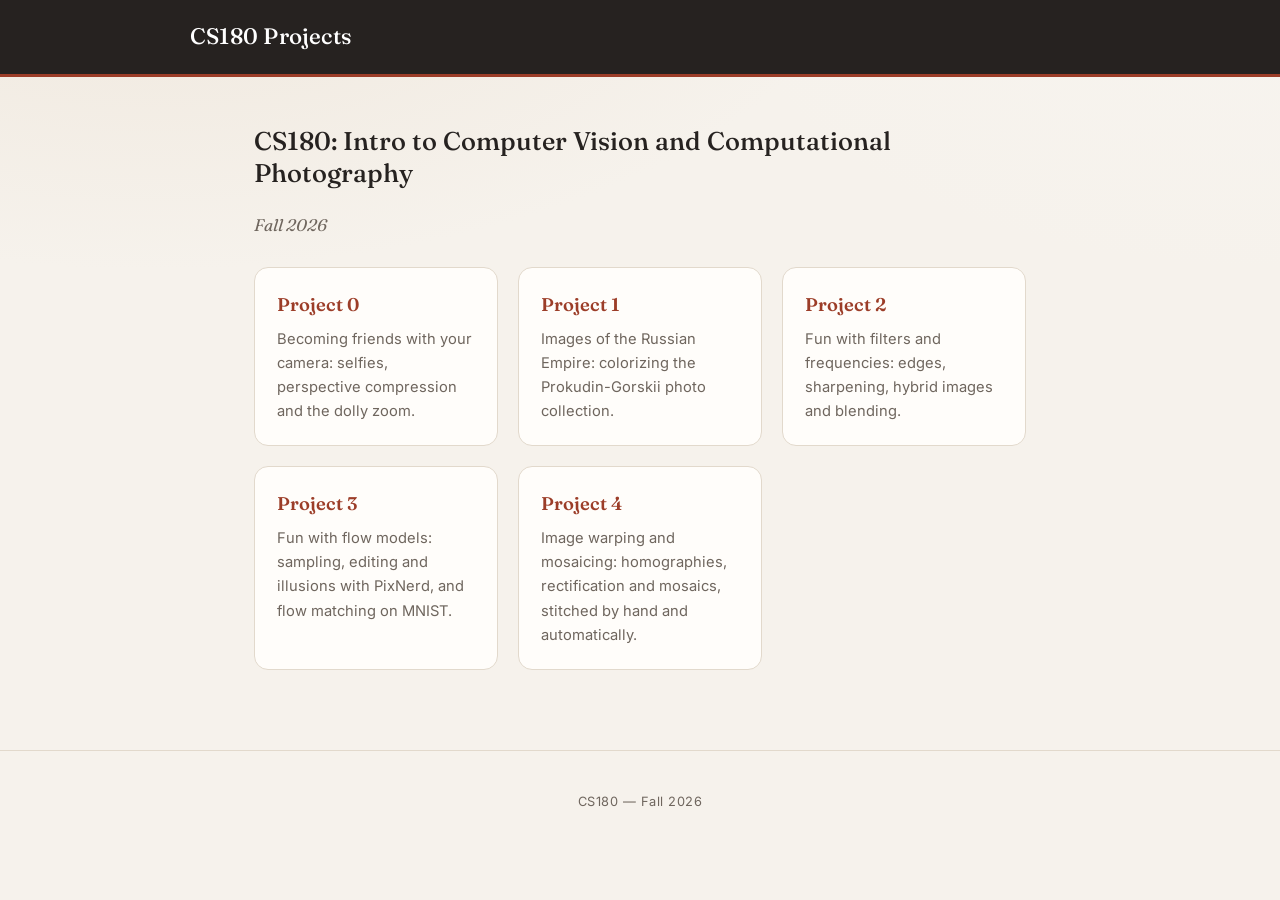
<file: index.html>
<!DOCTYPE html>
<html lang="en">

<head>
    <meta charset="UTF-8">
    <meta name="viewport" content="width=device-width, initial-scale=1.0">
    <title>Holly -- CS180 Projects</title>
    <link rel="stylesheet" href="cs180/style.css">
</head>

<body>

    <header class="site-header">
        <div class="header-inner">
            <h1 class="site-title"><a href="index.html">CS180 Projects</a></h1>
        </div>
    </header>

    <main>
        <h2 style="margin-top: 0; border: none;">CS180: Intro to Computer Vision and Computational Photography</h2>
        <p class="subtitle">Fall 2026</p>

        <div class="part-grid">
            <a class="part-card" href="cs180/project0/index.html">
                <h3>Project 0</h3>
                <p>Becoming friends with your camera: selfies, perspective compression and the dolly zoom.</p>
            </a>
            <a class="part-card" href="cs180/project1/index.html">
                <h3>Project 1</h3>
                <p>Images of the Russian Empire: colorizing the Prokudin-Gorskii photo collection.</p>
            </a>
            <a class="part-card" href="cs180/project2/index.html">
                <h3>Project 2</h3>
                <p>Fun with filters and frequencies: edges, sharpening, hybrid images and blending.</p>
            </a>
            <a class="part-card" href="cs180/project3/index.html">
                <h3>Project 3</h3>
                <p>Fun with flow models: sampling, editing and illusions with PixNerd, and flow matching on MNIST.</p>
            </a>
            <a class="part-card" href="cs180/project4/index.html">
                <h3>Project 4</h3>
                <p>Image warping and mosaicing: homographies, rectification and mosaics, stitched by hand and automatically.</p>
            </a>
        </div>
    </main>

    <footer class="site-footer">
        CS180 &mdash; Fall 2026
    </footer>

</body>

</html>
</file>
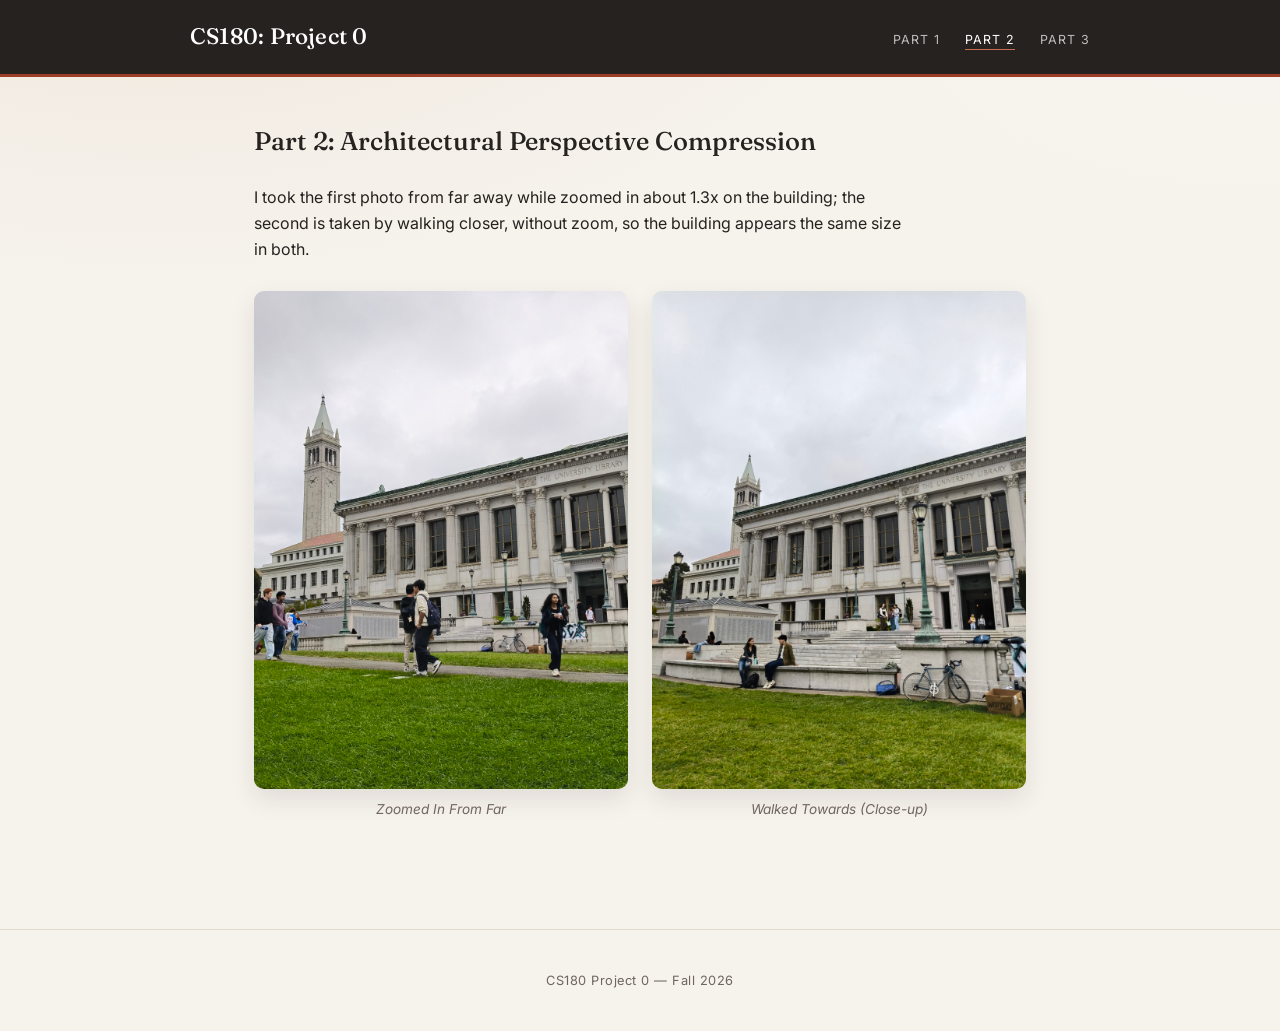
<file: part_2/index.html>
<!DOCTYPE html>
<html lang="en">

<head>
    <meta charset="UTF-8">
    <meta name="viewport" content="width=device-width, initial-scale=1.0">
    <title>Part 2 -- Architectural Perspective Compression</title>
    <link rel="stylesheet" href="../style.css">
</head>

<body>

    <header class="site-header">
        <div class="header-inner">
            <h1 class="site-title"><a href="../index.html">CS180: Project 0</a></h1>
            <nav class="site-nav">
                <a href="../index.html">Part 1</a>
                <a href="../part_2/index.html" class="active">Part 2</a>
                <a href="../part_3/index.html">Part 3</a>
            </nav>
        </div>
    </header>

    <main>
        <h2 style="margin-top: 0; border: none;">Part 2: Architectural Perspective Compression</h2>

        <p>
            I took the first photo from far away while zoomed in about 1.3x on the building; the
            second is taken by walking closer, without zoom, so the building appears the
            same size in both.
        </p>

        <div class="media-grid">
            <figure>
                <img src="media/part two zoomed in.jpg">
                <figcaption>Zoomed In From Far</figcaption>
            </figure>
            <figure>
                <img src="media/part two walked towards.jpg">
                <figcaption>Walked Towards (Close-up)</figcaption>
            </figure>
        </div>
    </main>

    <footer class="site-footer">
        CS180 Project 0 &mdash; Fall 2026
    </footer>

</body>

</html>
</file>
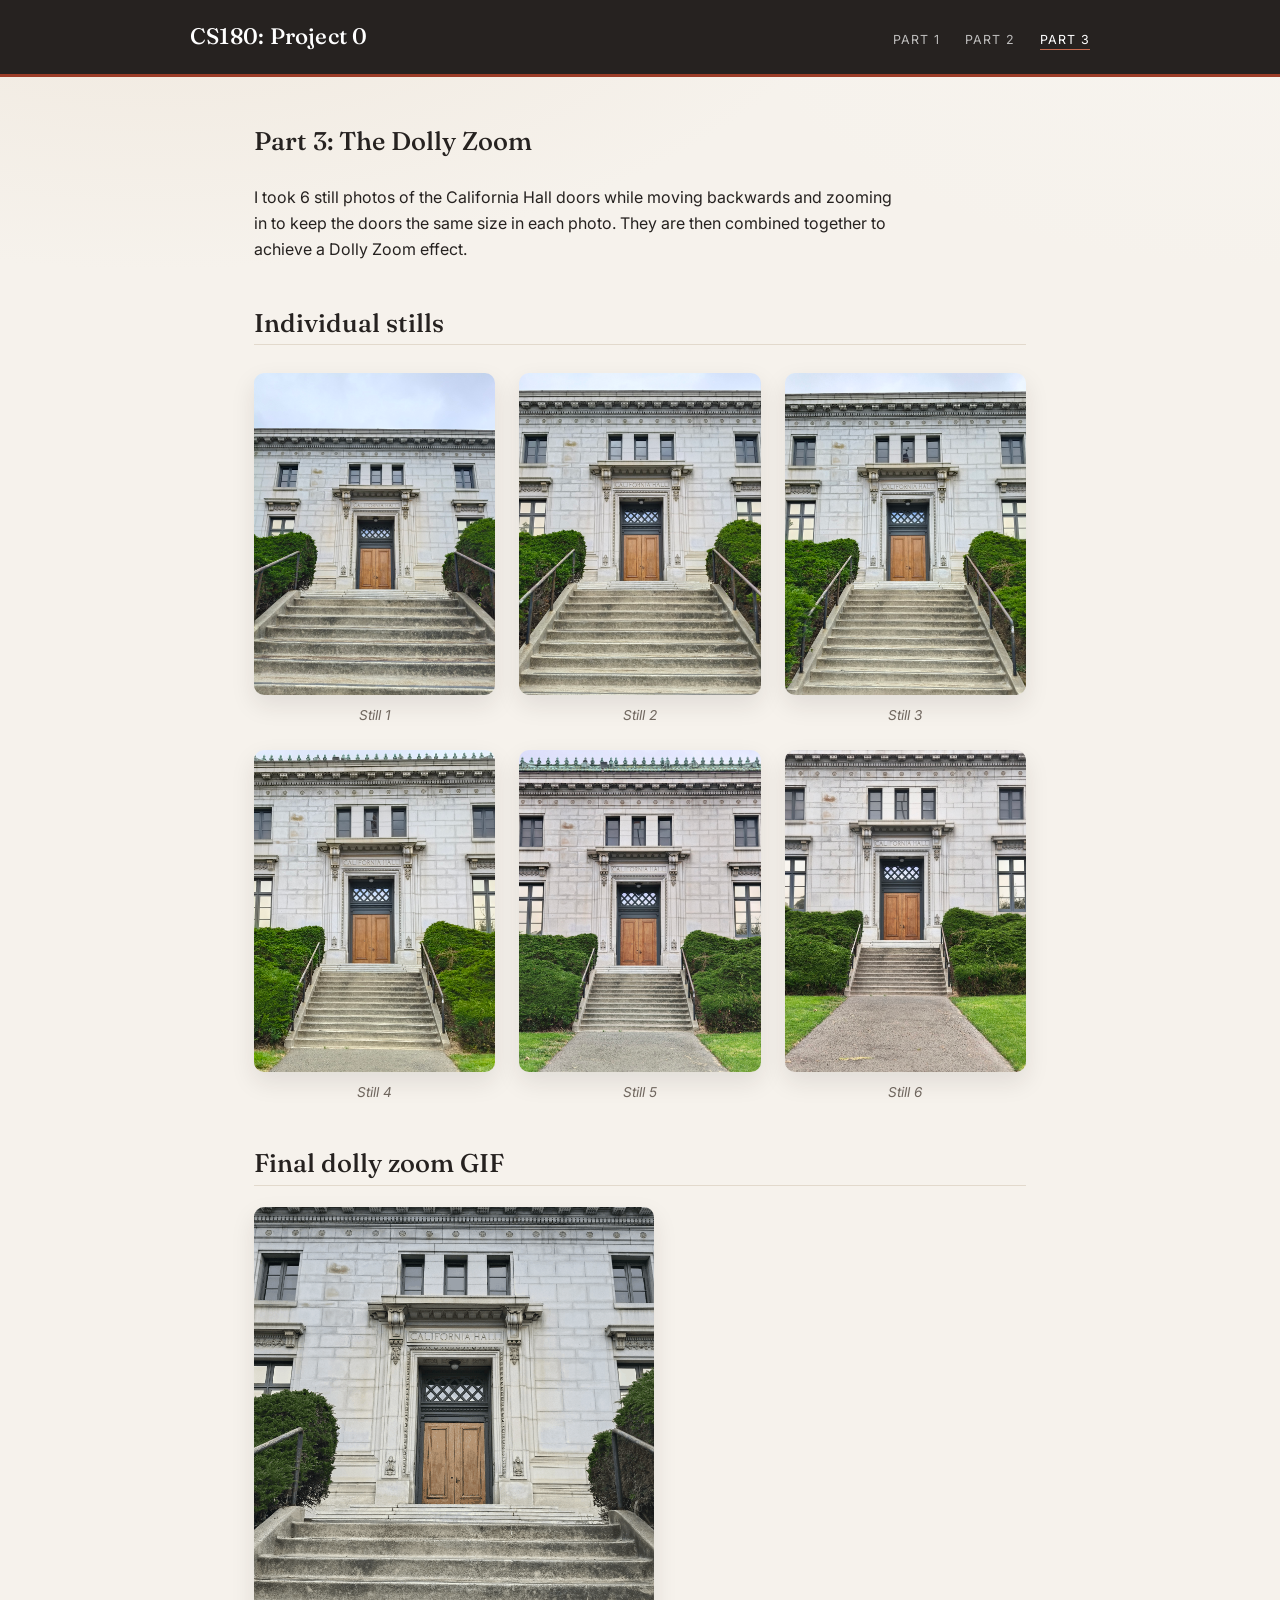
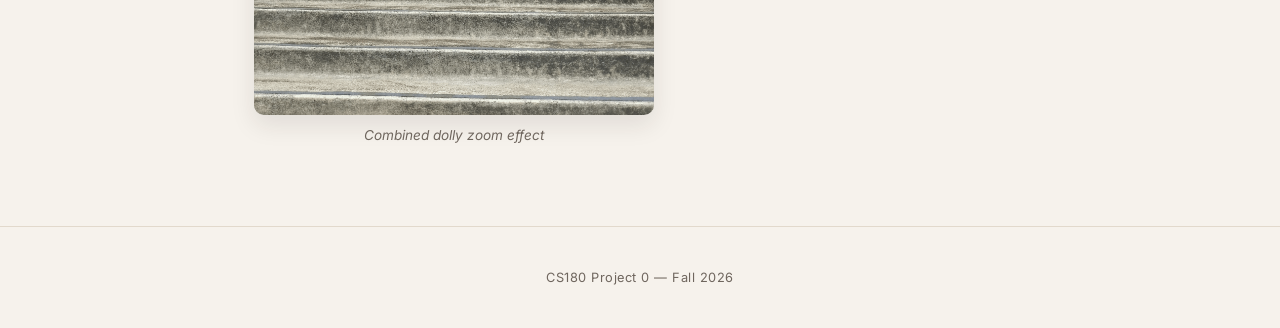
<file: part_3/index.html>
<!DOCTYPE html>
<html lang="en">

<head>
    <meta charset="UTF-8">
    <meta name="viewport" content="width=device-width, initial-scale=1.0">
    <title>Part 3 -- The Dolly Zoom</title>
    <link rel="stylesheet" href="../style.css">
</head>

<body>

    <header class="site-header">
        <div class="header-inner">
            <h1 class="site-title"><a href="../index.html">CS180: Project 0</a></h1>
            <nav class="site-nav">
                <a href="../index.html">Part 1</a>
                <a href="../part_2/index.html">Part 2</a>
                <a href="../part_3/index.html" class="active">Part 3</a>
            </nav>
        </div>
    </header>

    <main>
        <h2 style="margin-top: 0; border: none;">Part 3: The Dolly Zoom</h2>

        <p>
            I took 6 still photos of the California Hall doors while moving backwards and
            zooming in to keep the doors the same size in each photo. They are then combined 
            together to achieve a Dolly Zoom effect. 
        </p>

        <h2>Individual stills</h2>
        <div class="media-grid">
            <figure>
                <img src="media/part three 1.jpg">
                <figcaption>Still 1</figcaption>
            </figure>
            <figure>
                <img src="media/part three 2.jpg">
                <figcaption>Still 2</figcaption>
            </figure>
            <figure>
                <img src="media/part three 3.jpg">
                <figcaption>Still 3</figcaption>
            </figure>
            <figure>
                <img src="media/part three 4.jpg">
                <figcaption>Still 4</figcaption>
            </figure>
            <figure>
                <img src="media/part three 5.jpg">
                <figcaption>Still 5</figcaption>
            </figure>
            <figure>
                <img src="media/part three 6.jpg">
                <figcaption>Still 6</figcaption>
            </figure>
        </div>

        <h2>Final dolly zoom GIF</h2>
        <figure style="max-width: 400px;">
            <img src="media/part three final gif.gif">
            <figcaption>Combined dolly zoom effect</figcaption>
        </figure>
    </main>

    <footer class="site-footer">
        CS180 Project 0 &mdash; Fall 2026
    </footer>

</body>

</html>
</file>
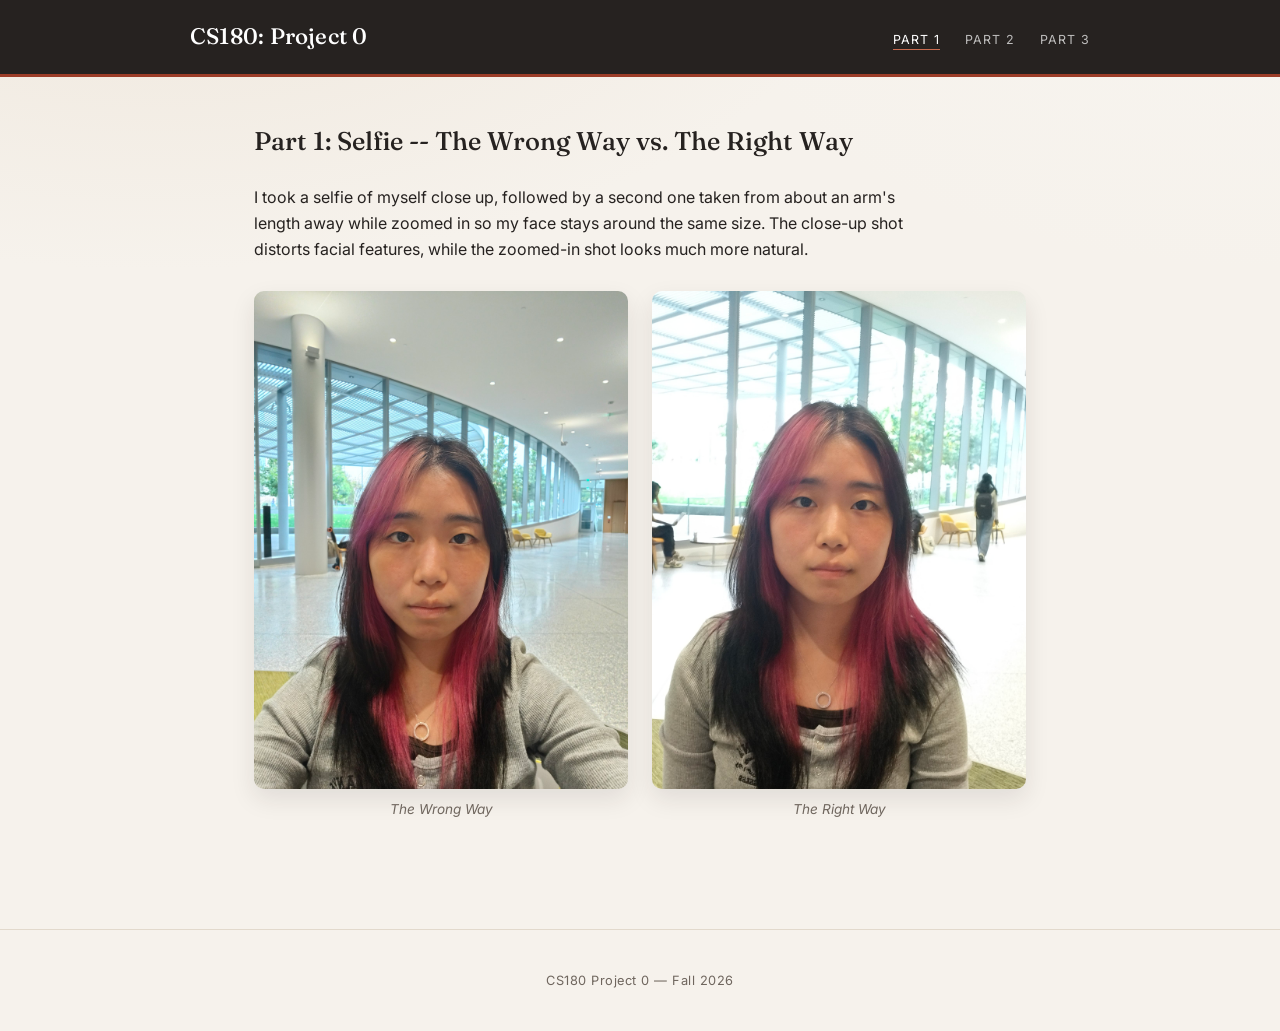
<file: cs180/project0/index.html>
<!DOCTYPE html>
<html lang="en">

<head>
    <meta charset="UTF-8">
    <meta name="viewport" content="width=device-width, initial-scale=1.0">
    <title>CS180 Project 0 -- Part 1: Selfie</title>
    <link rel="stylesheet" href="../style.css">
</head>

<body>

    <header class="site-header">
        <div class="header-inner">
            <h1 class="site-title"><a href="index.html">CS180: Project 0</a></h1>
            <nav class="site-nav">
                <a href="index.html" class="active">Part 1</a>
                <a href="part_2/index.html">Part 2</a>
                <a href="part_3/index.html">Part 3</a>
            </nav>
        </div>
    </header>

    <main>
        <h2 style="margin-top: 0; border: none;">Part 1: Selfie -- The Wrong Way vs. The Right Way</h2>
        <p>
            I took a selfie of myself close up, followed by a second one taken from about
            an arm's length away while zoomed in so my face stays around the same size.
            The close-up shot distorts facial features, while the zoomed-in shot looks
            much more natural.
        </p>
        <div class="media-grid">
            <figure>
                <img src="media/part one close.jpg" alt="Close-up selfie with distorted facial proportions">
                <figcaption>The Wrong Way</figcaption>
            </figure>
            <figure>
                <img src="media/part one far.jpg" alt="Selfie taken from farther back while zoomed in, natural proportions">
                <figcaption>The Right Way</figcaption>
            </figure>
        </div>
    </main>

    <footer class="site-footer">
        CS180 Project 0 &mdash; Fall 2026
    </footer>

</body>

</html>
</file>
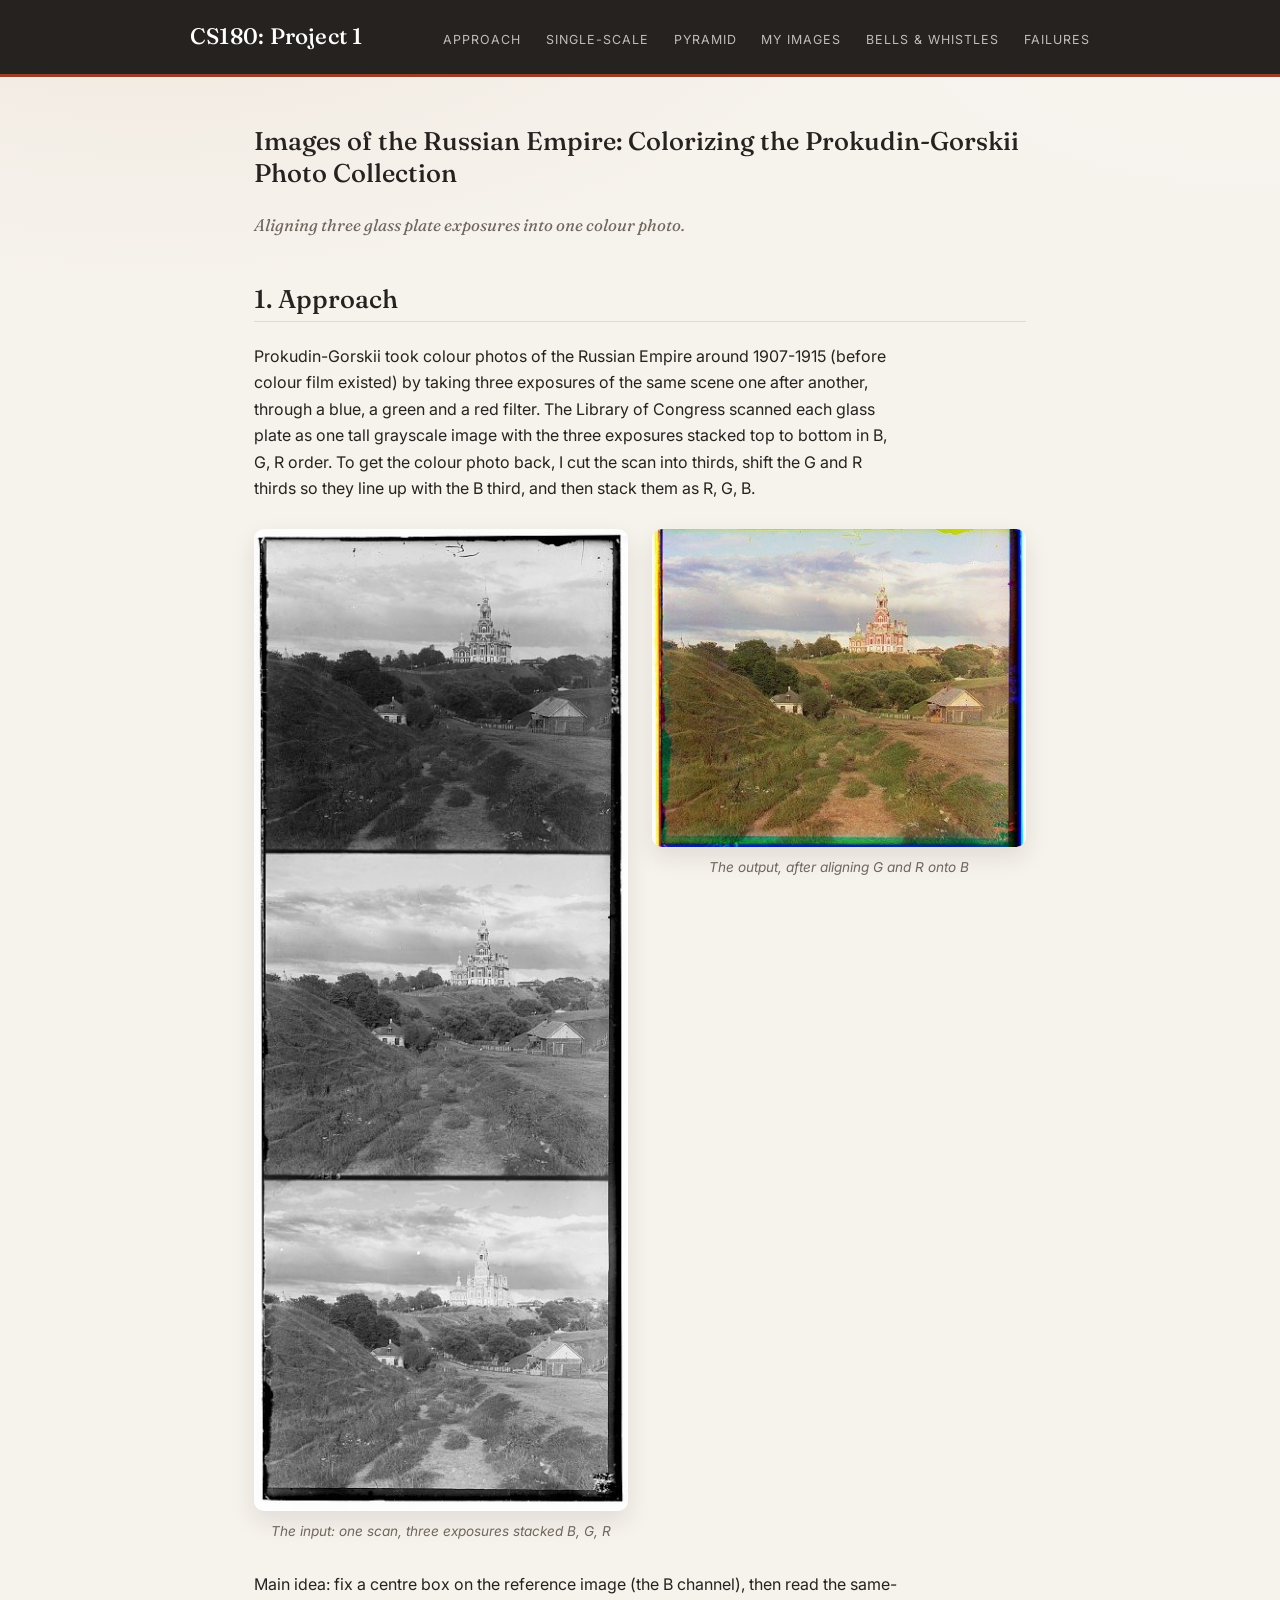
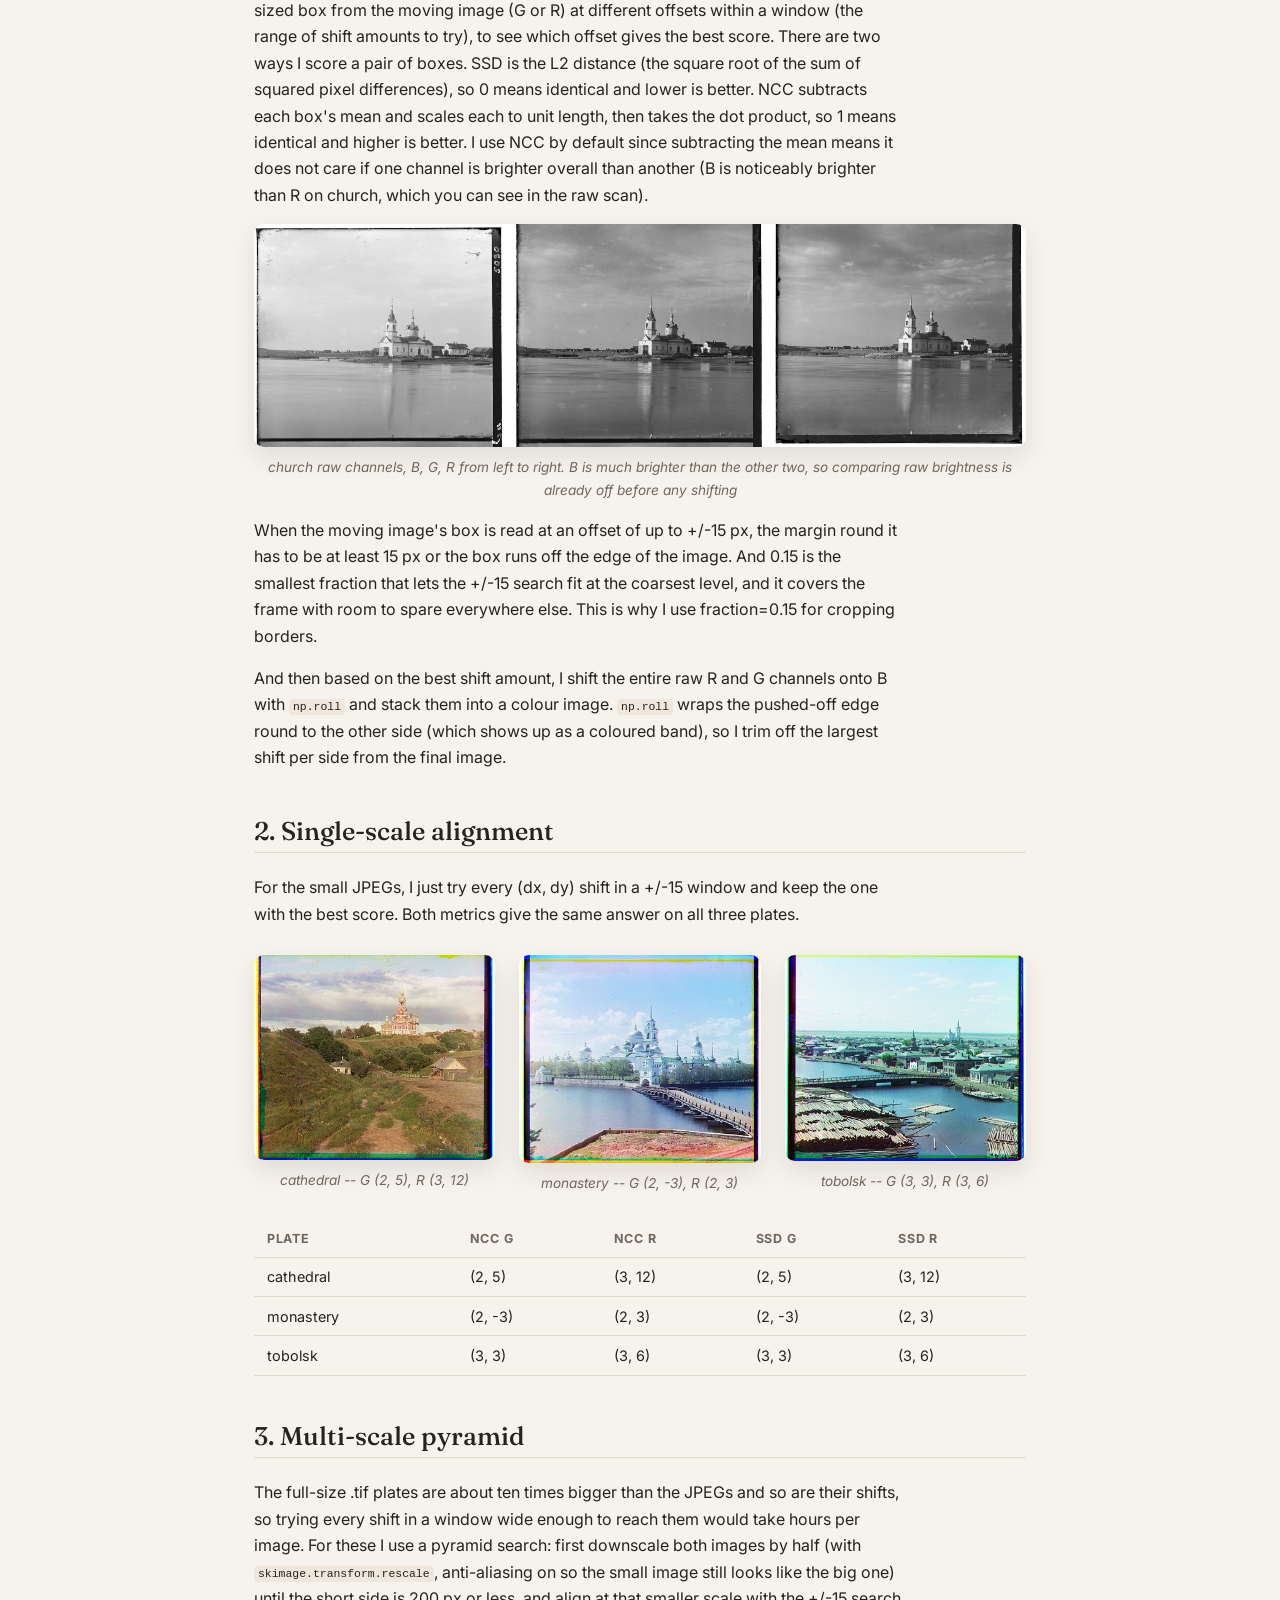
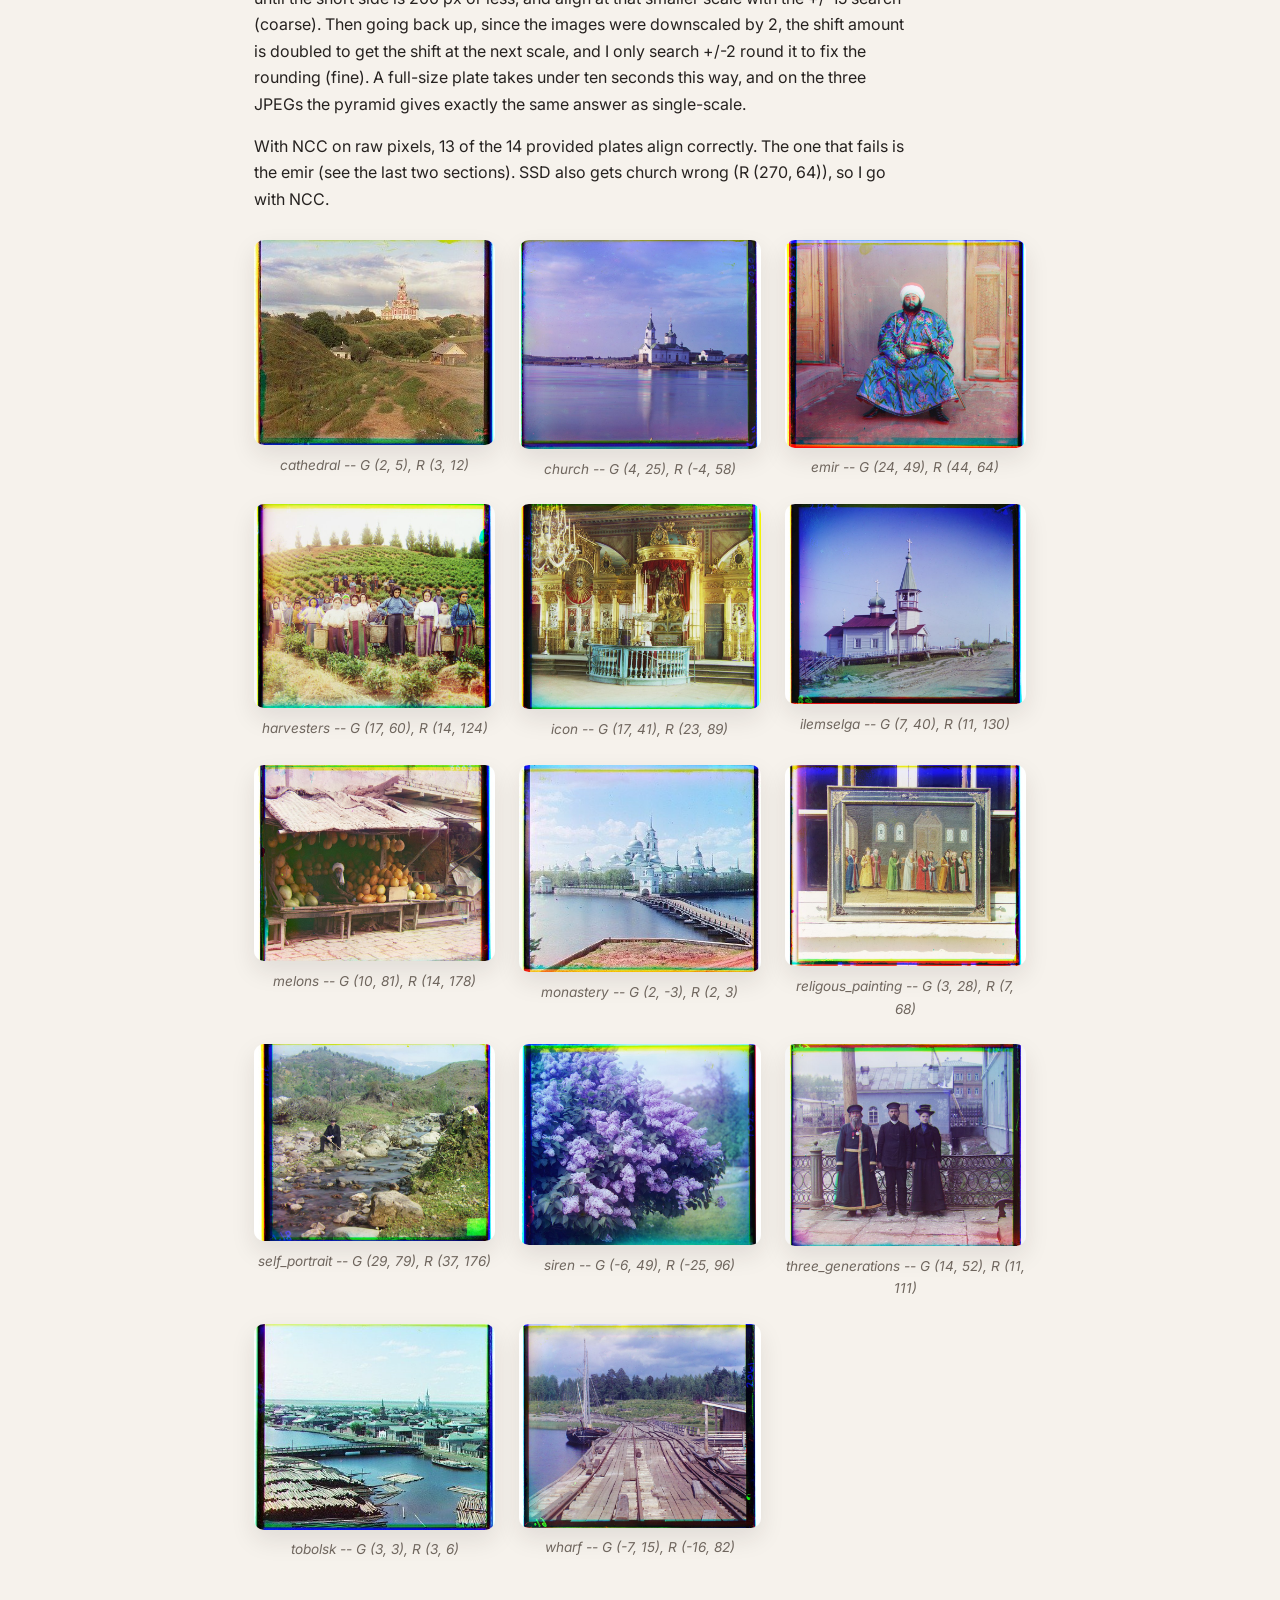
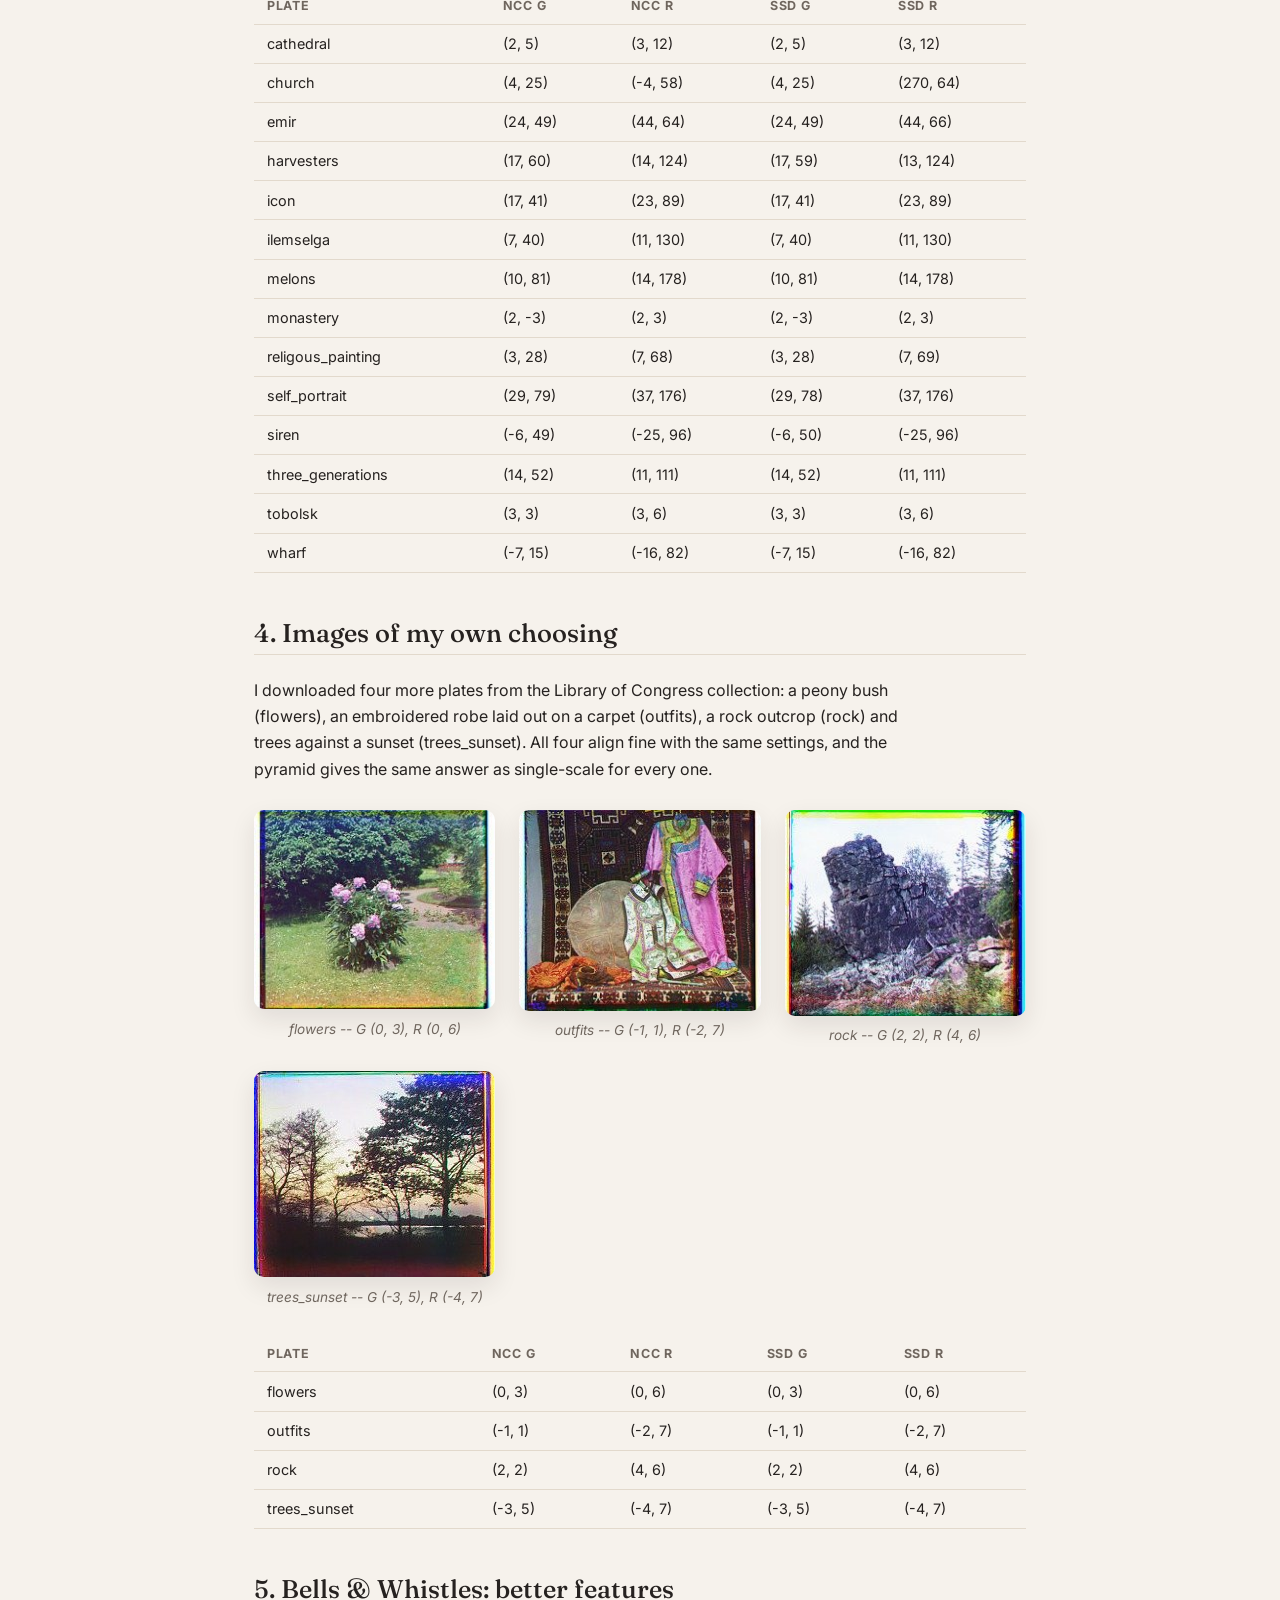
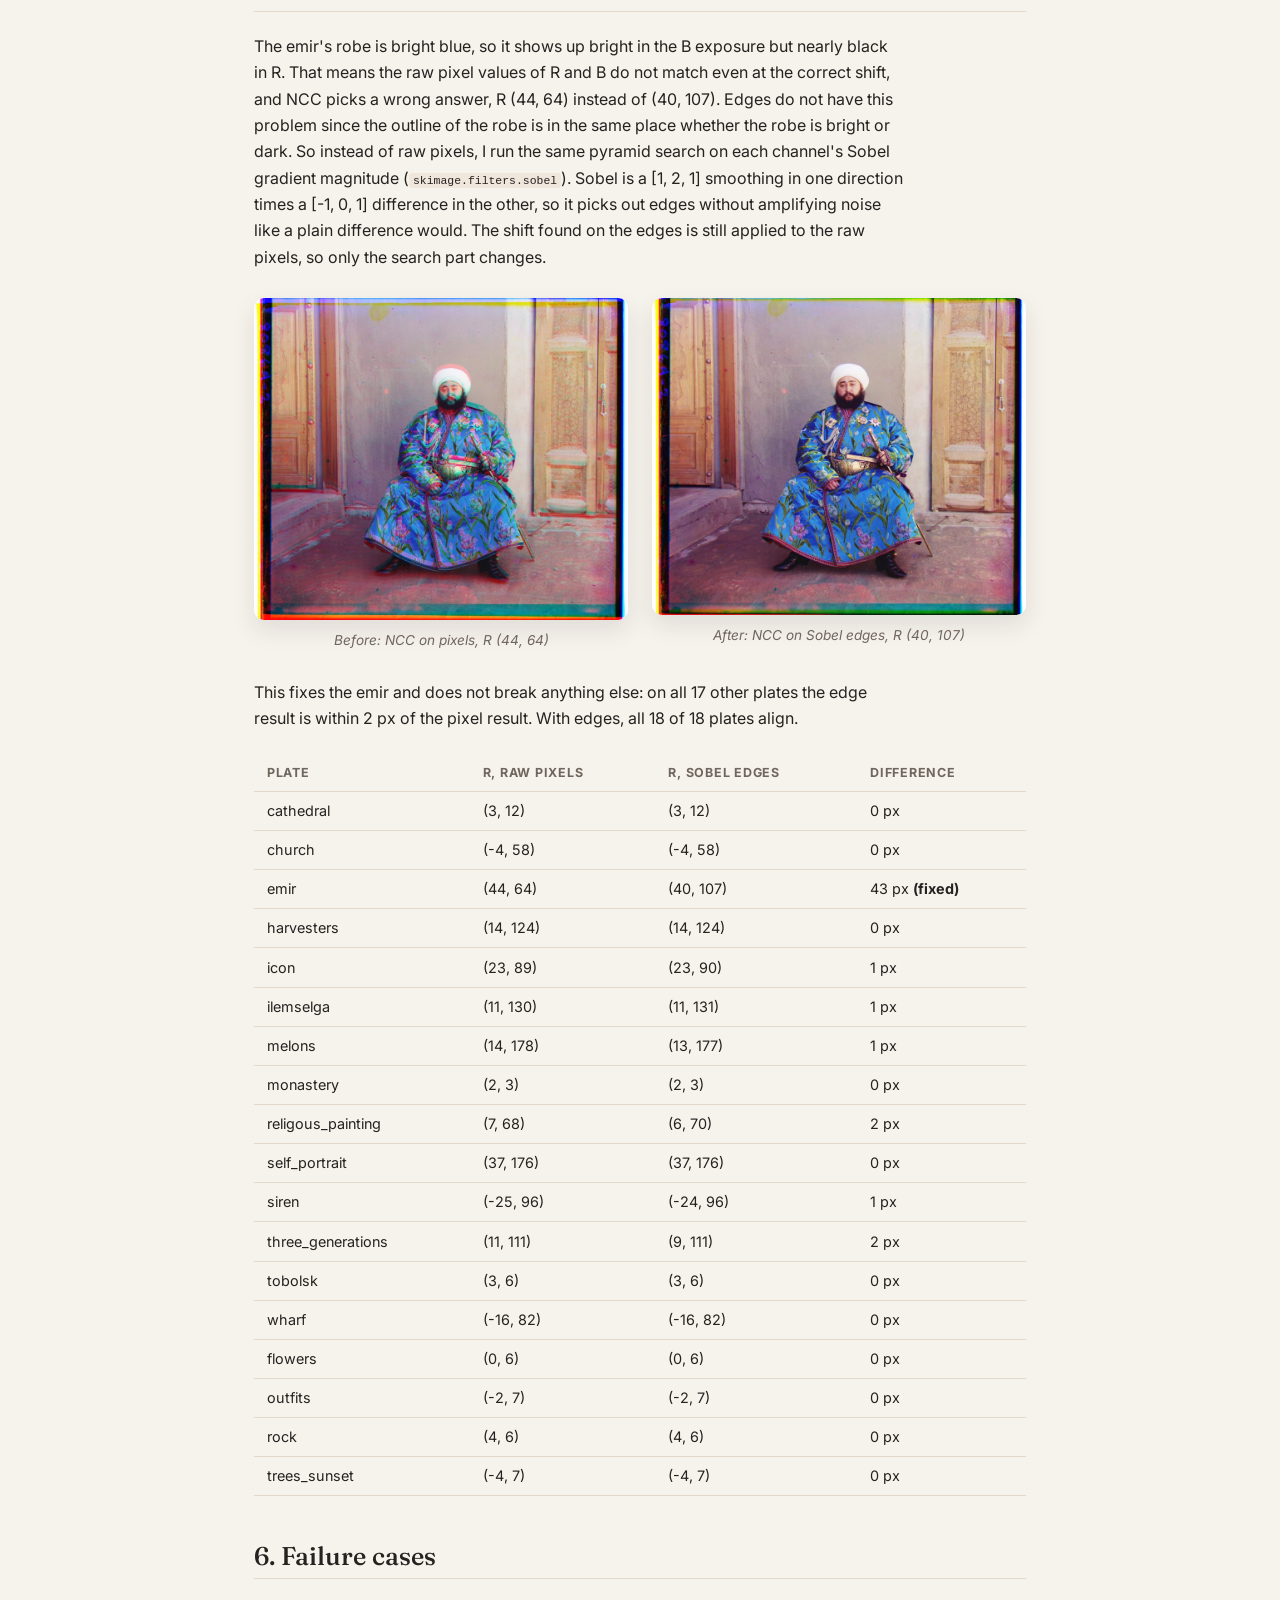
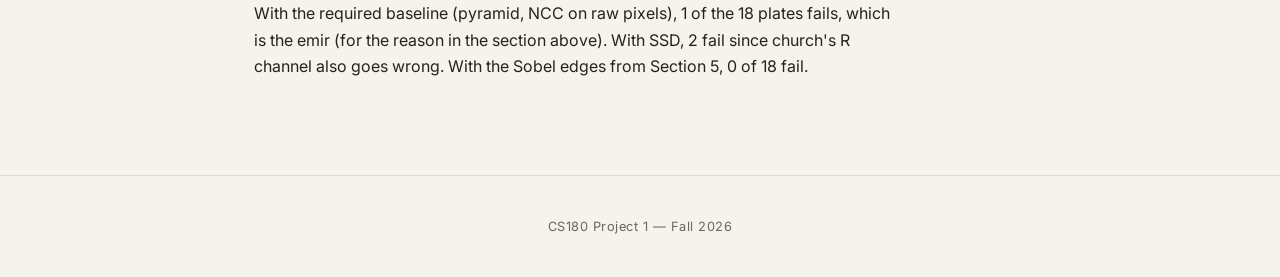
<file: cs180/project1/index.html>
<!DOCTYPE html>
<html lang="en">

<head>
    <meta charset="UTF-8">
    <meta name="viewport" content="width=device-width, initial-scale=1.0">
    <title>CS180 Project 1 -- Colorizing the Prokudin-Gorskii Photo Collection</title>
    <link rel="stylesheet" href="../style.css">
    <style>
        table { width: 100%; border-collapse: collapse; margin: 1.5rem 0; font-size: 0.9rem; }
        th, td { padding: 0.45rem 0.8rem; text-align: left; border-bottom: 1px solid var(--border); }
        th { font-size: 0.78rem; text-transform: uppercase; letter-spacing: 0.06em; color: var(--muted); }
        code { background: var(--bg-tint-a); padding: 0.1em 0.35em; border-radius: 4px; font-size: 0.88em; }
    </style>
</head>

<body>

    <header class="site-header">
        <div class="header-inner">
            <h1 class="site-title"><a href="index.html">CS180: Project 1</a></h1>
            <nav class="site-nav">
                <a href="#approach">Approach</a>
                <a href="#single-scale">Single-scale</a>
                <a href="#pyramid">Pyramid</a>
                <a href="#custom">My images</a>
                <a href="#bells">Bells &amp; Whistles</a>
                <a href="#failures">Failures</a>
            </nav>
        </div>
    </header>

    <main>
        <h2 style="margin-top: 0; border: none;">Images of the Russian Empire: Colorizing the Prokudin-Gorskii Photo Collection</h2>
        <p class="subtitle">Aligning three glass plate exposures into one colour photo.</p>

        <!-- ============================================================ -->
        <h2 id="approach">1. Approach</h2>

        <p>
            Prokudin-Gorskii took colour photos of the Russian Empire around 1907-1915 (before colour
            film existed) by taking three exposures of the same scene one after another, through a
            blue, a green and a red filter. The Library of Congress scanned each glass plate as one
            tall grayscale image with the three exposures stacked top to bottom in B, G, R order. To
            get the colour photo back, I cut the scan into thirds, shift the G and R thirds so they
            line up with the B third, and then stack them as R, G, B.
        </p>

        <div class="media-grid">
            <figure>
                <img src="media/cathedral_plate.jpg" alt="The raw cathedral scan">
                <figcaption>The input: one scan, three exposures stacked B, G, R</figcaption>
            </figure>
            <figure>
                <img src="media/pyramid_ncc/cathedral.jpg" alt="Cathedral aligned">
                <figcaption>The output, after aligning G and R onto B</figcaption>
            </figure>
        </div>

        <p>
            Main idea: fix a centre box on the reference image (the B channel), then read the
            same-sized box from the moving image (G or R) at different offsets within a window (the
            range of shift amounts to try), to see which offset gives the best score. There are two
            ways I score a pair of boxes. SSD is the L2 distance (the square root of the sum of
            squared pixel differences), so 0 means identical and lower is better. NCC subtracts each
            box's mean and scales each to unit length, then takes the dot product, so 1 means
            identical and higher is better. I use NCC by default since subtracting the mean means it
            does not care if one channel is brighter overall than another (B is noticeably brighter
            than R on church, which you can see in the raw scan).
        </p>
        <figure>
            <img src="media/church_channels.jpg" alt="church's B, G and R channels side by side">
            <figcaption>church raw channels, B, G, R from left to right. B is much brighter than the
            other two, so comparing raw brightness is already off before any shifting</figcaption>
        </figure>

        <p>
            When the moving image's box is read at an offset of up to +/-15 px, the margin round it has to 
            be at least 15 px or the box runs off the edge of the image. And 0.15 is the smallest fraction
            that lets the +/-15 search fit at the coarsest level, and it covers the frame with room to
            spare everywhere else. This is why I use fraction=0.15 for cropping borders.
        </p>
        <p>
            And then based on the best shift amount, I shift the entire raw R and G channels onto B
            with <code>np.roll</code> and stack them into a colour image. <code>np.roll</code> wraps
            the pushed-off edge round to the other side (which shows up as a coloured band), so I trim
            off the largest shift per side from the final image.
        </p>

        <!-- ============================================================ -->
        <h2 id="single-scale">2. Single-scale alignment</h2>

        <p>
            For the small JPEGs, I just try every (dx, dy) shift in a +/-15 window and keep the one
            with the best score. Both metrics give the same answer on all three plates.
        </p>

        <div class="media-grid">
            <figure>
                <img src="media/single_ncc/cathedral.jpg" alt="cathedral">
                <figcaption>cathedral -- G (2, 5), R (3, 12)</figcaption>
            </figure>
            <figure>
                <img src="media/single_ncc/monastery.jpg" alt="monastery">
                <figcaption>monastery -- G (2, -3), R (2, 3)</figcaption>
            </figure>
            <figure>
                <img src="media/single_ncc/tobolsk.jpg" alt="tobolsk">
                <figcaption>tobolsk -- G (3, 3), R (3, 6)</figcaption>
            </figure>
        </div>

        <table>
<thead><tr><th>plate</th><th>NCC G</th><th>NCC R</th><th>SSD G</th><th>SSD R</th></tr></thead>
<tbody>
<tr><td>cathedral</td><td>(2, 5)</td><td>(3, 12)</td><td>(2, 5)</td><td>(3, 12)</td></tr>
<tr><td>monastery</td><td>(2, -3)</td><td>(2, 3)</td><td>(2, -3)</td><td>(2, 3)</td></tr>
<tr><td>tobolsk</td><td>(3, 3)</td><td>(3, 6)</td><td>(3, 3)</td><td>(3, 6)</td></tr>
</tbody>
</table>

        <!-- ============================================================ -->
        <h2 id="pyramid">3. Multi-scale pyramid</h2>

        <p>
            The full-size .tif plates are about ten times bigger than the JPEGs and so are their
            shifts, so trying every shift in a window wide enough to reach them would take hours per
            image. For these I use a pyramid search: first downscale both images by half (with
            <code>skimage.transform.rescale</code>, anti-aliasing on so the small image still looks
            like the big one) until the short side is 200 px or less, and align at that smaller scale
            with the +/-15 search (coarse). Then going back up, since the images were downscaled by
            2, the shift amount is doubled to get the shift at the next scale, and I only search
            +/-2 round it to fix the rounding (fine). A full-size plate takes under ten seconds this
            way, and on the three JPEGs the pyramid gives exactly the same answer as single-scale.
        </p>
        <p>
            With NCC on raw pixels, 13 of the 14 provided plates align correctly. The one that fails
            is the emir (see the last two sections). SSD also gets church wrong (R (270, 64)), so I
            go with NCC.
        </p>

        <div class="media-grid">
            <figure>
                <img src="media/pyramid_ncc/cathedral.jpg" alt="cathedral">
                <figcaption>cathedral -- G (2, 5), R (3, 12)</figcaption>
            </figure>
            <figure>
                <img src="media/pyramid_ncc/church.jpg" alt="church">
                <figcaption>church -- G (4, 25), R (-4, 58)</figcaption>
            </figure>
            <figure>
                <img src="media/pyramid_ncc/emir.jpg" alt="emir">
                <figcaption>emir -- G (24, 49), R (44, 64)</figcaption>
            </figure>
            <figure>
                <img src="media/pyramid_ncc/harvesters.jpg" alt="harvesters">
                <figcaption>harvesters -- G (17, 60), R (14, 124)</figcaption>
            </figure>
            <figure>
                <img src="media/pyramid_ncc/icon.jpg" alt="icon">
                <figcaption>icon -- G (17, 41), R (23, 89)</figcaption>
            </figure>
            <figure>
                <img src="media/pyramid_ncc/ilemselga.jpg" alt="ilemselga">
                <figcaption>ilemselga -- G (7, 40), R (11, 130)</figcaption>
            </figure>
            <figure>
                <img src="media/pyramid_ncc/melons.jpg" alt="melons">
                <figcaption>melons -- G (10, 81), R (14, 178)</figcaption>
            </figure>
            <figure>
                <img src="media/pyramid_ncc/monastery.jpg" alt="monastery">
                <figcaption>monastery -- G (2, -3), R (2, 3)</figcaption>
            </figure>
            <figure>
                <img src="media/pyramid_ncc/religous_painting.jpg" alt="religous_painting">
                <figcaption>religous_painting -- G (3, 28), R (7, 68)</figcaption>
            </figure>
            <figure>
                <img src="media/pyramid_ncc/self_portrait.jpg" alt="self_portrait">
                <figcaption>self_portrait -- G (29, 79), R (37, 176)</figcaption>
            </figure>
            <figure>
                <img src="media/pyramid_ncc/siren.jpg" alt="siren">
                <figcaption>siren -- G (-6, 49), R (-25, 96)</figcaption>
            </figure>
            <figure>
                <img src="media/pyramid_ncc/three_generations.jpg" alt="three_generations">
                <figcaption>three_generations -- G (14, 52), R (11, 111)</figcaption>
            </figure>
            <figure>
                <img src="media/pyramid_ncc/tobolsk.jpg" alt="tobolsk">
                <figcaption>tobolsk -- G (3, 3), R (3, 6)</figcaption>
            </figure>
            <figure>
                <img src="media/pyramid_ncc/wharf.jpg" alt="wharf">
                <figcaption>wharf -- G (-7, 15), R (-16, 82)</figcaption>
            </figure>
        </div>

        <table>
<thead><tr><th>plate</th><th>NCC G</th><th>NCC R</th><th>SSD G</th><th>SSD R</th></tr></thead>
<tbody>
<tr><td>cathedral</td><td>(2, 5)</td><td>(3, 12)</td><td>(2, 5)</td><td>(3, 12)</td></tr>
<tr><td>church</td><td>(4, 25)</td><td>(-4, 58)</td><td>(4, 25)</td><td>(270, 64)</td></tr>
<tr><td>emir</td><td>(24, 49)</td><td>(44, 64)</td><td>(24, 49)</td><td>(44, 66)</td></tr>
<tr><td>harvesters</td><td>(17, 60)</td><td>(14, 124)</td><td>(17, 59)</td><td>(13, 124)</td></tr>
<tr><td>icon</td><td>(17, 41)</td><td>(23, 89)</td><td>(17, 41)</td><td>(23, 89)</td></tr>
<tr><td>ilemselga</td><td>(7, 40)</td><td>(11, 130)</td><td>(7, 40)</td><td>(11, 130)</td></tr>
<tr><td>melons</td><td>(10, 81)</td><td>(14, 178)</td><td>(10, 81)</td><td>(14, 178)</td></tr>
<tr><td>monastery</td><td>(2, -3)</td><td>(2, 3)</td><td>(2, -3)</td><td>(2, 3)</td></tr>
<tr><td>religous_painting</td><td>(3, 28)</td><td>(7, 68)</td><td>(3, 28)</td><td>(7, 69)</td></tr>
<tr><td>self_portrait</td><td>(29, 79)</td><td>(37, 176)</td><td>(29, 78)</td><td>(37, 176)</td></tr>
<tr><td>siren</td><td>(-6, 49)</td><td>(-25, 96)</td><td>(-6, 50)</td><td>(-25, 96)</td></tr>
<tr><td>three_generations</td><td>(14, 52)</td><td>(11, 111)</td><td>(14, 52)</td><td>(11, 111)</td></tr>
<tr><td>tobolsk</td><td>(3, 3)</td><td>(3, 6)</td><td>(3, 3)</td><td>(3, 6)</td></tr>
<tr><td>wharf</td><td>(-7, 15)</td><td>(-16, 82)</td><td>(-7, 15)</td><td>(-16, 82)</td></tr>
</tbody>
</table>

        <!-- ============================================================ -->
        <h2 id="custom">4. Images of my own choosing</h2>

        <p>
            I downloaded four more plates from the Library of Congress collection: a peony bush
            (flowers), an embroidered robe laid out on a carpet (outfits), a rock outcrop (rock) and
            trees against a sunset (trees_sunset). All four align fine with the same settings, and
            the pyramid gives the same answer as single-scale for every one.
        </p>

        <div class="media-grid">
            <figure>
                <img src="media/pyramid_ncc/flowers.jpg" alt="flowers">
                <figcaption>flowers -- G (0, 3), R (0, 6)</figcaption>
            </figure>
            <figure>
                <img src="media/pyramid_ncc/outfits.jpg" alt="outfits">
                <figcaption>outfits -- G (-1, 1), R (-2, 7)</figcaption>
            </figure>
            <figure>
                <img src="media/pyramid_ncc/rock.jpg" alt="rock">
                <figcaption>rock -- G (2, 2), R (4, 6)</figcaption>
            </figure>
            <figure>
                <img src="media/pyramid_ncc/trees_sunset.jpg" alt="trees_sunset">
                <figcaption>trees_sunset -- G (-3, 5), R (-4, 7)</figcaption>
            </figure>
        </div>

        <table>
<thead><tr><th>plate</th><th>NCC G</th><th>NCC R</th><th>SSD G</th><th>SSD R</th></tr></thead>
<tbody>
<tr><td>flowers</td><td>(0, 3)</td><td>(0, 6)</td><td>(0, 3)</td><td>(0, 6)</td></tr>
<tr><td>outfits</td><td>(-1, 1)</td><td>(-2, 7)</td><td>(-1, 1)</td><td>(-2, 7)</td></tr>
<tr><td>rock</td><td>(2, 2)</td><td>(4, 6)</td><td>(2, 2)</td><td>(4, 6)</td></tr>
<tr><td>trees_sunset</td><td>(-3, 5)</td><td>(-4, 7)</td><td>(-3, 5)</td><td>(-4, 7)</td></tr>
</tbody>
</table>

        <!-- ============================================================ -->
        <h2 id="bells">5. Bells &amp; Whistles: better features</h2>

        <p>
            The emir's robe is bright blue, so it shows up bright in the B exposure but nearly black
            in R. That means the raw pixel values of R and B do not match even at the correct shift,
            and NCC picks a wrong answer, R (44, 64) instead of (40, 107). Edges do not have this
            problem since the outline of the robe is in the same place whether the robe is bright or
            dark. So instead of raw pixels, I run the same pyramid search on each channel's Sobel
            gradient magnitude (<code>skimage.filters.sobel</code>). Sobel is a [1, 2, 1] smoothing
            in one direction times a [-1, 0, 1] difference in the other, so it picks out edges
            without amplifying noise like a plain difference would. The shift found on the edges is
            still applied to the raw pixels, so only the search part changes.
        </p>

        <div class="media-grid">
            <figure>
                <img src="media/pyramid_ncc/emir.jpg" alt="emir on raw pixels, misaligned">
                <figcaption>Before: NCC on pixels, R (44, 64)</figcaption>
            </figure>
            <figure>
                <img src="media/pyramid_ncc_edges/emir.jpg" alt="emir on sobel edges, aligned">
                <figcaption>After: NCC on Sobel edges, R (40, 107)</figcaption>
            </figure>
        </div>

        <p>
            This fixes the emir and does not break anything else: on all 17 other plates the edge
            result is within 2 px of the pixel result. With edges, all 18 of 18 plates align.
        </p>

        <table>
<thead><tr><th>plate</th><th>R, raw pixels</th><th>R, sobel edges</th><th>difference</th></tr></thead>
<tbody>
<tr><td>cathedral</td><td>(3, 12)</td><td>(3, 12)</td><td>0 px</td></tr>
<tr><td>church</td><td>(-4, 58)</td><td>(-4, 58)</td><td>0 px</td></tr>
<tr><td>emir</td><td>(44, 64)</td><td>(40, 107)</td><td>43 px <strong>(fixed)</strong></td></tr>
<tr><td>harvesters</td><td>(14, 124)</td><td>(14, 124)</td><td>0 px</td></tr>
<tr><td>icon</td><td>(23, 89)</td><td>(23, 90)</td><td>1 px</td></tr>
<tr><td>ilemselga</td><td>(11, 130)</td><td>(11, 131)</td><td>1 px</td></tr>
<tr><td>melons</td><td>(14, 178)</td><td>(13, 177)</td><td>1 px</td></tr>
<tr><td>monastery</td><td>(2, 3)</td><td>(2, 3)</td><td>0 px</td></tr>
<tr><td>religous_painting</td><td>(7, 68)</td><td>(6, 70)</td><td>2 px</td></tr>
<tr><td>self_portrait</td><td>(37, 176)</td><td>(37, 176)</td><td>0 px</td></tr>
<tr><td>siren</td><td>(-25, 96)</td><td>(-24, 96)</td><td>1 px</td></tr>
<tr><td>three_generations</td><td>(11, 111)</td><td>(9, 111)</td><td>2 px</td></tr>
<tr><td>tobolsk</td><td>(3, 6)</td><td>(3, 6)</td><td>0 px</td></tr>
<tr><td>wharf</td><td>(-16, 82)</td><td>(-16, 82)</td><td>0 px</td></tr>
<tr><td>flowers</td><td>(0, 6)</td><td>(0, 6)</td><td>0 px</td></tr>
<tr><td>outfits</td><td>(-2, 7)</td><td>(-2, 7)</td><td>0 px</td></tr>
<tr><td>rock</td><td>(4, 6)</td><td>(4, 6)</td><td>0 px</td></tr>
<tr><td>trees_sunset</td><td>(-4, 7)</td><td>(-4, 7)</td><td>0 px</td></tr>
</tbody>
</table>

        <!-- ============================================================ -->
        <h2 id="failures">6. Failure cases</h2>

        <p>
            With the required baseline (pyramid, NCC on raw pixels), 1 of the 18 plates fails, which
            is the emir (for the reason in the section above). With SSD, 2 fail since church's R
            channel also goes wrong. With the Sobel edges from Section 5, 0 of 18 fail.
        </p>
    </main>

    <footer class="site-footer">
        CS180 Project 1 &mdash; Fall 2026
    </footer>

</body>

</html>
</file>
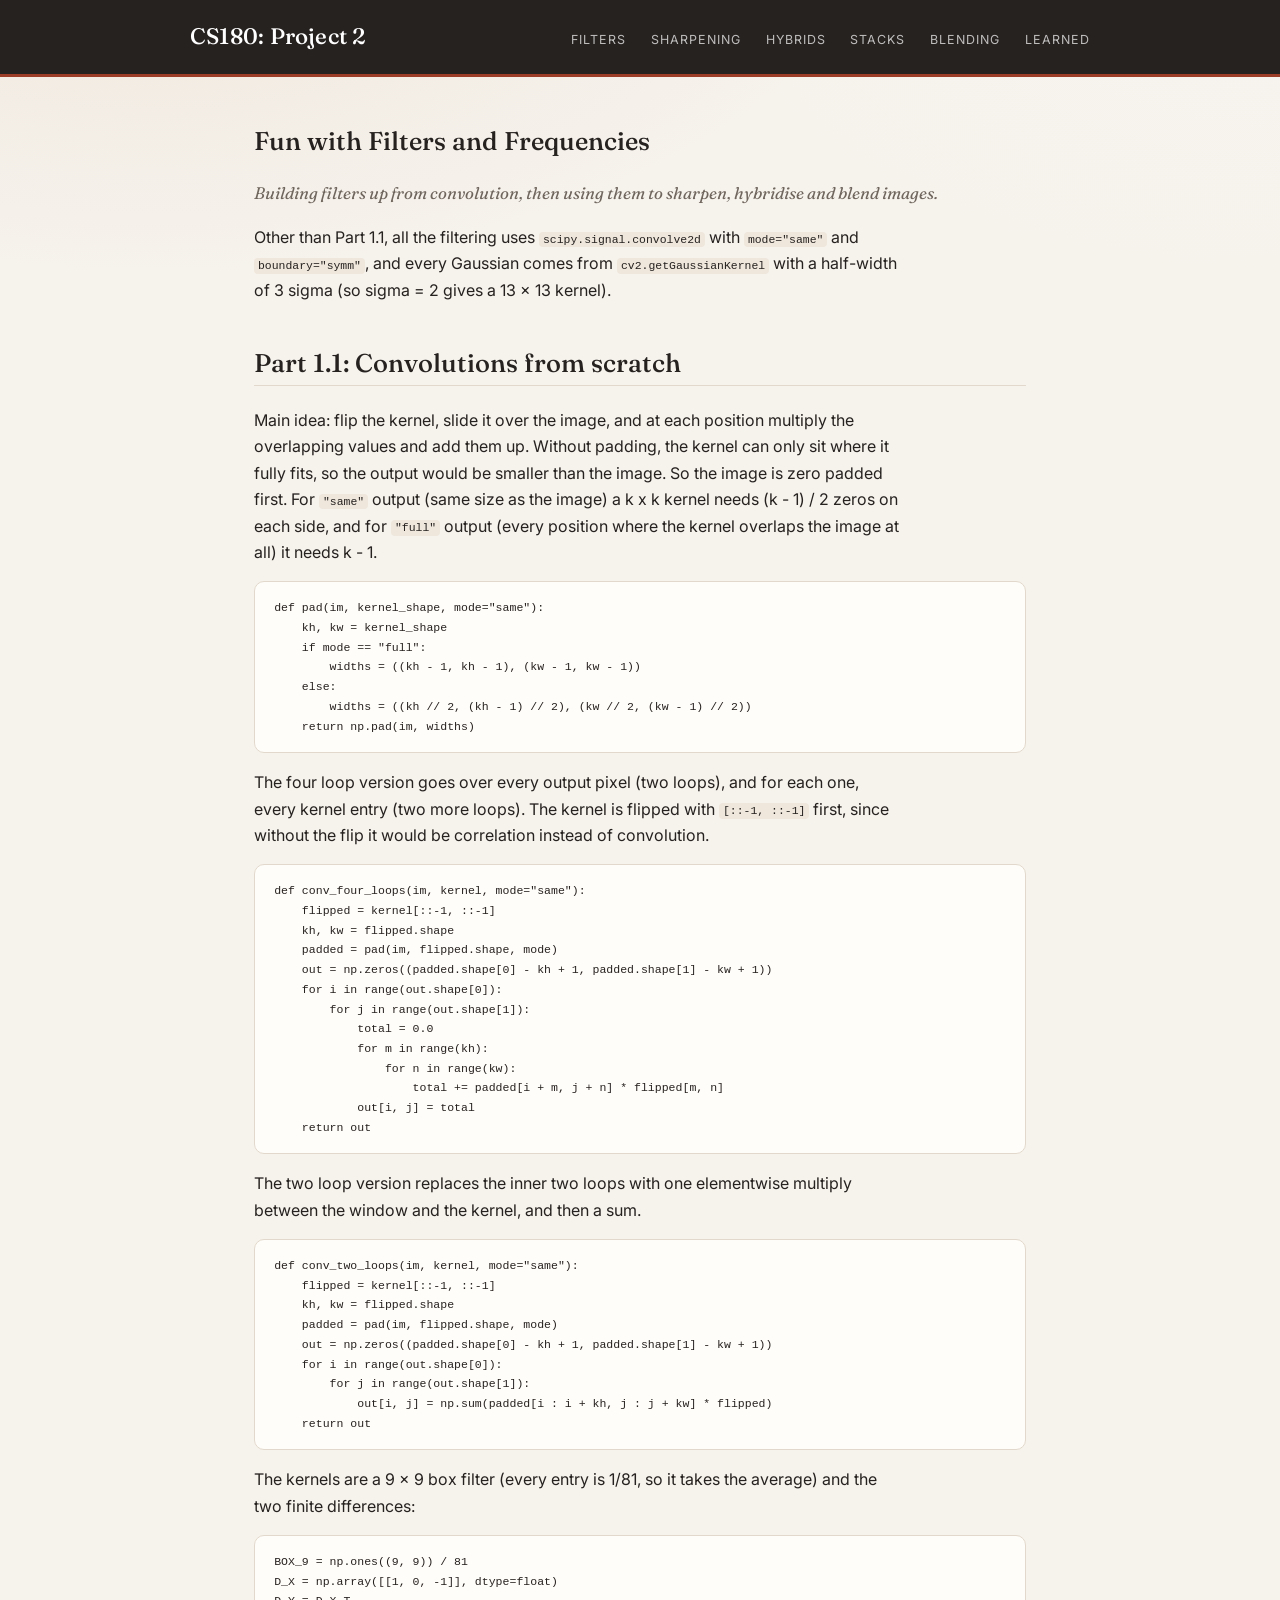
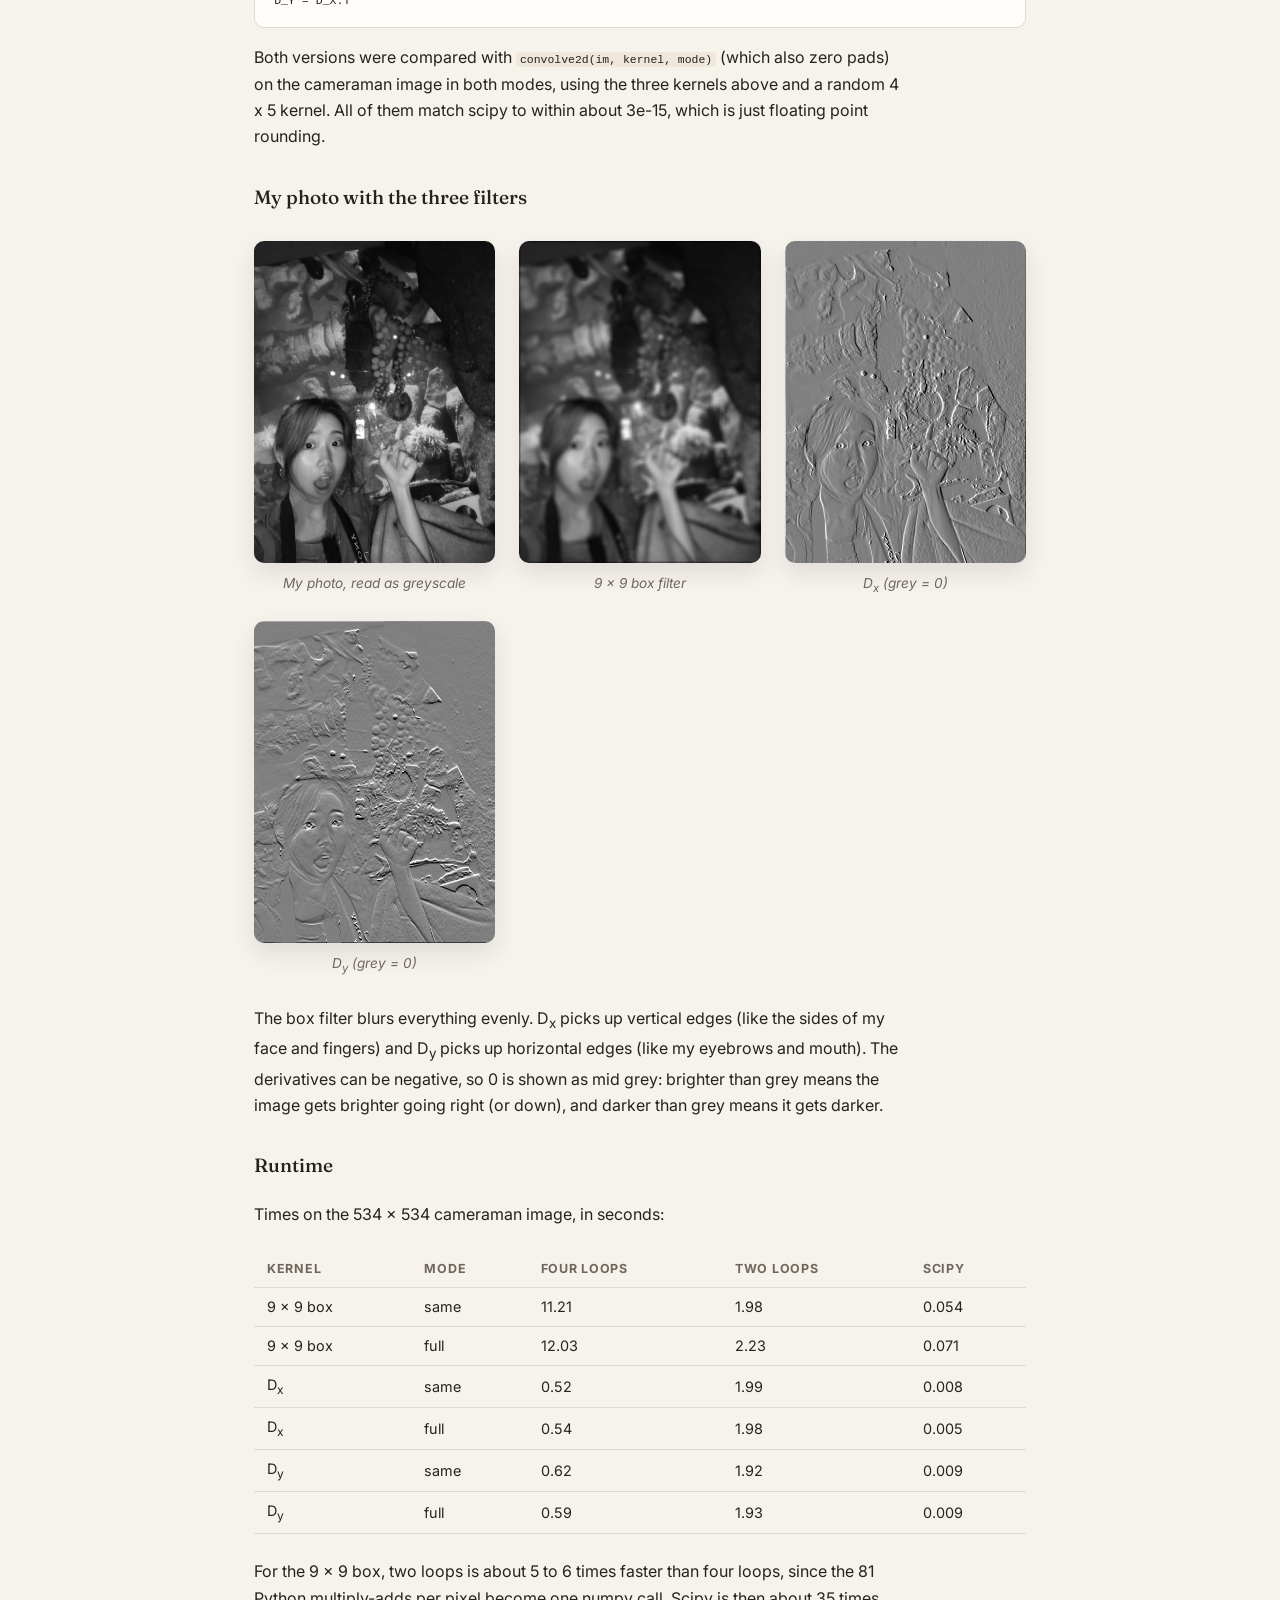
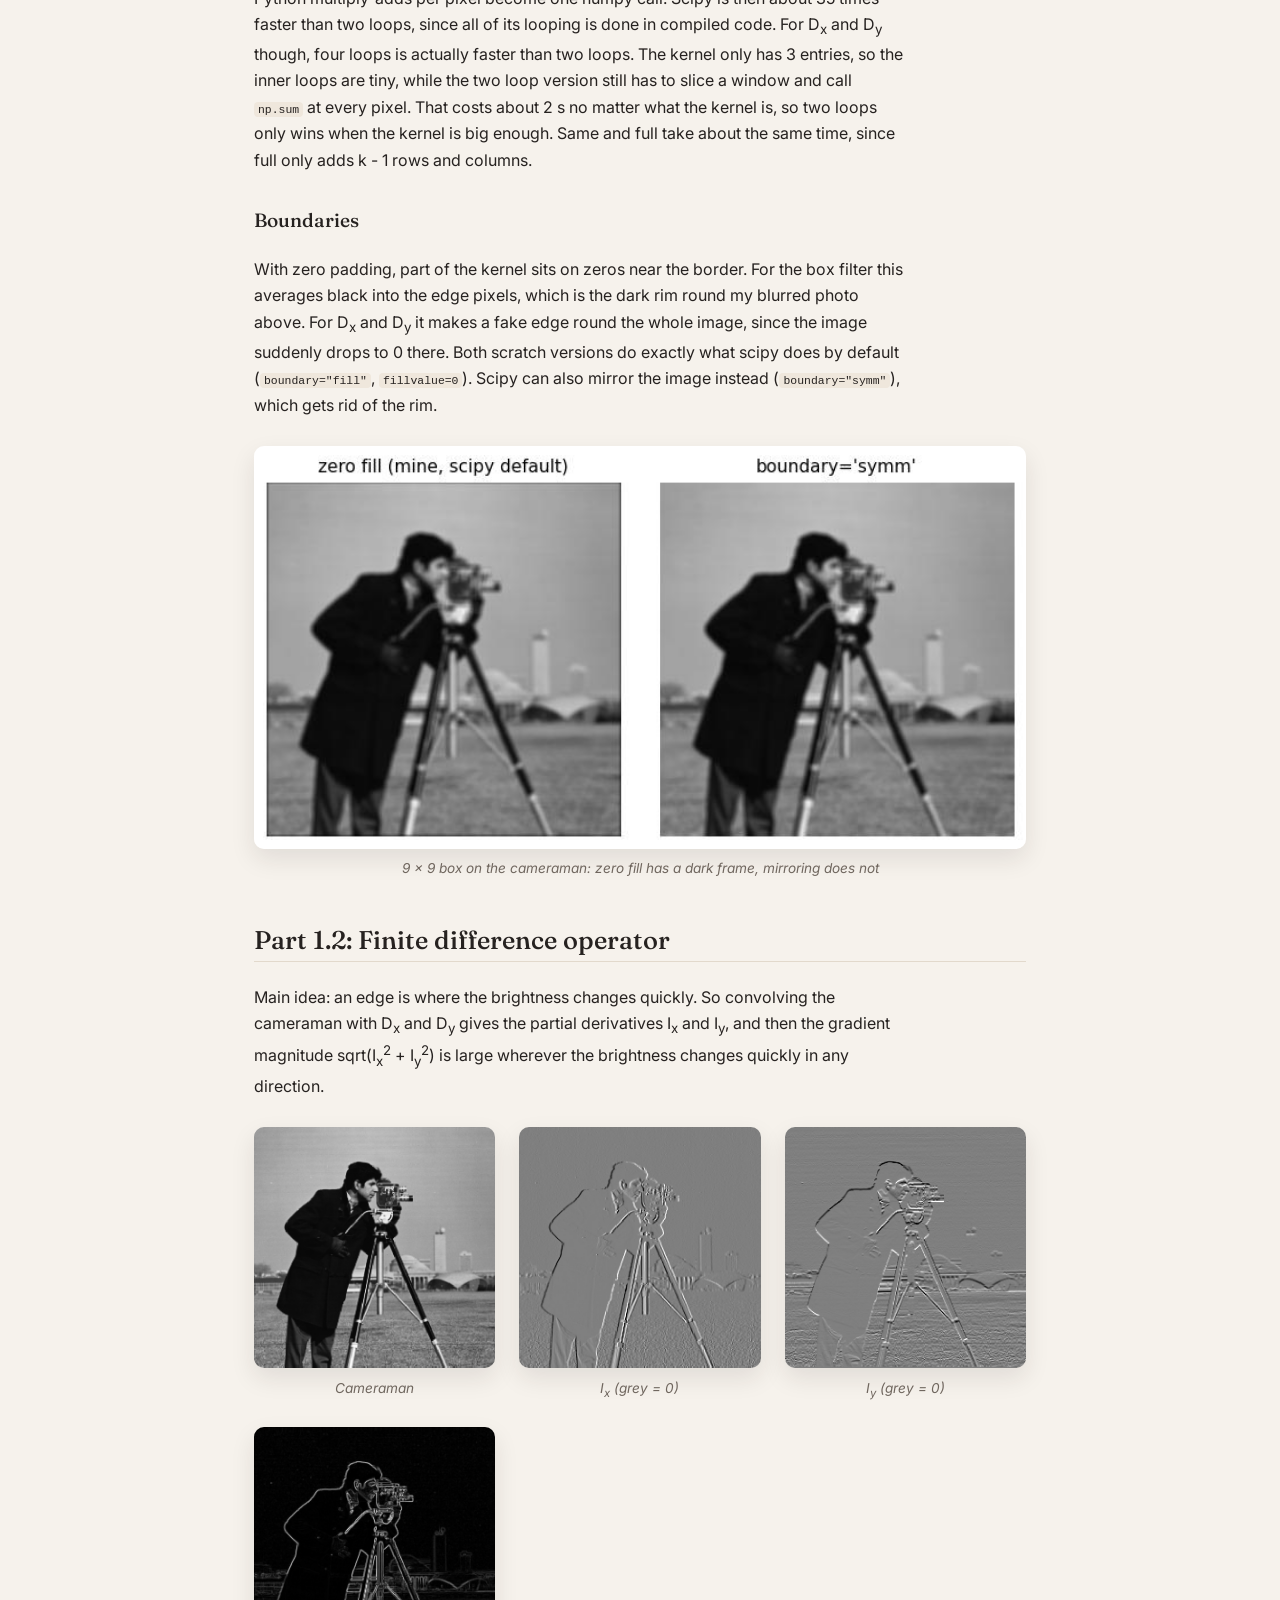
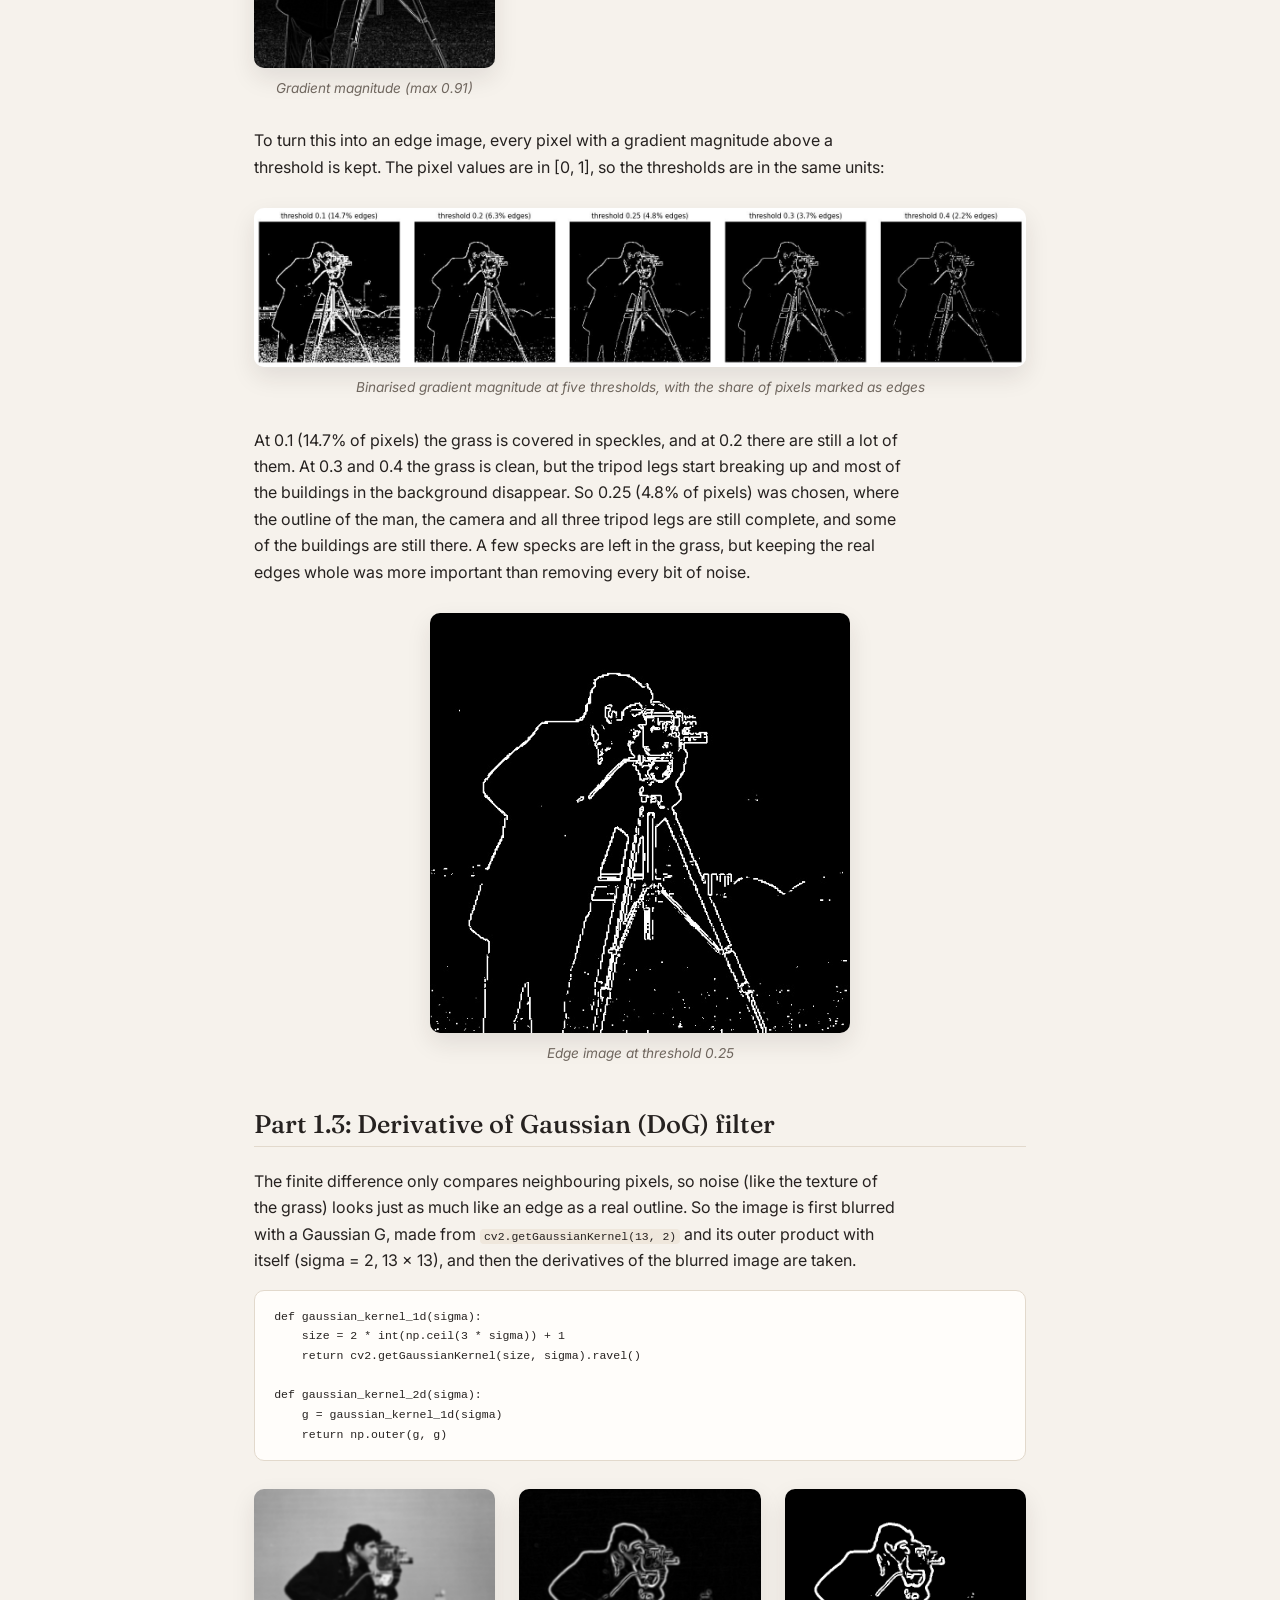
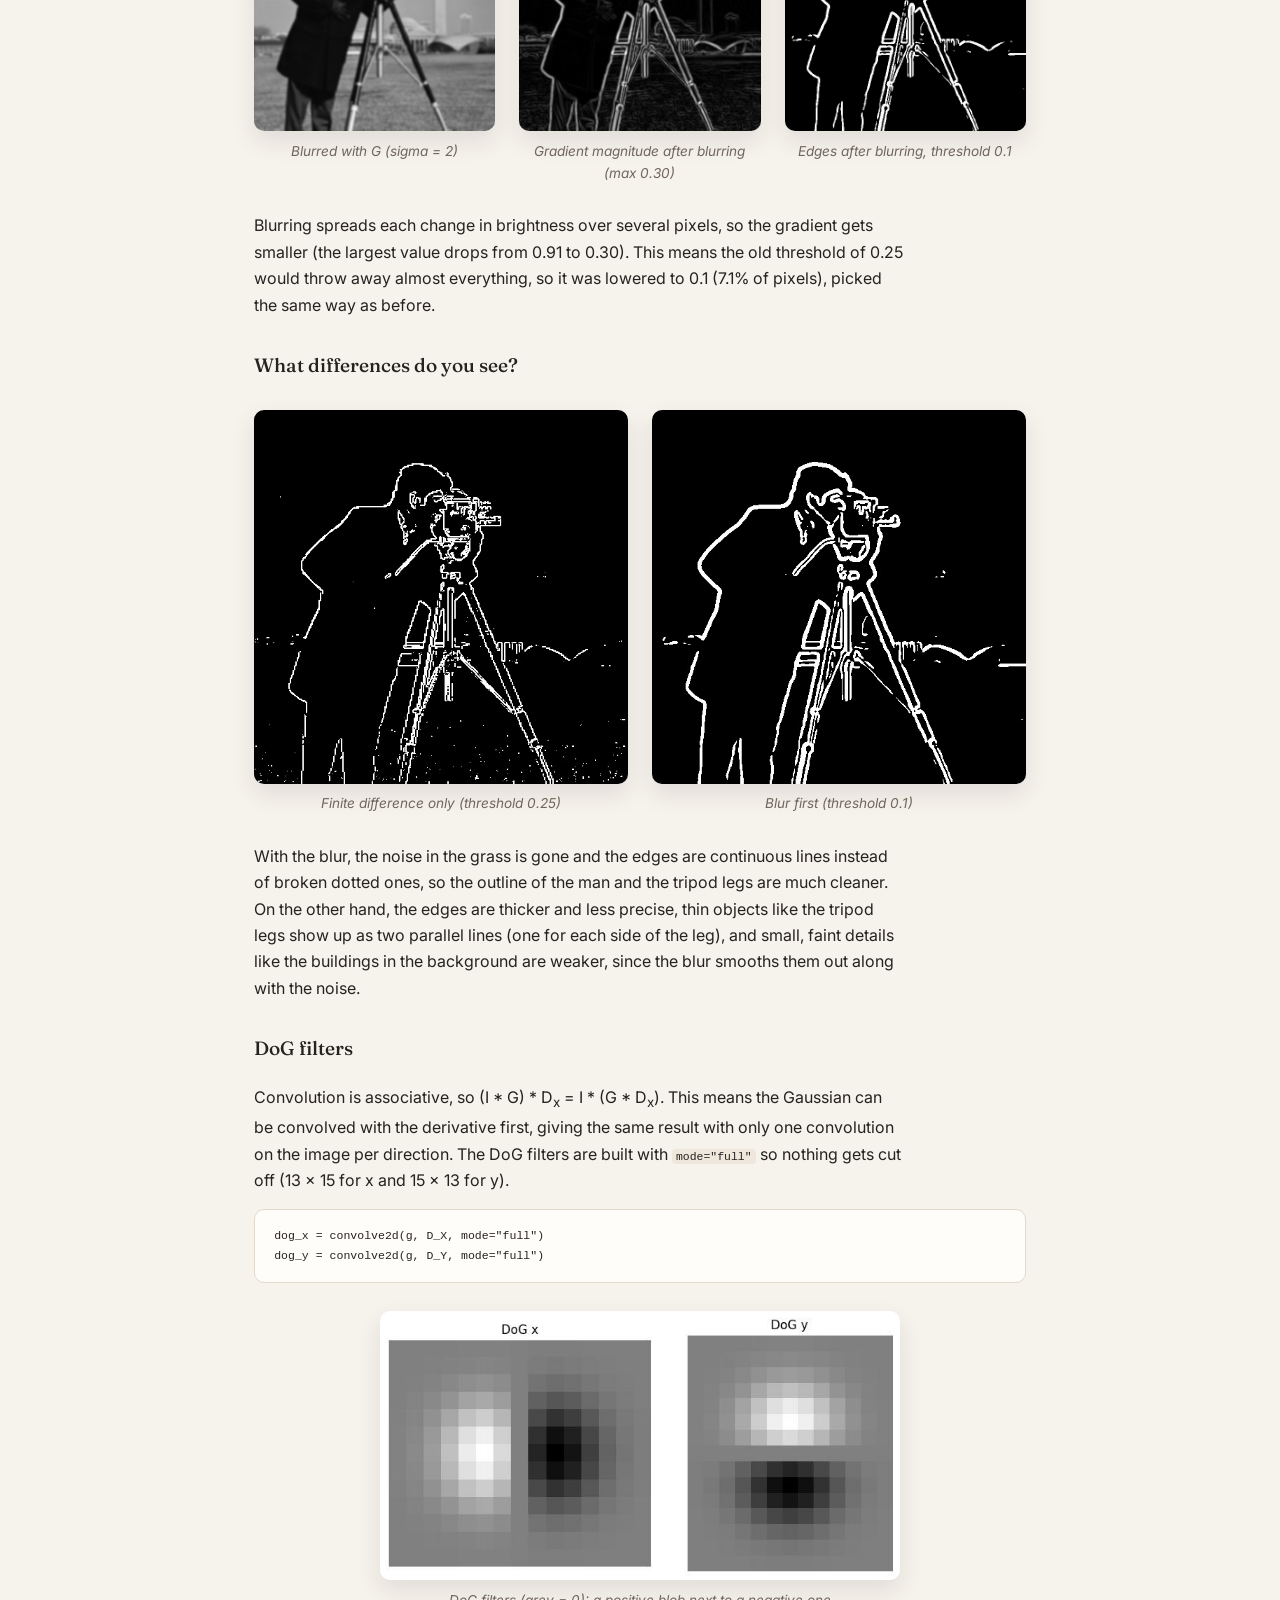
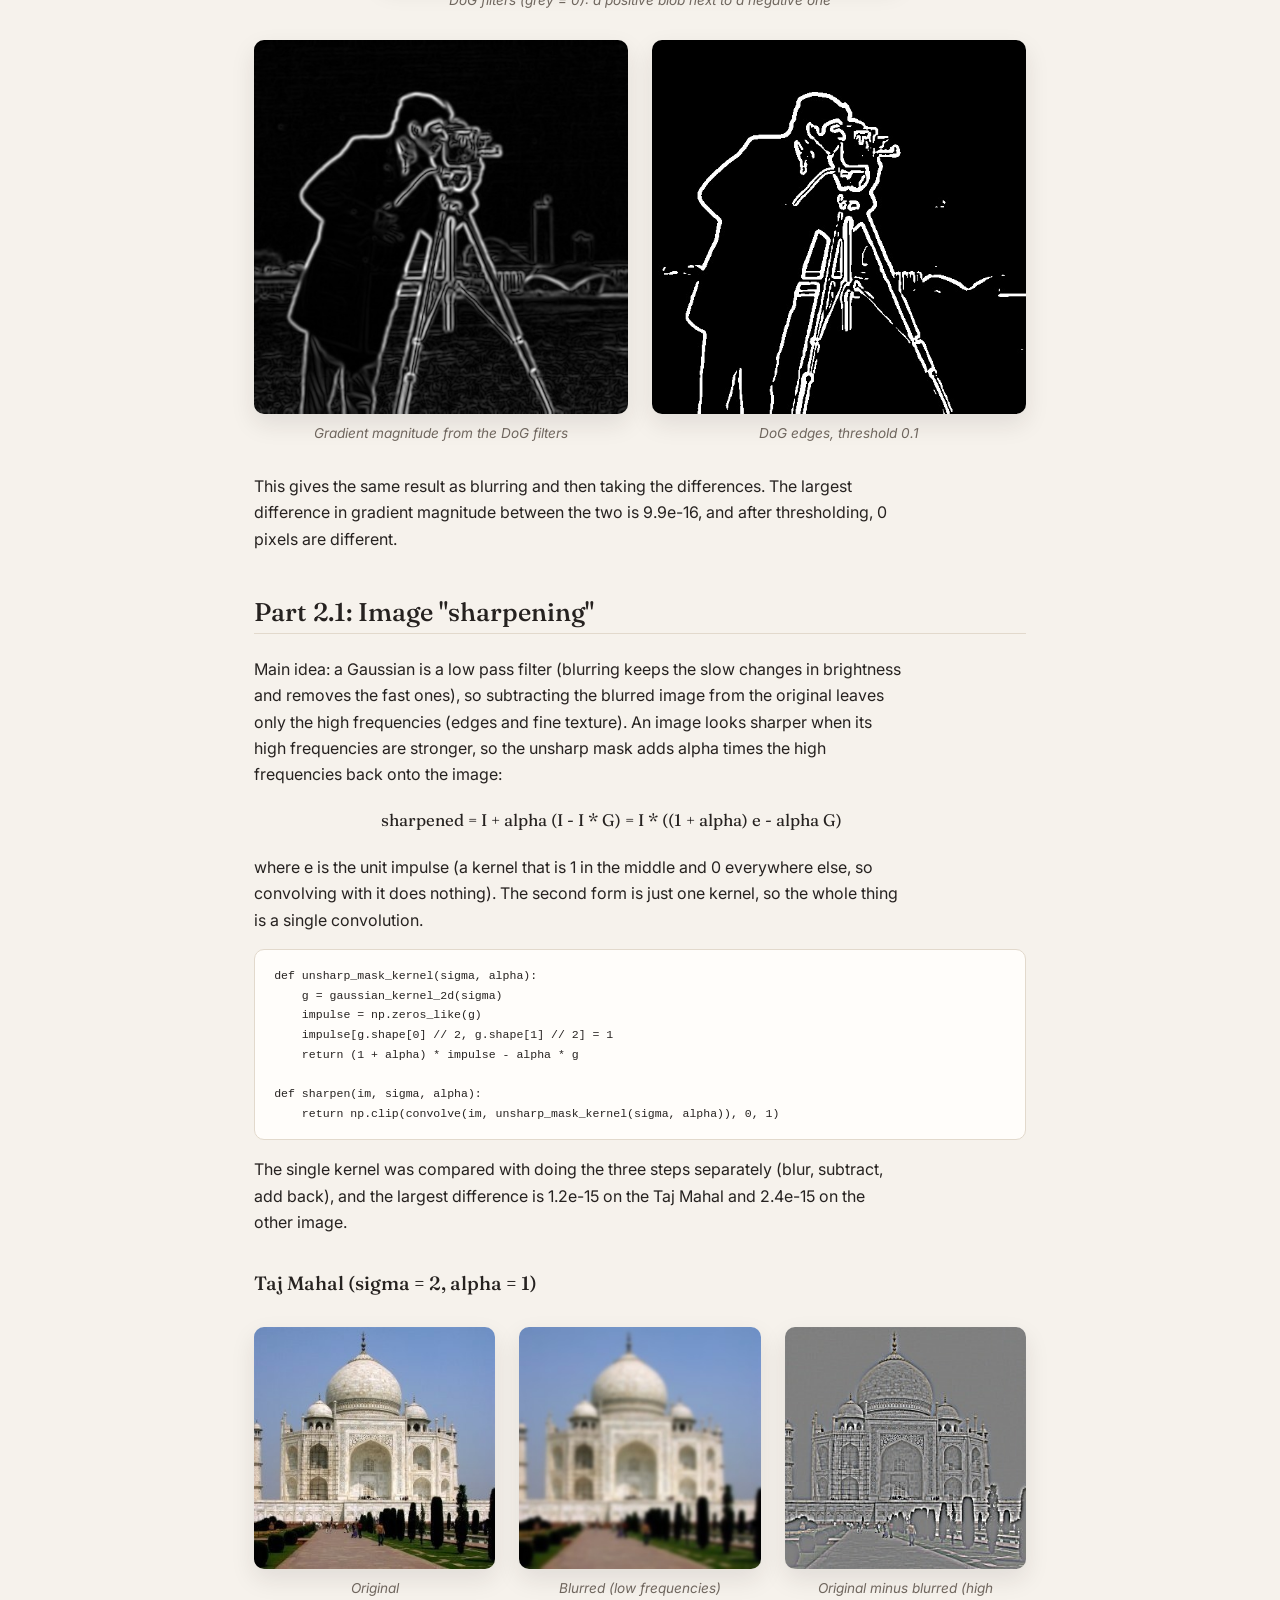
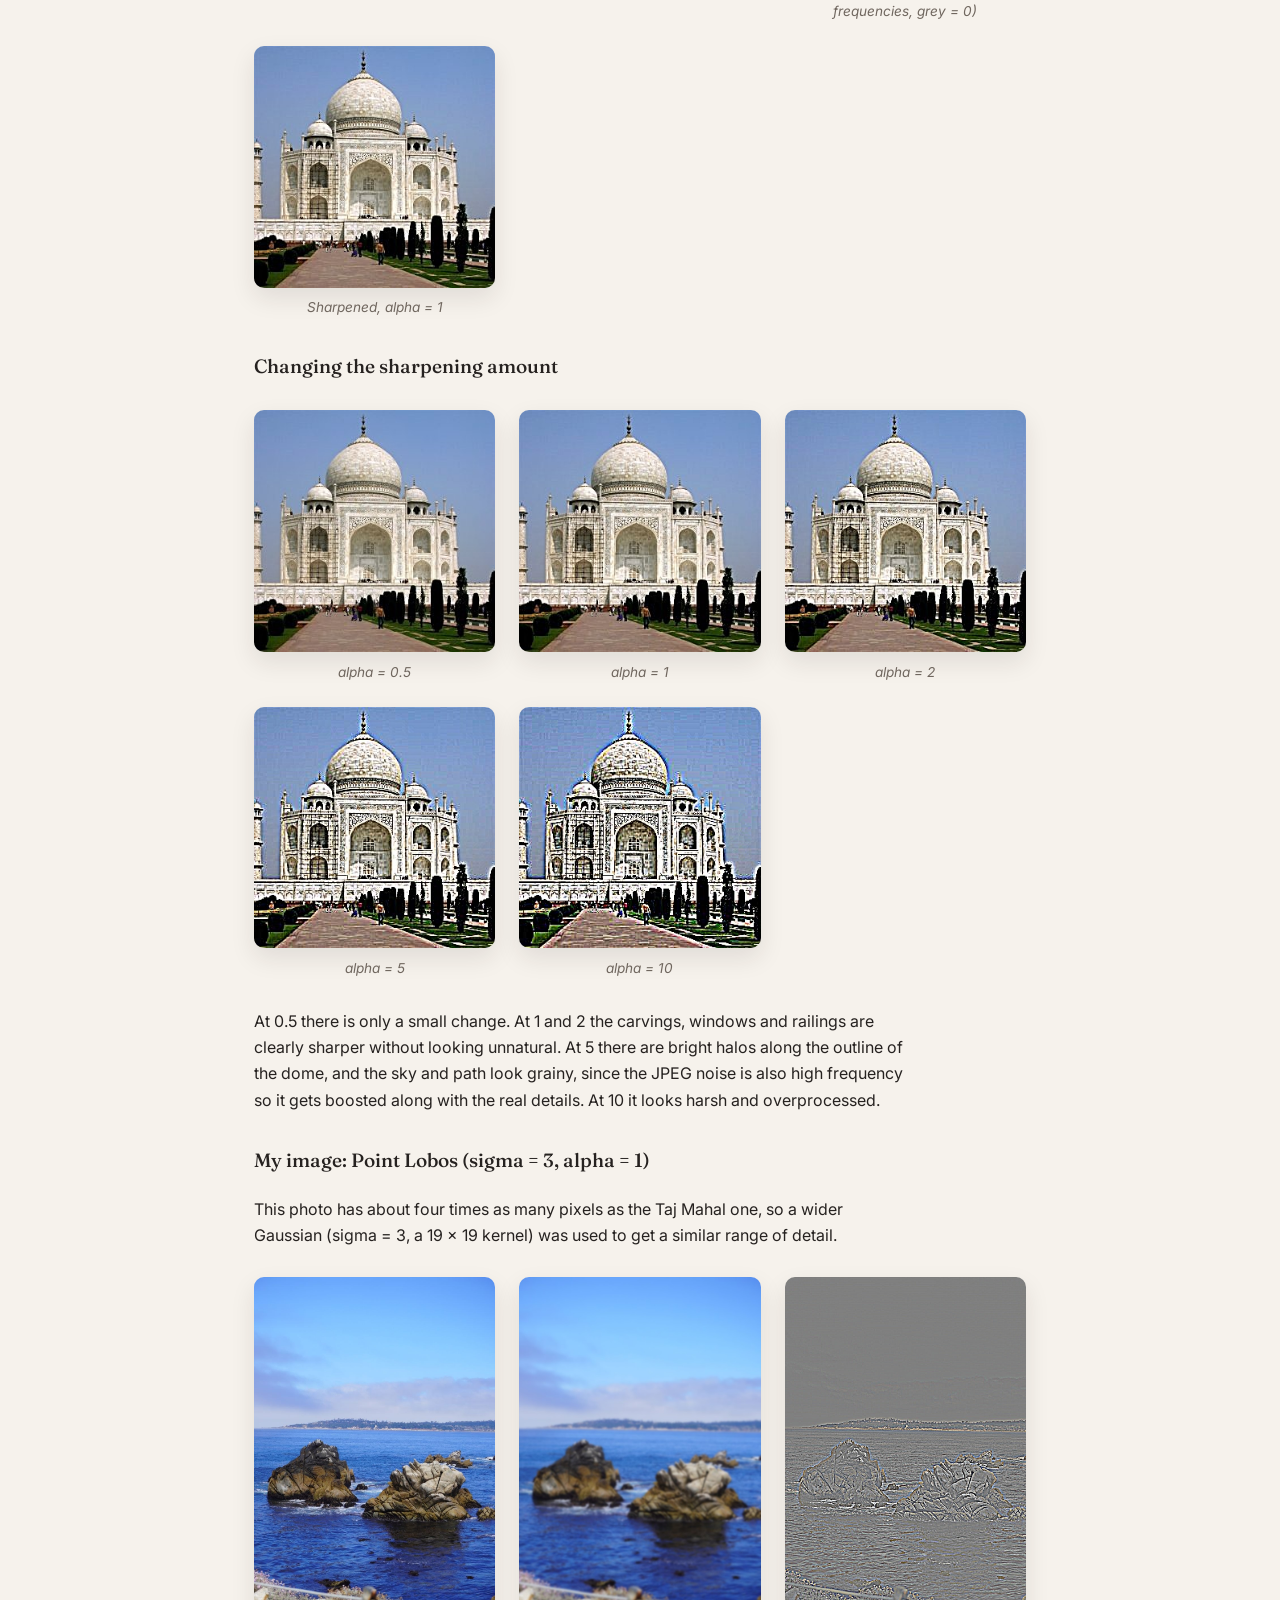
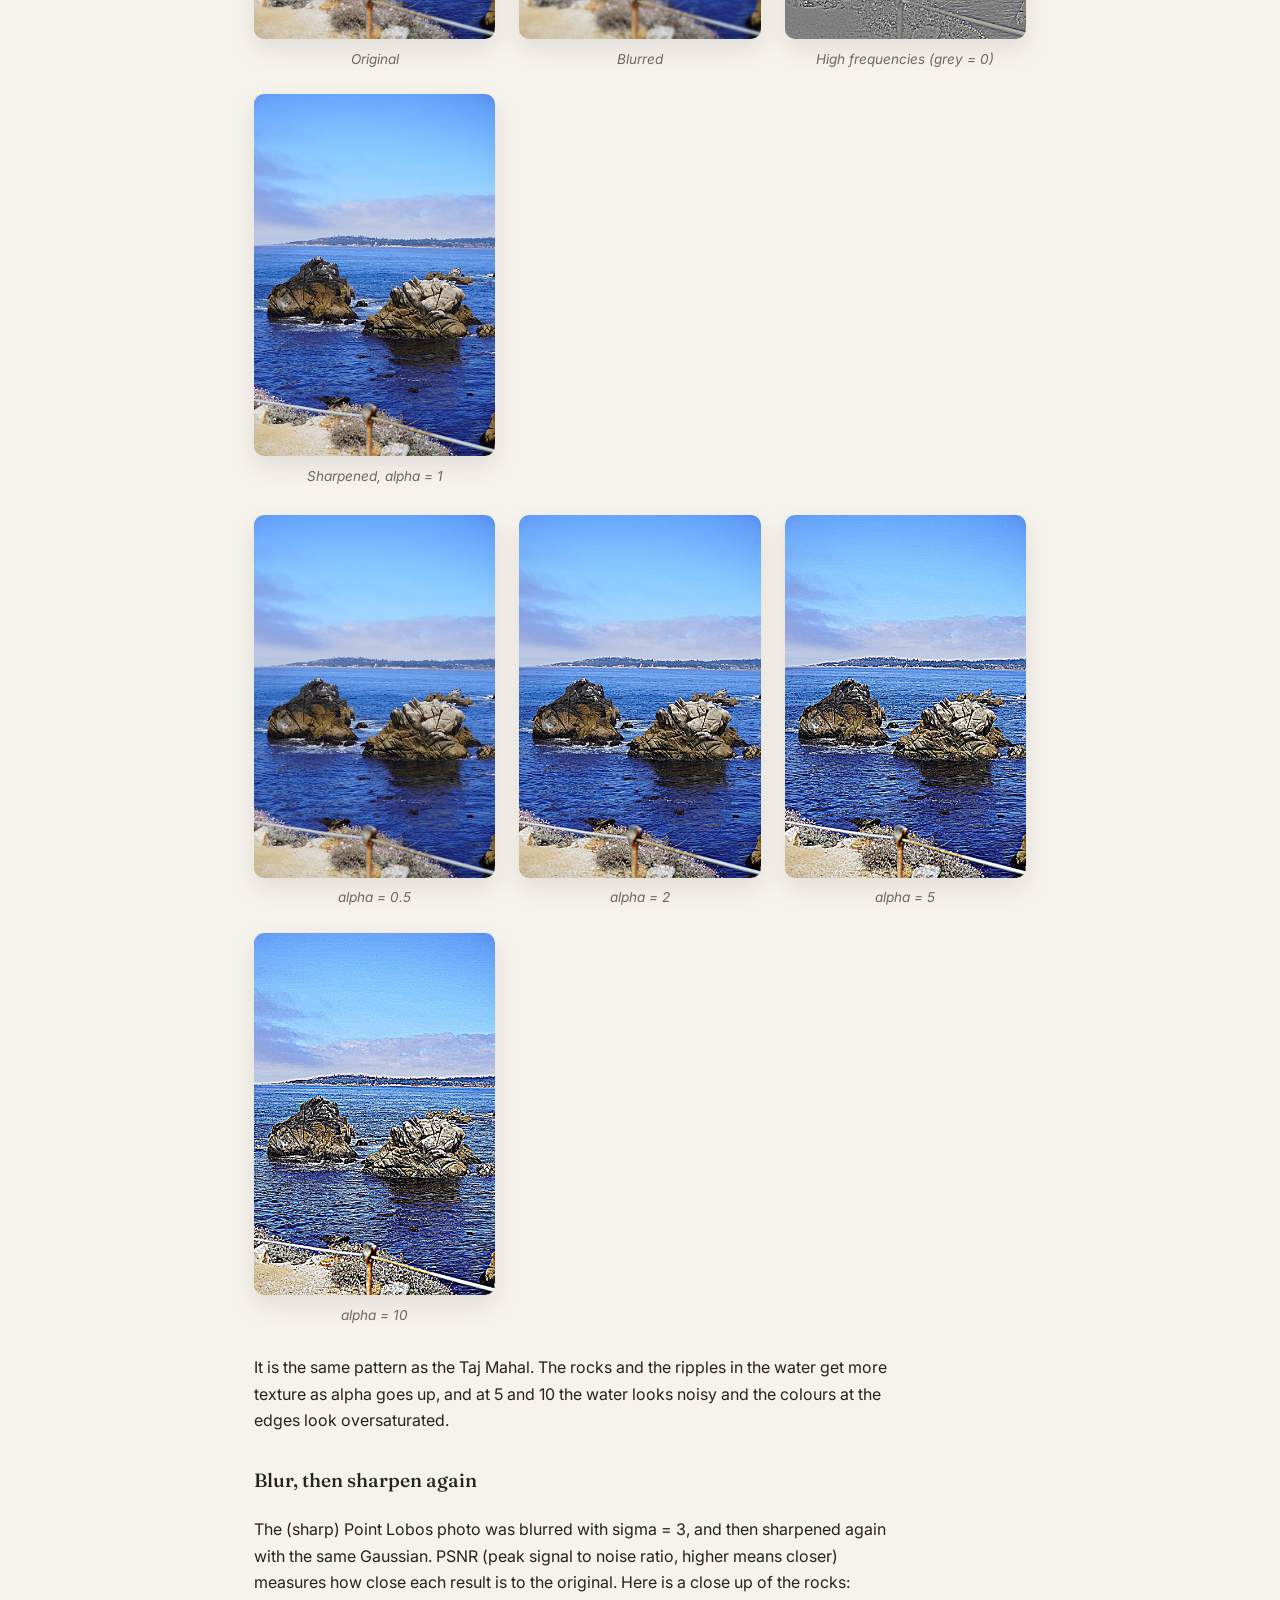
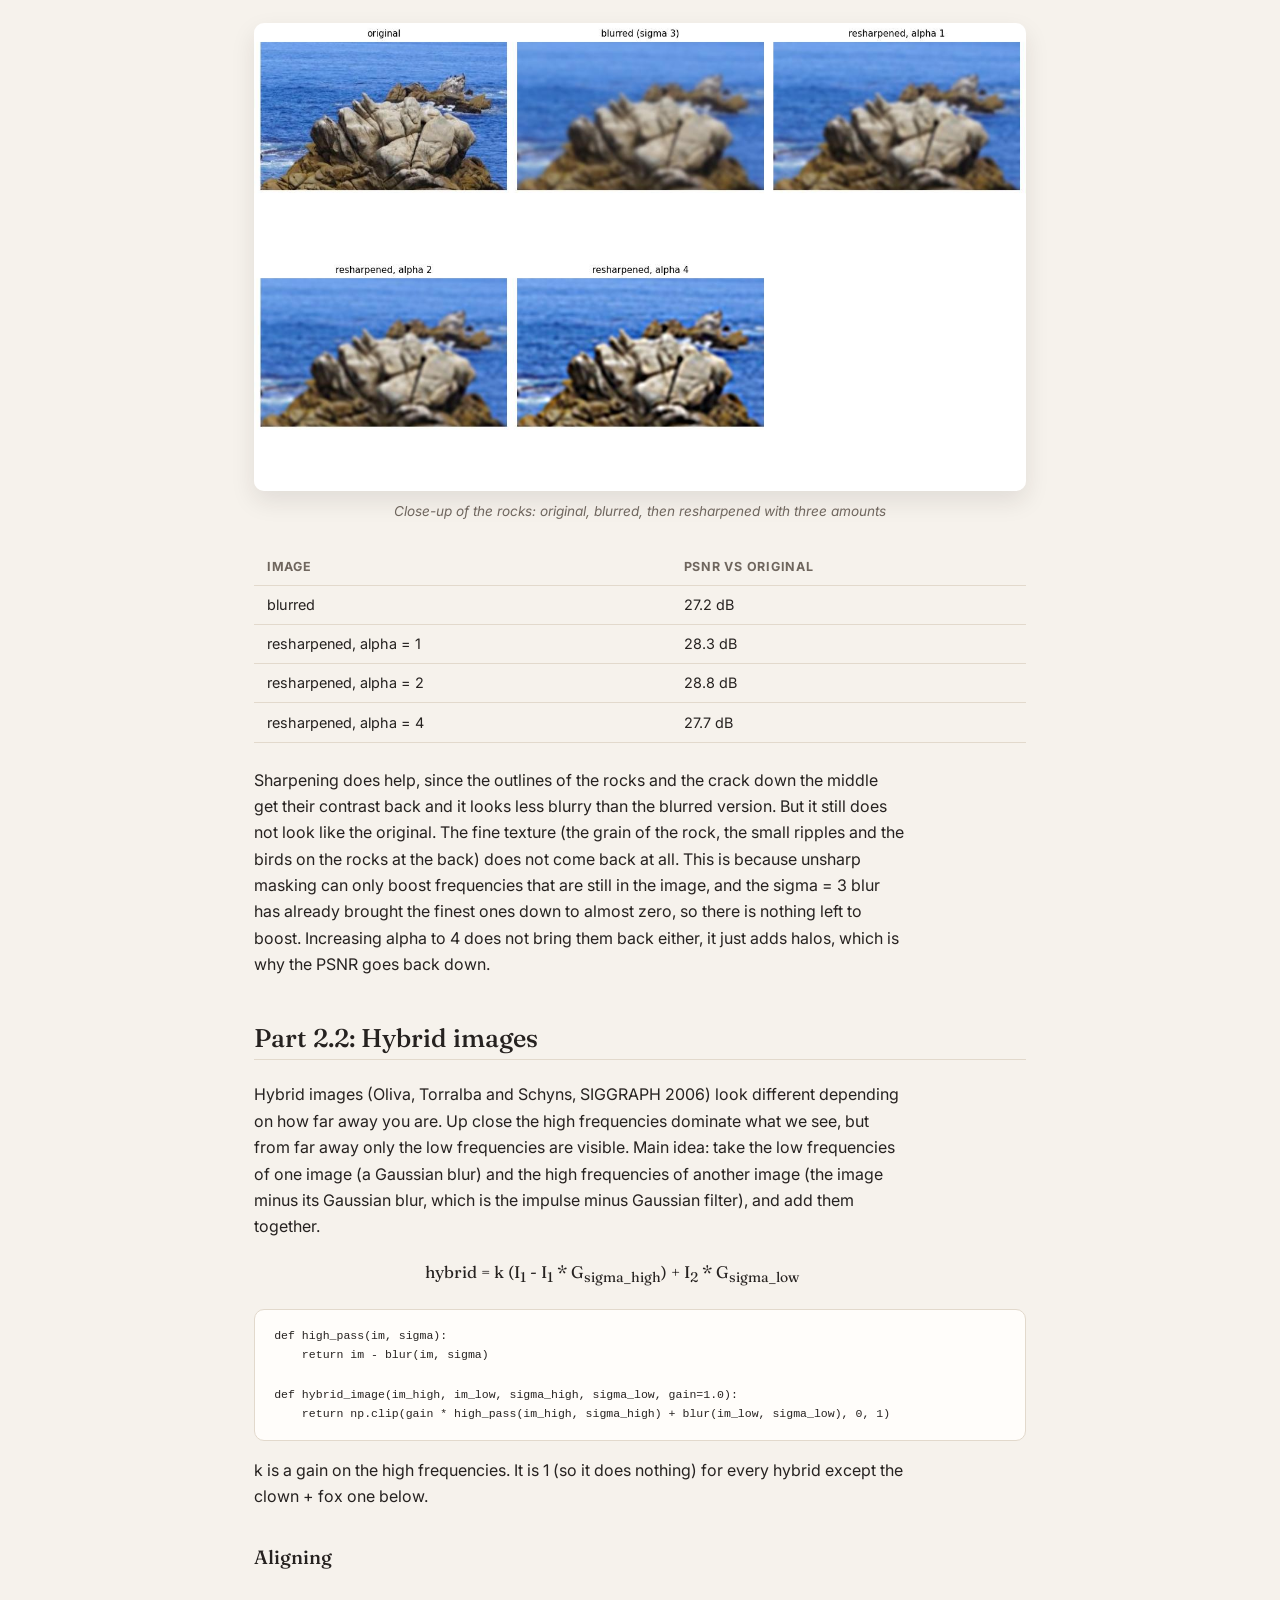
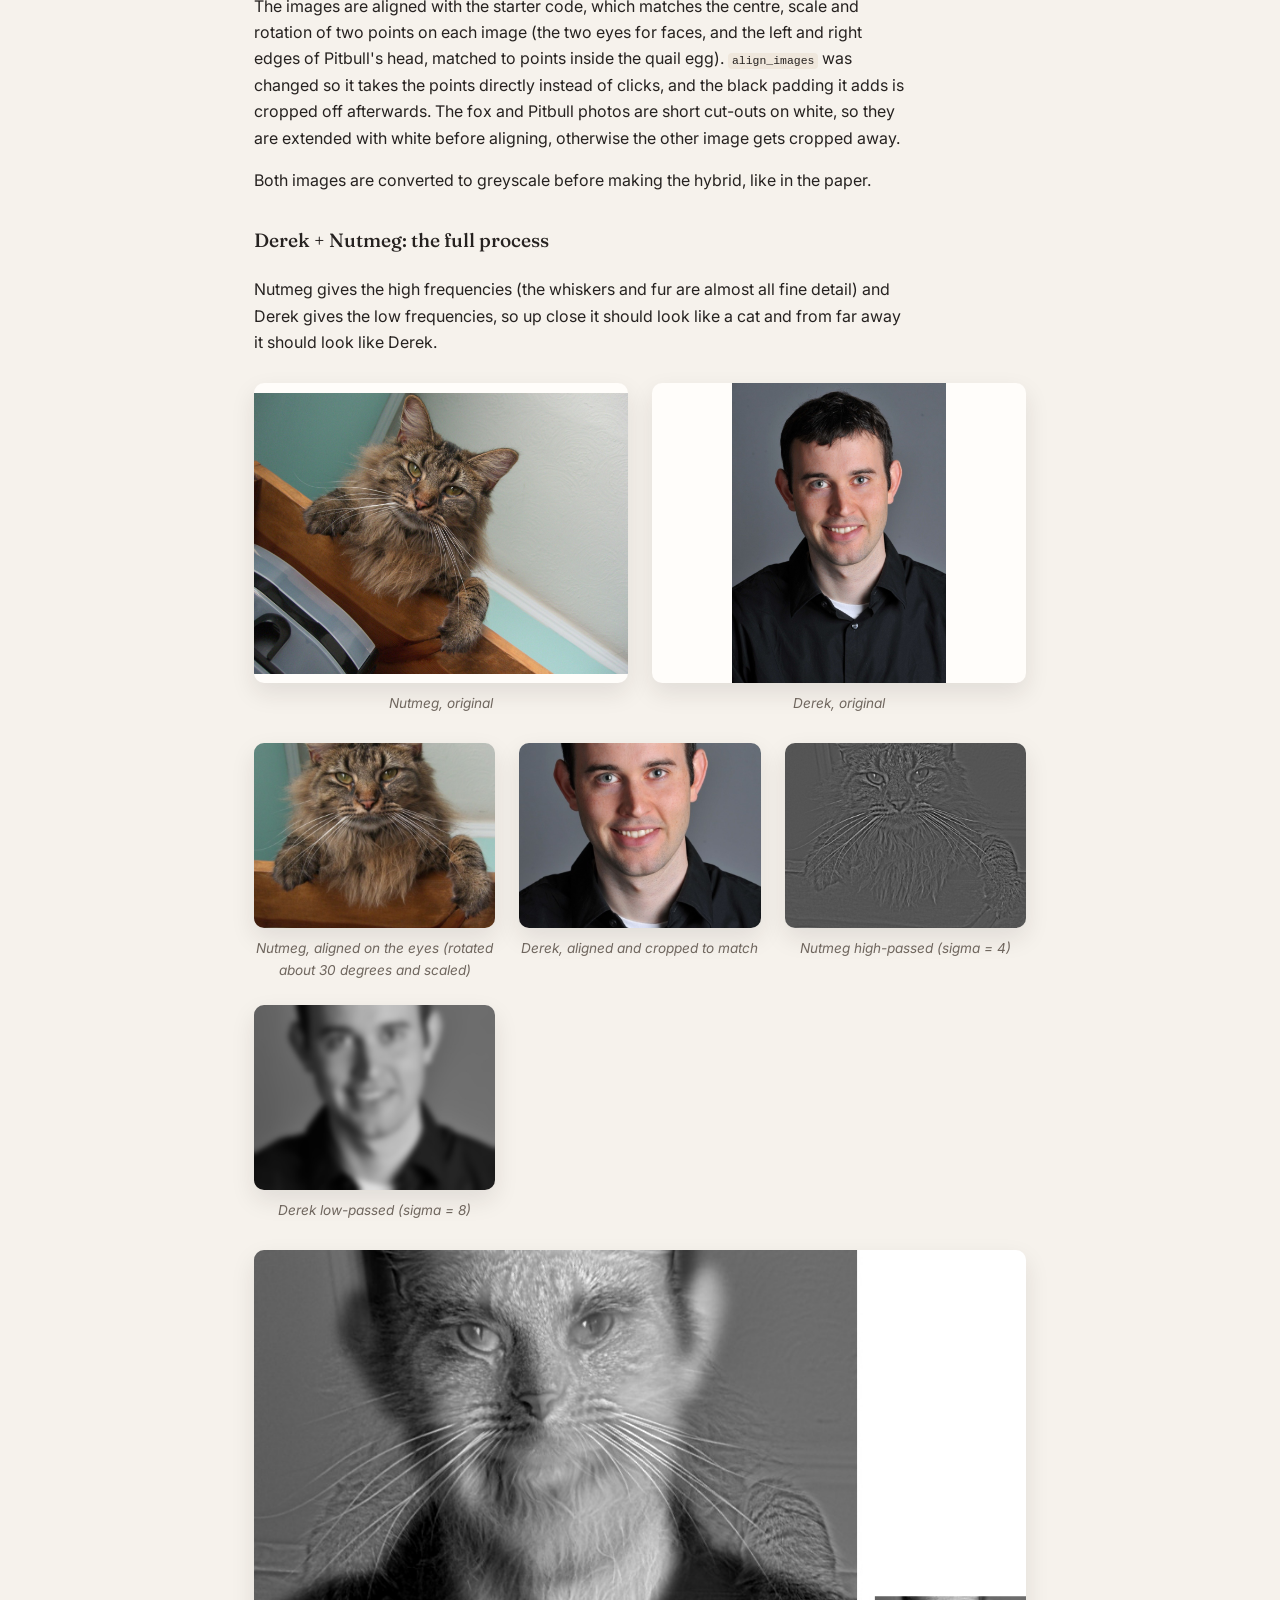
<file: cs180/project2/index.html>
<!DOCTYPE html>
<html lang="en">

<head>
    <meta charset="UTF-8">
    <meta name="viewport" content="width=device-width, initial-scale=1.0">
    <title>CS180 Project 2: Fun with Filters and Frequencies</title>
    <link rel="stylesheet" href="../style.css">
    <style>
        table { width: 100%; border-collapse: collapse; margin: 1.5rem 0; font-size: 0.9rem; }
        th, td { padding: 0.45rem 0.8rem; text-align: left; border-bottom: 1px solid var(--border); }
        th { font-size: 0.78rem; text-transform: uppercase; letter-spacing: 0.06em; color: var(--muted); }
        code { background: var(--bg-tint-a); padding: 0.1em 0.35em; border-radius: 4px; font-size: 0.88em; }
        pre { background: var(--card-bg); border: 1px solid var(--border); border-radius: 10px;
              padding: 1rem 1.2rem; overflow-x: auto; font-size: 0.82rem; line-height: 1.5; }
        pre code { background: none; padding: 0; }
        h3 { font-family: var(--serif); font-weight: 500; font-size: 1.2rem; margin-top: 2rem; }
        .wide { margin: 1.75rem 0; }
        .originals { grid-template-columns: 1fr 1fr; }
        .originals img { height: 300px; object-fit: contain; background: var(--card-bg); }
        .formula { text-align: center; font-family: var(--serif); font-size: 1.05rem; margin: 1.2rem 0; }
    </style>
</head>

<body>

    <header class="site-header">
        <div class="header-inner">
            <h1 class="site-title"><a href="index.html">CS180: Project 2</a></h1>
            <nav class="site-nav">
                <a href="#part1">Filters</a>
                <a href="#sharpen">Sharpening</a>
                <a href="#hybrid">Hybrids</a>
                <a href="#stacks">Stacks</a>
                <a href="#blending">Blending</a>
                <a href="#learned">Learned</a>
            </nav>
        </div>
    </header>

    <main>
        <h2 style="margin-top: 0; border: none;">Fun with Filters and Frequencies</h2>
        <p class="subtitle">Building filters up from convolution, then using them to sharpen, hybridise and blend images.</p>

        <p>
            Other than Part 1.1, all the filtering uses <code>scipy.signal.convolve2d</code> with
            <code>mode="same"</code> and <code>boundary="symm"</code>, and every Gaussian comes from
            <code>cv2.getGaussianKernel</code> with a half-width of 3 sigma (so sigma = 2 gives a 13 x 13 kernel).
        </p>

        <!-- ============================================================ -->
        <h2 id="part1">Part 1.1: Convolutions from scratch</h2>

        <p>
            Main idea: flip the kernel, slide it over the image, and at each position multiply the
            overlapping values and add them up. Without padding, the kernel can only sit where it fully fits,
            so the output would be smaller than the image. So the image is zero padded first. For
            <code>"same"</code> output (same size as the image) a k x k kernel needs (k - 1) / 2 zeros on each
            side, and for <code>"full"</code> output (every position where the kernel overlaps the image at
            all) it needs k - 1.
        </p>
<pre><code>def pad(im, kernel_shape, mode="same"):
    kh, kw = kernel_shape
    if mode == "full":
        widths = ((kh - 1, kh - 1), (kw - 1, kw - 1))
    else:
        widths = ((kh // 2, (kh - 1) // 2), (kw // 2, (kw - 1) // 2))
    return np.pad(im, widths)</code></pre>

        <p>
            The four loop version goes over every output pixel (two loops), and for each one, every kernel
            entry (two more loops). The kernel is flipped with <code>[::-1, ::-1]</code> first, since without
            the flip it would be correlation instead of convolution.
        </p>
<pre><code>def conv_four_loops(im, kernel, mode="same"):
    flipped = kernel[::-1, ::-1]
    kh, kw = flipped.shape
    padded = pad(im, flipped.shape, mode)
    out = np.zeros((padded.shape[0] - kh + 1, padded.shape[1] - kw + 1))
    for i in range(out.shape[0]):
        for j in range(out.shape[1]):
            total = 0.0
            for m in range(kh):
                for n in range(kw):
                    total += padded[i + m, j + n] * flipped[m, n]
            out[i, j] = total
    return out</code></pre>

        <p>
            The two loop version replaces the inner two loops with one elementwise multiply between the
            window and the kernel, and then a sum.
        </p>
<pre><code>def conv_two_loops(im, kernel, mode="same"):
    flipped = kernel[::-1, ::-1]
    kh, kw = flipped.shape
    padded = pad(im, flipped.shape, mode)
    out = np.zeros((padded.shape[0] - kh + 1, padded.shape[1] - kw + 1))
    for i in range(out.shape[0]):
        for j in range(out.shape[1]):
            out[i, j] = np.sum(padded[i : i + kh, j : j + kw] * flipped)
    return out</code></pre>

        <p>The kernels are a 9 x 9 box filter (every entry is 1/81, so it takes the average) and the two finite differences:</p>
<pre><code>BOX_9 = np.ones((9, 9)) / 81
D_X = np.array([[1, 0, -1]], dtype=float)
D_Y = D_X.T</code></pre>

        <p>
            Both versions were compared with <code>convolve2d(im, kernel, mode)</code> (which also zero
            pads) on the cameraman image in both modes, using the three kernels above and a random 4 x 5 kernel.
            All of them match scipy to within about 3e-15, which is just floating point rounding.
        </p>

        <h3>My photo with the three filters</h3>
        <div class="media-grid">
            <figure>
                <img src="media/part1/selfie_gray.jpg" alt="My photo in greyscale">
                <figcaption>My photo, read as greyscale</figcaption>
            </figure>
            <figure>
                <img src="media/part1/selfie_box.jpg" alt="9x9 box filter result">
                <figcaption>9 x 9 box filter</figcaption>
            </figure>
            <figure>
                <img src="media/part1/selfie_dx.jpg" alt="D_x result">
                <figcaption>D<sub>x</sub> (grey = 0)</figcaption>
            </figure>
            <figure>
                <img src="media/part1/selfie_dy.jpg" alt="D_y result">
                <figcaption>D<sub>y</sub> (grey = 0)</figcaption>
            </figure>
        </div>
        <p>
            The box filter blurs everything evenly. D<sub>x</sub> picks up vertical edges (like the sides of
            my face and fingers) and D<sub>y</sub> picks up horizontal edges (like my eyebrows and mouth). The
            derivatives can be negative, so 0 is shown as mid grey: brighter than grey means the image gets
            brighter going right (or down), and darker than grey means it gets darker.
        </p>

        <h3>Runtime</h3>
        <p>Times on the 534 x 534 cameraman image, in seconds:</p>
        <table>
<thead><tr><th>kernel</th><th>mode</th><th>four loops</th><th>two loops</th><th>scipy</th></tr></thead>
<tbody>
<tr><td>9 x 9 box</td><td>same</td><td>11.21</td><td>1.98</td><td>0.054</td></tr>
<tr><td>9 x 9 box</td><td>full</td><td>12.03</td><td>2.23</td><td>0.071</td></tr>
<tr><td>D<sub>x</sub></td><td>same</td><td>0.52</td><td>1.99</td><td>0.008</td></tr>
<tr><td>D<sub>x</sub></td><td>full</td><td>0.54</td><td>1.98</td><td>0.005</td></tr>
<tr><td>D<sub>y</sub></td><td>same</td><td>0.62</td><td>1.92</td><td>0.009</td></tr>
<tr><td>D<sub>y</sub></td><td>full</td><td>0.59</td><td>1.93</td><td>0.009</td></tr>
</tbody>
</table>
        <p>
            For the 9 x 9 box, two loops is about 5 to 6 times faster than four loops, since the 81 Python
            multiply-adds per pixel become one numpy call. Scipy is then about 35 times faster than two loops,
            since all of its looping is done in compiled code. For D<sub>x</sub> and D<sub>y</sub> though, four
            loops is actually faster than two loops. The kernel only has 3 entries, so the inner loops are
            tiny, while the two loop version still has to slice a window and call <code>np.sum</code> at every
            pixel. That costs about 2 s no matter what the kernel is, so two loops only wins when the kernel
            is big enough. Same and full take about the same time, since full only adds k - 1 rows and
            columns.
        </p>

        <h3>Boundaries</h3>
        <p>
            With zero padding, part of the kernel sits on zeros near the border. For the box filter this
            averages black into the edge pixels, which is the dark rim round my blurred photo above. For
            D<sub>x</sub> and D<sub>y</sub> it makes a fake edge round the whole image, since the image
            suddenly drops to 0 there. Both scratch versions do exactly what scipy does by default
            (<code>boundary="fill"</code>, <code>fillvalue=0</code>). Scipy can also mirror the image instead
            (<code>boundary="symm"</code>), which gets rid of the rim.
        </p>
        <figure class="wide">
            <img src="media/part1/boundary_zero_vs_symm.jpg" alt="Box blur with zero padding vs mirrored boundary">
            <figcaption>9 x 9 box on the cameraman: zero fill has a dark frame, mirroring does not</figcaption>
        </figure>

        <!-- ============================================================ -->
        <h2 id="finite-difference">Part 1.2: Finite difference operator</h2>

        <p>
            Main idea: an edge is where the brightness changes quickly. So convolving the cameraman with
            D<sub>x</sub> and D<sub>y</sub> gives the partial derivatives I<sub>x</sub> and I<sub>y</sub>, and
            then the gradient magnitude sqrt(I<sub>x</sub><sup>2</sup> + I<sub>y</sub><sup>2</sup>) is large
            wherever the brightness changes quickly in any direction.
        </p>
        <div class="media-grid">
            <figure>
                <img src="media/part1/cameraman.jpg" alt="Cameraman">
                <figcaption>Cameraman</figcaption>
            </figure>
            <figure>
                <img src="media/part1/dx.jpg" alt="I_x">
                <figcaption>I<sub>x</sub> (grey = 0)</figcaption>
            </figure>
            <figure>
                <img src="media/part1/dy.jpg" alt="I_y">
                <figcaption>I<sub>y</sub> (grey = 0)</figcaption>
            </figure>
            <figure>
                <img src="media/part1/grad_mag.jpg" alt="Gradient magnitude">
                <figcaption>Gradient magnitude (max 0.91)</figcaption>
            </figure>
        </div>

        <p>
            To turn this into an edge image, every pixel with a gradient magnitude above a threshold is
            kept. The pixel values are in [0, 1], so the thresholds are in the same units:
        </p>
        <figure class="wide">
            <img src="media/part1/threshold_sweep.jpg" alt="Edge maps at thresholds 0.1 to 0.4">
            <figcaption>Binarised gradient magnitude at five thresholds, with the share of pixels marked as edges</figcaption>
        </figure>
        <p>
            At 0.1 (14.7% of pixels) the grass is covered in speckles, and at 0.2 there are still a lot of
            them. At 0.3 and 0.4 the grass is clean, but the tripod legs start breaking up and most of the
            buildings in the background disappear. So 0.25 (4.8% of pixels) was chosen, where the outline of
            the man, the camera and all three tripod legs are still complete, and some of the buildings are
            still there. A few specks are left in the grass, but keeping the real edges whole was more
            important than removing every bit of noise.
        </p>
        <figure class="wide" style="max-width: 420px; margin-left: auto; margin-right: auto;">
            <img src="media/part1/edges.jpg" alt="Final edge image">
            <figcaption>Edge image at threshold 0.25</figcaption>
        </figure>

        <!-- ============================================================ -->
        <h2 id="dog">Part 1.3: Derivative of Gaussian (DoG) filter</h2>

        <p>
            The finite difference only compares neighbouring pixels, so noise (like the texture of the
            grass) looks just as much like an edge as a real outline. So the image is first blurred with a
            Gaussian G, made from <code>cv2.getGaussianKernel(13, 2)</code> and its outer product with itself
            (sigma = 2, 13 x 13), and then the derivatives of the blurred image are taken.
        </p>
<pre><code>def gaussian_kernel_1d(sigma):
    size = 2 * int(np.ceil(3 * sigma)) + 1
    return cv2.getGaussianKernel(size, sigma).ravel()

def gaussian_kernel_2d(sigma):
    g = gaussian_kernel_1d(sigma)
    return np.outer(g, g)</code></pre>

        <div class="media-grid">
            <figure>
                <img src="media/part1/blurred.jpg" alt="Blurred cameraman">
                <figcaption>Blurred with G (sigma = 2)</figcaption>
            </figure>
            <figure>
                <img src="media/part1/blur_grad_mag.jpg" alt="Gradient magnitude of blurred image">
                <figcaption>Gradient magnitude after blurring (max 0.30)</figcaption>
            </figure>
            <figure>
                <img src="media/part1/blur_edges.jpg" alt="Edges of blurred image">
                <figcaption>Edges after blurring, threshold 0.1</figcaption>
            </figure>
        </div>

        <p>
            Blurring spreads each change in brightness over several pixels, so the gradient gets smaller
            (the largest value drops from 0.91 to 0.30). This means the old threshold of 0.25 would throw
            away almost everything, so it was lowered to 0.1 (7.1% of pixels), picked the same way as before.
        </p>

        <h3>What differences do you see?</h3>
        <div class="media-grid">
            <figure>
                <img src="media/part1/edges.jpg" alt="Edges without blur">
                <figcaption>Finite difference only (threshold 0.25)</figcaption>
            </figure>
            <figure>
                <img src="media/part1/blur_edges.jpg" alt="Edges with blur">
                <figcaption>Blur first (threshold 0.1)</figcaption>
            </figure>
        </div>
        <p>
            With the blur, the noise in the grass is gone and the edges are continuous lines instead of
            broken dotted ones, so the outline of the man and the tripod legs are much cleaner. On the other
            hand, the edges are thicker and less precise, thin objects like the tripod legs show up as two
            parallel lines (one for each side of the leg), and small, faint details like the buildings in
            the background are weaker, since the blur smooths them out along with the noise.
        </p>

        <h3>DoG filters</h3>
        <p>
            Convolution is associative, so (I * G) * D<sub>x</sub> = I * (G * D<sub>x</sub>). This means the
            Gaussian can be convolved with the derivative first, giving the same result with only one
            convolution on the image per direction. The DoG filters are built with <code>mode="full"</code> so
            nothing gets cut off (13 x 15 for x and 15 x 13 for y).
        </p>
<pre><code>dog_x = convolve2d(g, D_X, mode="full")
dog_y = convolve2d(g, D_Y, mode="full")</code></pre>
        <figure class="wide" style="max-width: 520px; margin-left: auto; margin-right: auto;">
            <img src="media/part1/dog_filters.jpg" alt="DoG filters">
            <figcaption>DoG filters (grey = 0): a positive blob next to a negative one</figcaption>
        </figure>
        <div class="media-grid">
            <figure>
                <img src="media/part1/dog_grad_mag.jpg" alt="DoG gradient magnitude">
                <figcaption>Gradient magnitude from the DoG filters</figcaption>
            </figure>
            <figure>
                <img src="media/part1/dog_edges.jpg" alt="DoG edges">
                <figcaption>DoG edges, threshold 0.1</figcaption>
            </figure>
        </div>
        <p>
            This gives the same result as blurring and then taking the differences. The largest difference
            in gradient magnitude between the two is 9.9e-16, and after thresholding, 0 pixels are
            different.
        </p>

        <!-- ============================================================ -->
        <h2 id="sharpen">Part 2.1: Image "sharpening"</h2>

        <p>
            Main idea: a Gaussian is a low pass filter (blurring keeps the slow changes in brightness and
            removes the fast ones), so subtracting the blurred image from the original leaves only the high
            frequencies (edges and fine texture). An image looks sharper when its high frequencies are
            stronger, so the unsharp mask adds alpha times the high frequencies back onto the image:
        </p>
        <p class="formula">sharpened = I + alpha (I - I * G) = I * ((1 + alpha) e - alpha G)</p>
        <p>
            where e is the unit impulse (a kernel that is 1 in the middle and 0 everywhere else, so
            convolving with it does nothing). The second form is just one kernel, so the whole thing is a
            single convolution.
        </p>
<pre><code>def unsharp_mask_kernel(sigma, alpha):
    g = gaussian_kernel_2d(sigma)
    impulse = np.zeros_like(g)
    impulse[g.shape[0] // 2, g.shape[1] // 2] = 1
    return (1 + alpha) * impulse - alpha * g

def sharpen(im, sigma, alpha):
    return np.clip(convolve(im, unsharp_mask_kernel(sigma, alpha)), 0, 1)</code></pre>
        <p>
            The single kernel was compared with doing the three steps separately (blur, subtract, add
            back), and the largest difference is 1.2e-15 on the Taj Mahal and 2.4e-15 on the other image.
        </p>

        <h3>Taj Mahal (sigma = 2, alpha = 1)</h3>
        <div class="media-grid">
            <figure>
                <img src="media/part2_1/taj_original.jpg" alt="Original">
                <figcaption>Original</figcaption>
            </figure>
            <figure>
                <img src="media/part2_1/taj_blurred.jpg" alt="Blurred">
                <figcaption>Blurred (low frequencies)</figcaption>
            </figure>
            <figure>
                <img src="media/part2_1/taj_high_freq.jpg" alt="High frequencies">
                <figcaption>Original minus blurred (high frequencies, grey = 0)</figcaption>
            </figure>
            <figure>
                <img src="media/part2_1/taj_alpha_1.jpg" alt="Sharpened">
                <figcaption>Sharpened, alpha = 1</figcaption>
            </figure>
        </div>

        <h3>Changing the sharpening amount</h3>
        <div class="media-grid">
            <figure><img src="media/part2_1/taj_alpha_0.5.jpg" alt="alpha 0.5"><figcaption>alpha = 0.5</figcaption></figure>
            <figure><img src="media/part2_1/taj_alpha_1.jpg" alt="alpha 1"><figcaption>alpha = 1</figcaption></figure>
            <figure><img src="media/part2_1/taj_alpha_2.jpg" alt="alpha 2"><figcaption>alpha = 2</figcaption></figure>
            <figure><img src="media/part2_1/taj_alpha_5.jpg" alt="alpha 5"><figcaption>alpha = 5</figcaption></figure>
            <figure><img src="media/part2_1/taj_alpha_10.jpg" alt="alpha 10"><figcaption>alpha = 10</figcaption></figure>
        </div>
        <p>
            At 0.5 there is only a small change. At 1 and 2 the carvings, windows and railings are clearly
            sharper without looking unnatural. At 5 there are bright halos along the outline of the dome, and
            the sky and path look grainy, since the JPEG noise is also high frequency so it gets boosted
            along with the real details. At 10 it looks harsh and overprocessed.
        </p>

        <h3>My image: Point Lobos (sigma = 3, alpha = 1)</h3>
        <p>
            This photo has about four times as many pixels as the Taj Mahal one, so a wider Gaussian
            (sigma = 3, a 19 x 19 kernel) was used to get a similar range of detail.
        </p>
        <div class="media-grid">
            <figure><img src="media/part2_1/lobos_original.jpg" alt="Original"><figcaption>Original</figcaption></figure>
            <figure><img src="media/part2_1/lobos_blurred.jpg" alt="Blurred"><figcaption>Blurred</figcaption></figure>
            <figure><img src="media/part2_1/lobos_high_freq.jpg" alt="High frequencies"><figcaption>High frequencies (grey = 0)</figcaption></figure>
            <figure><img src="media/part2_1/lobos_alpha_1.jpg" alt="Sharpened"><figcaption>Sharpened, alpha = 1</figcaption></figure>
        </div>
        <div class="media-grid">
            <figure><img src="media/part2_1/lobos_alpha_0.5.jpg" alt="alpha 0.5"><figcaption>alpha = 0.5</figcaption></figure>
            <figure><img src="media/part2_1/lobos_alpha_2.jpg" alt="alpha 2"><figcaption>alpha = 2</figcaption></figure>
            <figure><img src="media/part2_1/lobos_alpha_5.jpg" alt="alpha 5"><figcaption>alpha = 5</figcaption></figure>
            <figure><img src="media/part2_1/lobos_alpha_10.jpg" alt="alpha 10"><figcaption>alpha = 10</figcaption></figure>
        </div>
        <p>
            It is the same pattern as the Taj Mahal. The rocks and the ripples in the water get more
            texture as alpha goes up, and at 5 and 10 the water looks noisy and the colours at the edges look
            oversaturated.
        </p>

        <h3>Blur, then sharpen again</h3>
        <p>
            The (sharp) Point Lobos photo was blurred with sigma = 3, and then sharpened again with the same
            Gaussian. PSNR (peak signal to noise ratio, higher means closer) measures how close each result is
            to the original. Here is a close up of the rocks:
        </p>
        <figure class="wide">
            <img src="media/part2_1/lobos_resharpen_crops.jpg" alt="Blur then resharpen crops">
            <figcaption>Close-up of the rocks: original, blurred, then resharpened with three amounts</figcaption>
        </figure>
        <table>
<thead><tr><th>image</th><th>PSNR vs original</th></tr></thead>
<tbody>
<tr><td>blurred</td><td>27.2 dB</td></tr>
<tr><td>resharpened, alpha = 1</td><td>28.3 dB</td></tr>
<tr><td>resharpened, alpha = 2</td><td>28.8 dB</td></tr>
<tr><td>resharpened, alpha = 4</td><td>27.7 dB</td></tr>
</tbody>
</table>
        <p>
            Sharpening does help, since the outlines of the rocks and the crack down the middle get their
            contrast back and it looks less blurry than the blurred version. But it still does not look like
            the original. The fine texture (the grain of the rock, the small ripples and the birds on the
            rocks at the back) does not come back at all. This is because unsharp masking can only boost
            frequencies that are still in the image, and the sigma = 3 blur has already brought the finest
            ones down to almost zero, so there is nothing left to boost. Increasing alpha to 4 does not bring
            them back either, it just adds halos, which is why the PSNR goes back down.
        </p>

        <!-- ============================================================ -->
        <h2 id="hybrid">Part 2.2: Hybrid images</h2>

        <p>
            Hybrid images (Oliva, Torralba and Schyns, SIGGRAPH 2006) look different depending on how far
            away you are. Up close the high frequencies dominate what we see, but from far away only the low
            frequencies are visible. Main idea: take the low frequencies of one image (a Gaussian blur) and
            the high frequencies of another image (the image minus its Gaussian blur, which is the impulse
            minus Gaussian filter), and add them together.
        </p>
        <p class="formula">hybrid = k (I<sub>1</sub> - I<sub>1</sub> * G<sub>sigma_high</sub>) + I<sub>2</sub> * G<sub>sigma_low</sub></p>
<pre><code>def high_pass(im, sigma):
    return im - blur(im, sigma)

def hybrid_image(im_high, im_low, sigma_high, sigma_low, gain=1.0):
    return np.clip(gain * high_pass(im_high, sigma_high) + blur(im_low, sigma_low), 0, 1)</code></pre>
        <p>
            k is a gain on the high frequencies. It is 1 (so it does nothing) for every hybrid except the clown + fox one below.
        </p>
        <h3>Aligning</h3>
        <p>
            The images are aligned with the starter code, which matches the centre, scale and rotation of
            two points on each image (the two eyes for faces, and the left and right edges of Pitbull's head,
            matched to points inside the quail egg). <code>align_images</code> was changed so it takes the points
            directly instead of clicks, and the black padding it adds is cropped off afterwards. The fox and
            Pitbull photos are short cut-outs on white, so they are extended with white before aligning,
            otherwise the other image gets cropped away.
        </p>
        <p>
            Both images are converted to greyscale before making the hybrid, like in the paper.
        </p>

        <h3>Derek + Nutmeg: the full process</h3>
        <p>
            Nutmeg gives the high frequencies (the whiskers and fur are almost all fine detail) and Derek
            gives the low frequencies, so up close it should look like a cat and from far away it should look
            like Derek.
        </p>
        <div class="media-grid originals">
            <figure><img src="media/part2_2/derek_nutmeg/original_high.jpg" alt="Nutmeg original"><figcaption>Nutmeg, original</figcaption></figure>
            <figure><img src="media/part2_2/derek_nutmeg/original_low.jpg" alt="Derek original"><figcaption>Derek, original</figcaption></figure>
        </div>
        <div class="media-grid">
            <figure><img src="media/part2_2/derek_nutmeg/aligned_high.jpg" alt="Nutmeg aligned"><figcaption>Nutmeg, aligned on the eyes (rotated about 30 degrees and scaled)</figcaption></figure>
            <figure><img src="media/part2_2/derek_nutmeg/aligned_low.jpg" alt="Derek aligned"><figcaption>Derek, aligned and cropped to match</figcaption></figure>
            <figure><img src="media/part2_2/derek_nutmeg/high_passed.jpg" alt="High-passed Nutmeg"><figcaption>Nutmeg high-passed (sigma = 4)</figcaption></figure>
            <figure><img src="media/part2_2/derek_nutmeg/low_passed.jpg" alt="Low-passed Derek"><figcaption>Derek low-passed (sigma = 8)</figcaption></figure>
        </div>
        <figure class="wide">
            <img src="media/part2_2/derek_nutmeg/near_far.jpg" alt="Derek and Nutmeg hybrid, full size and zoomed out">
            <figcaption>The hybrid at full size (left) and zoomed out to 1/4 size (right)</figcaption>
        </figure>

        <p>
            Here is the log magnitude of the Fourier transform at each step (the centre is frequency 0, and
            further out means higher frequency), all on the same colour scale so they can be compared:
        </p>
        <figure class="wide">
            <img src="media/part2_2/derek_nutmeg/fft.jpg" alt="Fourier transforms">
            <figcaption>Nutmeg, Derek, Nutmeg high-passed, Derek low-passed, hybrid</figcaption>
        </figure>
        <p>
            High-passing Nutmeg removes the bright spot at the centre (the low frequencies) and keeps the
            rest. Low-passing Derek does the opposite, so everything away from the centre becomes much darker.
            The hybrid's spectrum is the two added together, with Derek in the middle and Nutmeg everywhere
            else.
        </p>

        <h3>Choosing the cutoff frequencies</h3>
        <p>
            The cutoff of each Gaussian is taken as the frequency where it lets through half the amplitude.
            The Fourier transform of a Gaussian with standard deviation sigma is
            exp(-2 pi<sup>2</sup> sigma<sup>2</sup> f<sup>2</sup>), and setting that to 0.5 gives
            f = 0.187 / sigma cycles per pixel. The low pass keeps what is below its cutoff, and the high pass
            keeps what is above its cutoff. From trial and error, leaving a gap between the two cutoffs works
            best (sigma_low about twice sigma_high), so the middle frequencies (which can be seen from both
            near and far) do not show both images at the same time.
        </p>
        <figure class="wide">
            <img src="media/part2_2/derek_nutmeg/cutoff_sweep.jpg" alt="Cutoff sweep">
            <figcaption>Halving and doubling each sigma, the other held at my choice</figcaption>
        </figure>
        <p>
            With sigma_low = 4, Derek is too sharp (his eyes and smile are clear even up close), so he
            competes with the cat. With sigma_low = 16 he becomes a blob, so the cat shows up close but from
            far away it is hard to tell it is Derek. With sigma_high = 2, only the finest details of the cat
            are kept (mostly the whiskers), so Derek shows even up close. With sigma_high = 8, the cat's
            stripes and eye shapes come through as well, and those are big enough to still be seen from
            further away, so the cat never goes away. This is why sigma_high = 4 and sigma_low = 8 were
            chosen, since that is where each image shows at its own distance.
        </p>
        <table>
<thead><tr><th>hybrid</th><th>high frequencies from</th><th>low frequencies from</th><th>sigma_high (cutoff)</th><th>sigma_low (cutoff)</th><th>gain k</th></tr></thead>
<tbody>
<tr><td>Derek + Nutmeg</td><td>Nutmeg</td><td>Derek</td><td>4 (0.047 cycles/px)</td><td>8 (0.023 cycles/px)</td><td>1</td></tr>
<tr><td>Clown + fox</td><td>clown</td><td>fox</td><td>3 (0.062 cycles/px)</td><td>6 (0.031 cycles/px)</td><td>1.5</td></tr>
<tr><td>Quail egg + Pitbull</td><td>quail egg</td><td>Pitbull</td><td>4 (0.047 cycles/px)</td><td>8 (0.023 cycles/px)</td><td>1</td></tr>
</tbody>
</table>
        <p>
            The clown + fox hybrid is smaller (360 x 360 after aligning), so the same blur would cover more
            of the picture. This is why its sigmas are smaller, to keep the cutoffs about the same relative to
            the size of the faces. The clown is also mostly thin lines on a white background, so with a gain of
            1 it was faint up close. Its high frequencies are multiplied by 1.5 to make the eyes, makeup and wig
            clearer, and sigma_high went from 2 to 3 to keep a bit more of the clown. Going further (sigma_high
            = 4, sigma_low = 7) made the clown show up even in the zoomed out version, so 3 and 6 were kept.
        </p>

        <h3>Up close and from far away</h3>
        <p>
            For each hybrid, the full size image is shown next to the same image shrunk to 1/4 of its size
            (blurred first so it does not alias). Shrinking an image is roughly what happens when you walk away
            from it, so the full size one shows what you see up close (the high frequency image), and the small
            one shows what you see from far away (the low frequency image).
        </p>

        <h3>Clown + fox</h3>
        <p>
            A morph between two faces. Up close you see the clown's makeup, eyes and curly wig, and from far
            away you see the fox's dark nose and the drawn body underneath.
        </p>
        <div class="media-grid originals">
            <figure><img src="media/part2_2/clown_fox/original_high.jpg" alt="Clown"><figcaption>Clown (high frequencies)</figcaption></figure>
            <figure><img src="media/part2_2/clown_fox/original_low.jpg" alt="Fox"><figcaption>Fox (low frequencies)</figcaption></figure>
        </div>
        <figure class="wide">
            <img src="media/part2_2/clown_fox/near_far.jpg" alt="Clown and fox hybrid, full size and zoomed out">
            <figcaption>Hybrid at full size (left) and zoomed out to 1/4 size (right)</figcaption>
        </figure>

        <h3>Quail egg + Pitbull</h3>
        <p>
            A quail egg is about the same shape as Pitbull's bald head, so his head is placed inside the egg
            (at 80% of its width). Up close you see the speckled shell of the egg, and from far away you see Pitbull in his
            sunglasses. The egg is used for the high frequencies since its speckles are small, sharp spots,
            while Pitbull can be recognised from his sunglasses and the shape of his head, which are still
            visible after a heavy blur. The speckles are already strong, so the same settings as Derek + Nutmeg
            (sigma_high = 4, sigma_low = 8, no gain) work here.
        </p>
        <div class="media-grid originals">
            <figure><img src="media/part2_2/egg_pitbull/original_high.jpg" alt="Quail egg"><figcaption>Quail egg (high frequencies)</figcaption></figure>
            <figure><img src="media/part2_2/egg_pitbull/original_low.jpg" alt="Pitbull"><figcaption>Pitbull (low frequencies)</figcaption></figure>
        </div>
        <figure class="wide">
            <img src="media/part2_2/egg_pitbull/near_far.jpg" alt="Quail egg and Pitbull hybrid, full size and zoomed out">
            <figcaption>Hybrid at full size (left) and zoomed out to 1/4 size (right)</figcaption>
        </figure>

        <!-- ============================================================ -->
        <h2 id="stacks">Part 2.3: Gaussian and Laplacian stacks</h2>

        <p>
            A Gaussian pyramid blurs and then halves the image at each level, while a stack only blurs and
            never shrinks the image, so every level is the same size. In a pyramid, the same kernel applied to
            an image that is half the size covers twice as much of the original image. So to make a stack
            behave the same way, sigma is doubled at every level instead (level i is level i - 1 blurred with
            sigma 2<sup>i-1</sup> x sigma). The Laplacian stack is the difference between neighbouring Gaussian
            levels (a band of frequencies about one octave wide), and the last level is the blurriest Gaussian
            level, so adding up the whole Laplacian stack gives back the original image (the largest error is
            1.1e-16). 6 levels starting from sigma = 2 are used, and it is all built from scratch on top of
            <code>blur</code>.
        </p>
<pre><code>def gaussian_stack(im, levels, sigma):
    stack = [im]
    for i in range(1, levels):
        stack.append(blur(stack[-1], sigma * 2 ** (i - 1)))
    return stack

def laplacian_stack(im, levels, sigma):
    g = gaussian_stack(im, levels, sigma)
    return [g[i] - g[i + 1] for i in range(levels - 1)] + [g[-1]]</code></pre>

        <figure class="wide">
            <img src="media/part2_3_4/apple_gaussian_stack.jpg" alt="Apple Gaussian stack">
            <figcaption>Apple, Gaussian stack</figcaption>
        </figure>
        <figure class="wide">
            <img src="media/part2_3_4/apple_laplacian_stack.jpg" alt="Apple Laplacian stack">
            <figcaption>Apple, Laplacian stack (grey = 0; the last level is the low pass residual)</figcaption>
        </figure>
        <figure class="wide">
            <img src="media/part2_3_4/orange_gaussian_stack.jpg" alt="Orange Gaussian stack">
            <figcaption>Orange, Gaussian stack</figcaption>
        </figure>
        <figure class="wide">
            <img src="media/part2_3_4/orange_laplacian_stack.jpg" alt="Orange Laplacian stack">
            <figcaption>Orange, Laplacian stack</figcaption>
        </figure>

        <h3>Recreating Figure 3.42</h3>
        <p>
            Szeliski's Figure 3.42 shows levels 0, 2 and 4 of the apple and orange Laplacian stacks, each
            weighted by the mask at the same level (left and middle columns), and their sum (right column).
            The last row adds up all the levels. Here is the same figure made with my stacks:
        </p>
        <figure class="wide" style="max-width: 640px; margin-left: auto; margin-right: auto;">
            <img src="media/part2_3_4/fig_3_42.jpg" alt="Recreation of Figure 3.42">
            <figcaption>(a) to (l): levels 0, 2, 4, then all levels. Each row of bands shares one grey = 0 scale.</figcaption>
        </figure>
        <p>
            Level 0 only has edges and fine texture (like the dimples on the orange peel), and the mask
            there is almost a hard line. By level 4 there are only blobs of colour and lighting, and the mask
            has blurred into a wide, gradual transition. This comes from using the matching level of the
            mask's Gaussian stack for each level, which is the main idea behind the blending in Part 2.4.
        </p>

        <!-- ============================================================ -->
        <h2 id="blending">Part 2.4: Multiresolution blending</h2>

        <p>
            Main idea: to blend image A into image B with a mask M (1 where A should show), build Laplacian
            stacks for A and B and a Gaussian stack for M, combine each level as
            M<sub>i</sub> L<sup>A</sup><sub>i</sub> + (1 - M<sub>i</sub>) L<sup>B</sup><sub>i</sub>, and then add
            up the levels. The Gaussian stack of the mask is what smooths the seam. The high frequency levels
            get a sharp transition (so the details do not overlap and look ghosted), and the low frequency
            levels get a wide transition (so colour and lighting change gradually and there is no visible
            seam). For colour images the same mask is used on each of the three channels.
        </p>
<pre><code>def masked_stacks(im1, im2, mask, levels, sigma):
    l1 = laplacian_stack(im1, levels, sigma)
    l2 = laplacian_stack(im2, levels, sigma)
    gm = gaussian_stack(mask, levels, sigma)
    if im1.ndim == 3:
        gm = [m[..., None] for m in gm]
    return [m * a for m, a in zip(gm, l1)], [(1 - m) * b for m, b in zip(gm, l2)]

def blend(im1, im2, mask, levels, sigma):
    parts1, parts2 = masked_stacks(im1, im2, mask, levels, sigma)
    return np.clip(collapse(parts1) + collapse(parts2), 0, 1)</code></pre>

        <h3>The oraple</h3>
        <div class="media-grid">
            <figure><img src="media/part2_3_4/oraple/input_1.jpg" alt="Apple"><figcaption>Apple</figcaption></figure>
            <figure><img src="media/part2_3_4/oraple/input_2.jpg" alt="Orange"><figcaption>Orange</figcaption></figure>
            <figure><img src="media/part2_3_4/oraple/mask.jpg" alt="Step mask"><figcaption>Mask: a step at the middle column</figcaption></figure>
            <figure><img src="media/part2_3_4/oraple/blend.jpg" alt="Oraple"><figcaption>Oraple (6 levels, sigma = 2)</figcaption></figure>
        </div>
        <h3>Hikaru + sunflower (irregular mask)</h3>
        <p>
            A sunflower grows out of Hikaru's left half of the face (the right side of the photo). The
            sunflower photo has no background, so the mask is the flower's alpha channel (its outline), kept
            only on the right of the line from between his eyes down to his chin (tilted, like his head). The
            flower is scaled up and centred on his left cheek, and its see-through parts are filled with
            Hikaru's own photo, so the blurry low frequency levels do not pull a halo in round the petals.
        </p>
        <div class="media-grid">
            <figure><img src="media/part2_3_4/hikaru_sunflower/input_1.jpg" alt="Sunflower placed"><figcaption>Sunflower, placed on the canvas (see-through parts filled with Hikaru)</figcaption></figure>
            <figure><img src="media/part2_3_4/hikaru_sunflower/input_2.jpg" alt="Hikaru"><figcaption>Hikaru</figcaption></figure>
            <figure><img src="media/part2_3_4/hikaru_sunflower/mask.jpg" alt="Sunflower mask"><figcaption>Mask: the flower's outline, right of his face's midline</figcaption></figure>
            <figure><img src="media/part2_3_4/hikaru_sunflower/blend.jpg" alt="Hikaru sunflower blend"><figcaption>Blend (6 levels, sigma = 2, mask blurred with sigma = 8)</figcaption></figure>
        </div>
        <p>
            6 levels starting from sigma = 2 are used, and the mask is also blurred (sigma = 8) before its
            Gaussian stack is built. Without that, level 0 of the mask's stack is a hard edge, so the petals
            look stuck on top of his face. With it, the petal edges and the seam down his face fade into his
            skin.
        </p>

        <h3>Snail + eye (irregular mask)</h3>
        <p>
            For the second irregular mask, an eye is placed in the centre of the snail's shell. In code, the eye
            photo is scaled so the iris is the same size as the innermost whorls of the shell (a scale of
            about 0.2), and the centre of the iris is moved onto the centre of the spiral. The mask is a
            circle slightly bigger than the iris, so a thin ring of eyelid is blended in too.
        </p>
        <div class="media-grid">
            <figure><img src="media/part2_3_4/snail_eye/input_1.jpg" alt="Eye placed"><figcaption>Eye, scaled and moved onto the snail's canvas</figcaption></figure>
            <figure><img src="media/part2_3_4/snail_eye/input_2.jpg" alt="Snail"><figcaption>Snail</figcaption></figure>
            <figure><img src="media/part2_3_4/snail_eye/mask.jpg" alt="Circle mask"><figcaption>Mask: a circle on the spiral</figcaption></figure>
            <figure><img src="media/part2_3_4/snail_eye/blend.jpg" alt="Snail eye blend"><figcaption>Blend (5 levels, sigma = 1)</figcaption></figure>
        </div>
        <p>
            5 levels starting from sigma = 1 are used, so the widest transition stays about the size of the
            shell's whorls. With 6 levels from sigma = 2 the mask spread well past the shell, and the skin
            round the eye showed up as a brown haze on the white background.
        </p>

        <h3>The Laplacian stack of my favourite</h3>
        <p>
            Similar to Figure 10 in the paper, this shows every level of the masked eye (left), the masked
            snail (middle) and their sum (right), with all the levels added up in the last row.
        </p>
        <figure class="wide" style="max-width: 640px; margin-left: auto; margin-right: auto;">
            <img src="media/part2_3_4/snail_eye/breakdown.jpg" alt="Laplacian stack of the snail eye blend">
            <figcaption>Snail + eye by level. Bands share a grey = 0 scale per row; level 4 is the low pass residual.</figcaption>
        </figure>

        <!-- ============================================================ -->
        <h2 id="learned">What I learned</h2>
        <p>
            The most important thing I learned is that a lot of image processing becomes simpler when you
            think of an image as layers of frequencies. Sharpening, hybrid images and blending seem like
            different things, but they all use the same idea: split the image into low and high frequencies
            with a Gaussian, and then do something different to each part. Sharpening boosts the high
            frequencies, hybrid images take the low frequencies of one image and the high frequencies of
            another, and blending uses a different mask for each band of frequencies. I also learned why
            sharpening cannot fully fix a blurry photo: the high frequencies are gone, not hidden.
        </p>
    </main>
    <footer class="site-footer">
        CS180 Project 2, Fall 2026
    </footer>
</body>

</html>
</file>
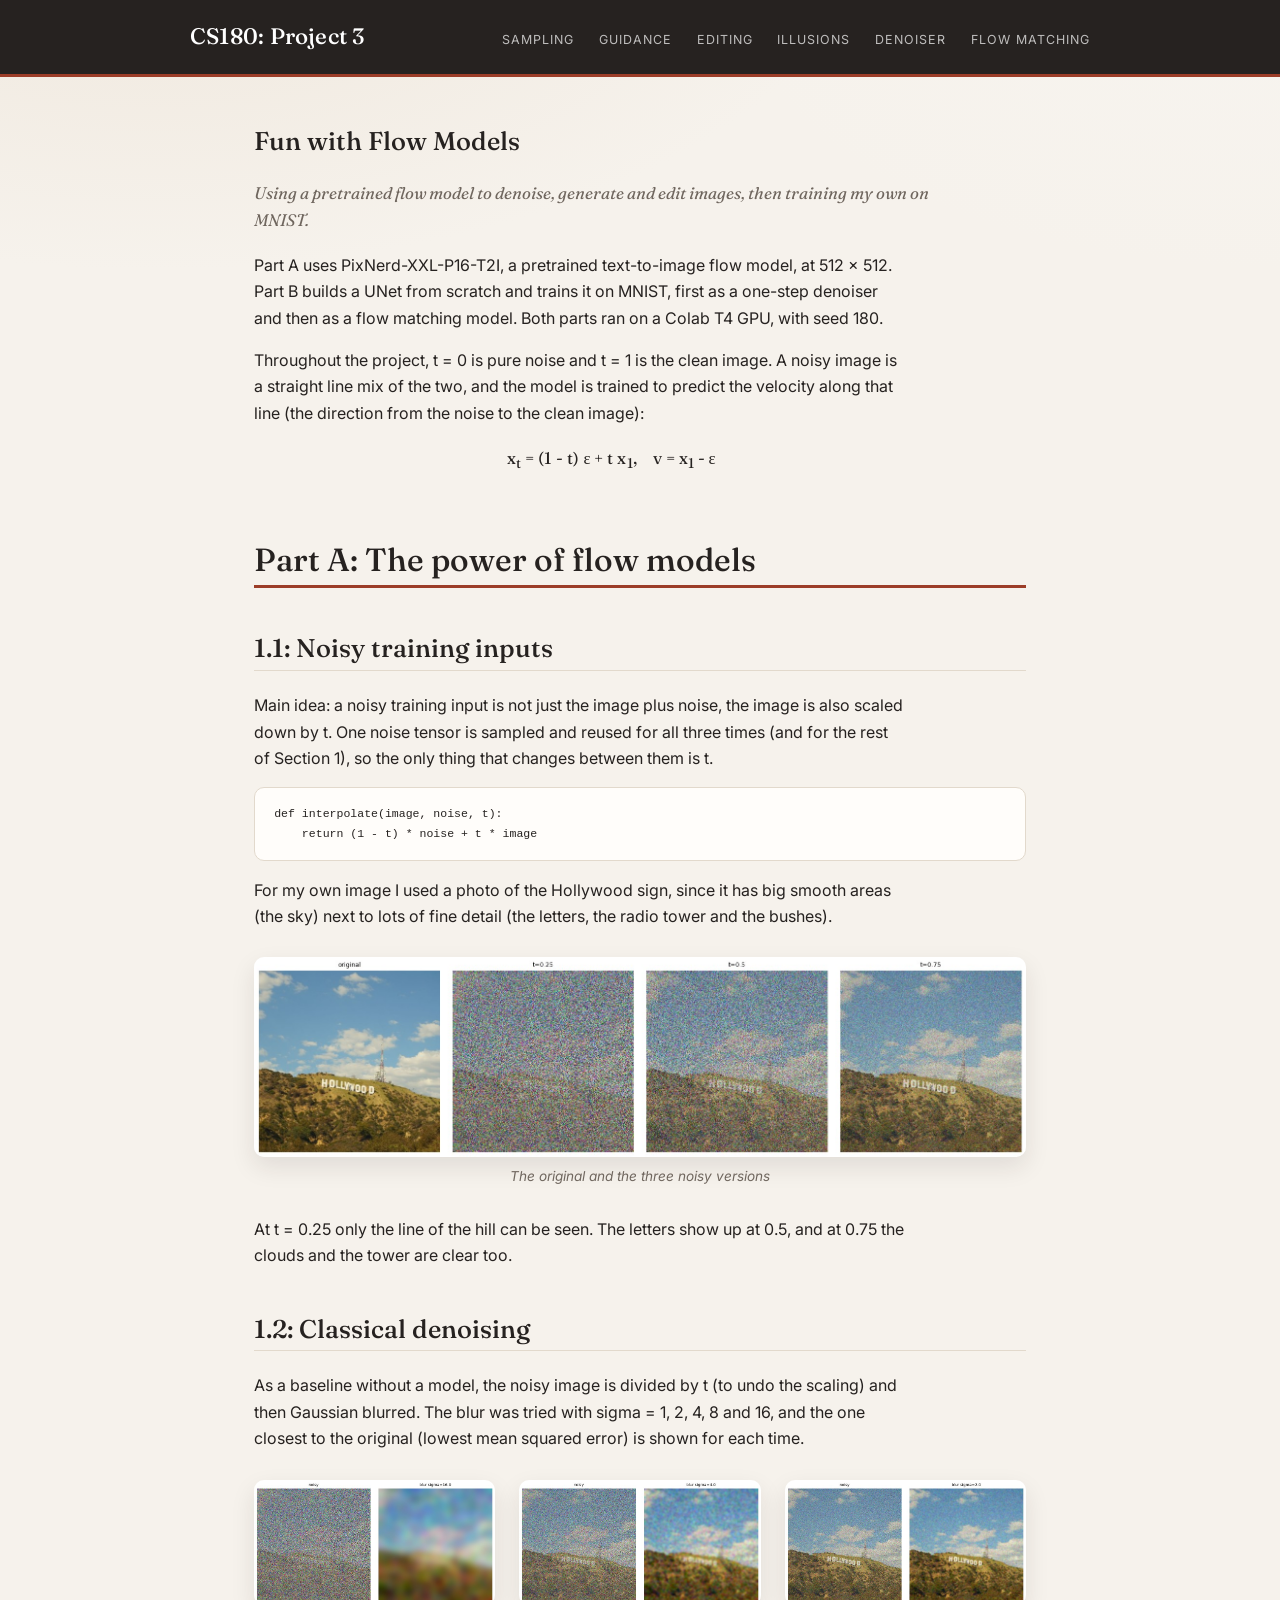
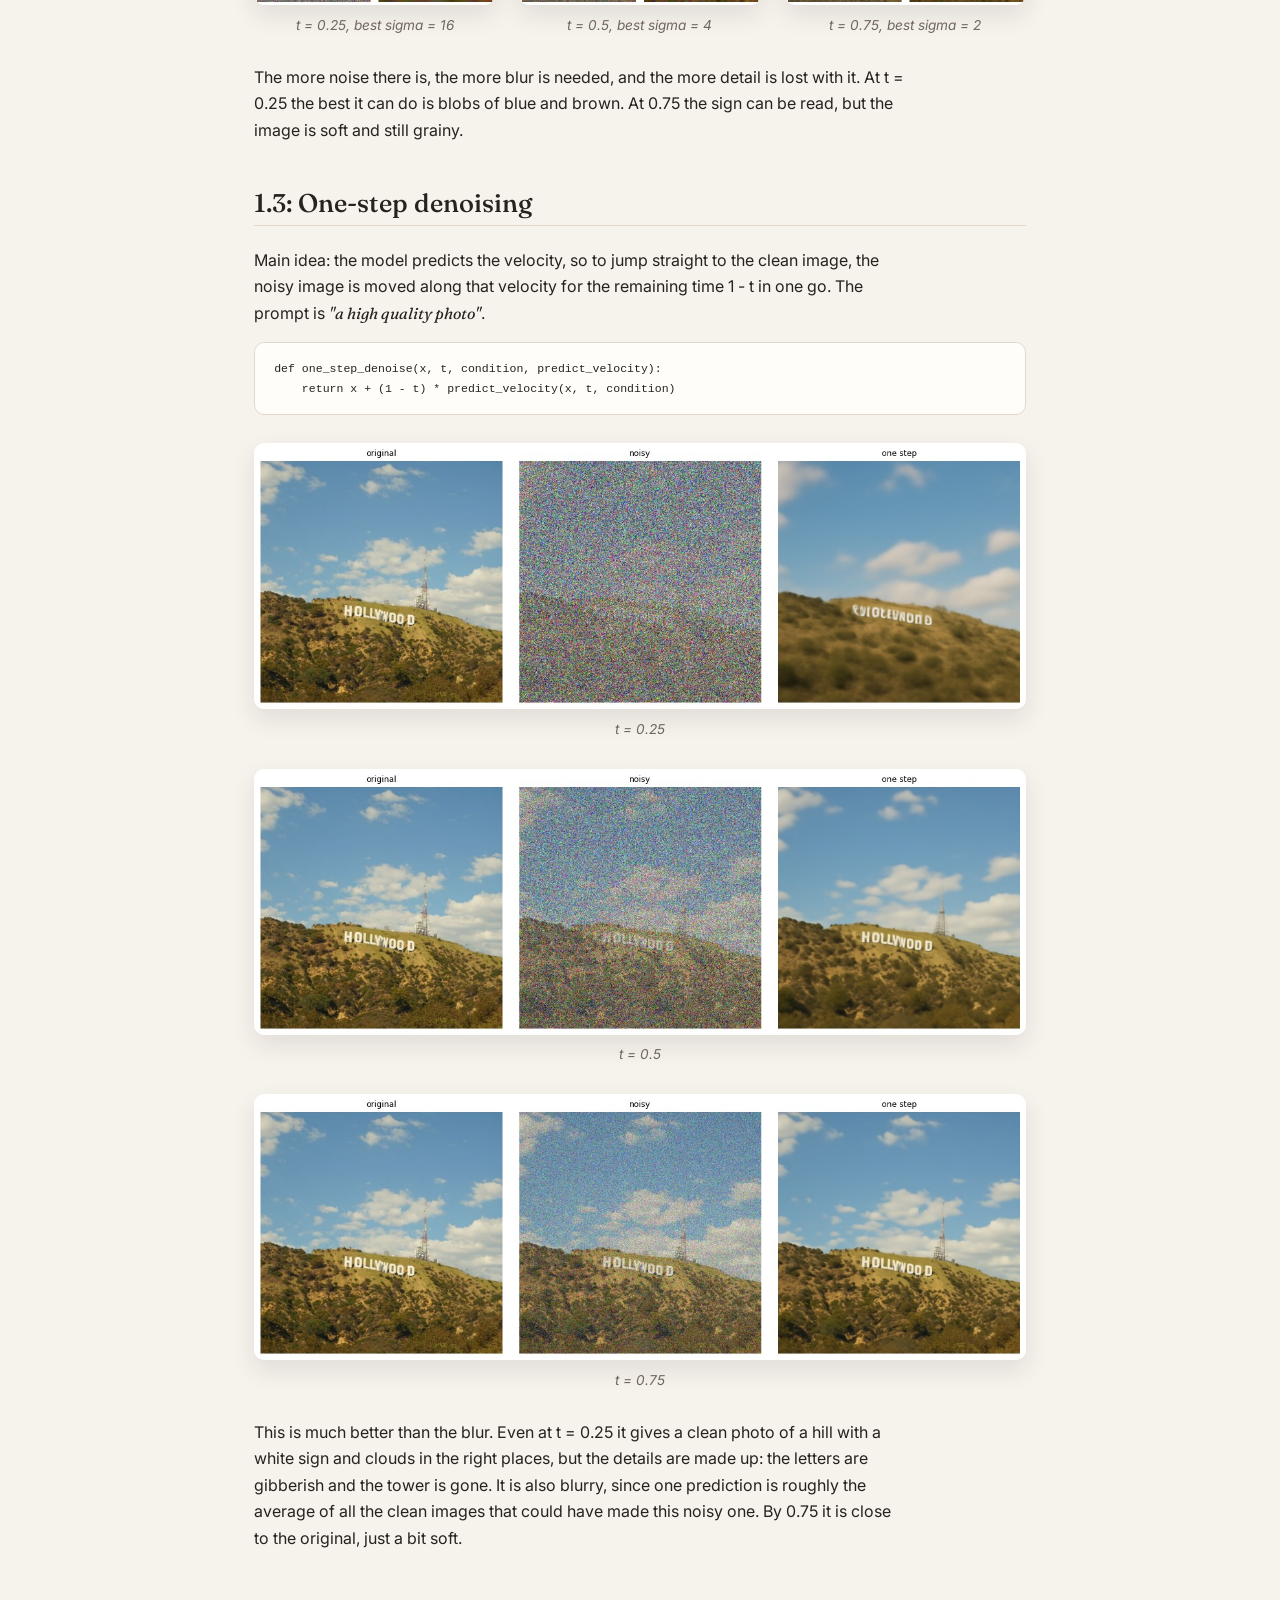
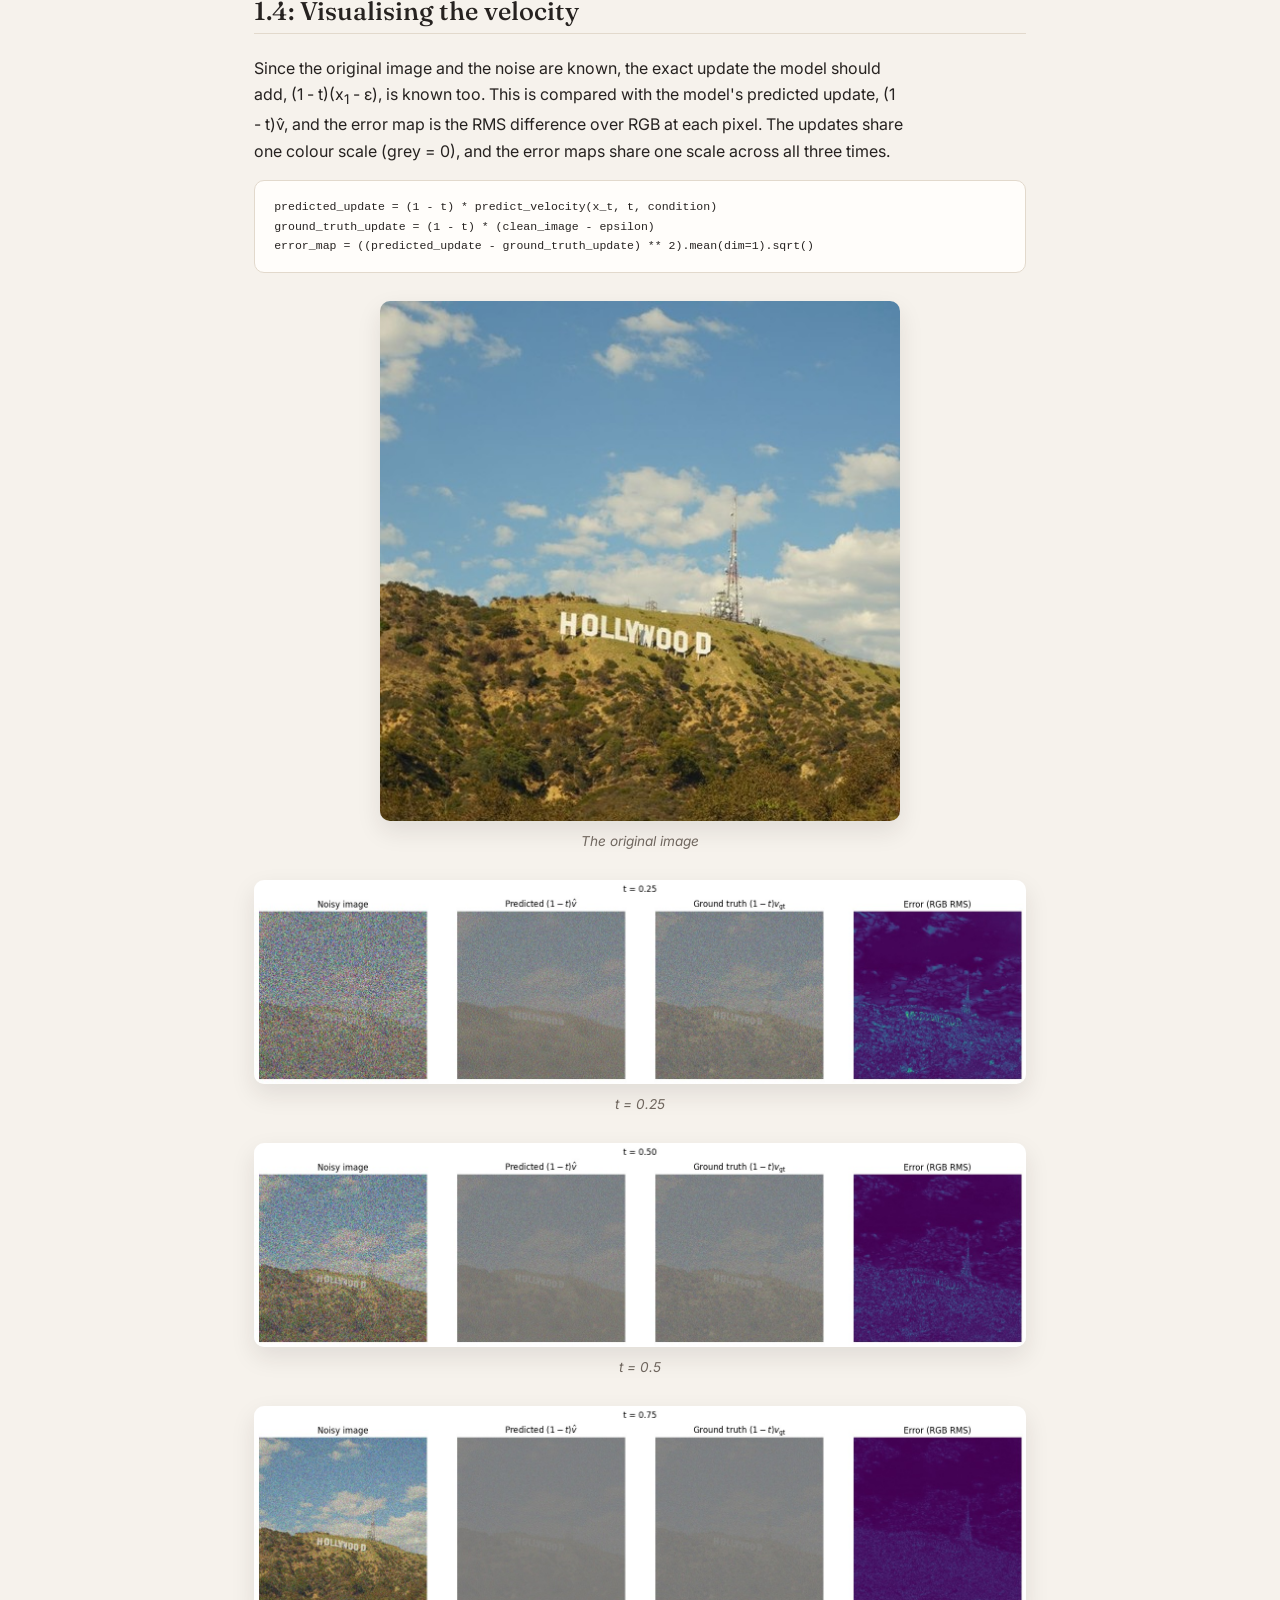
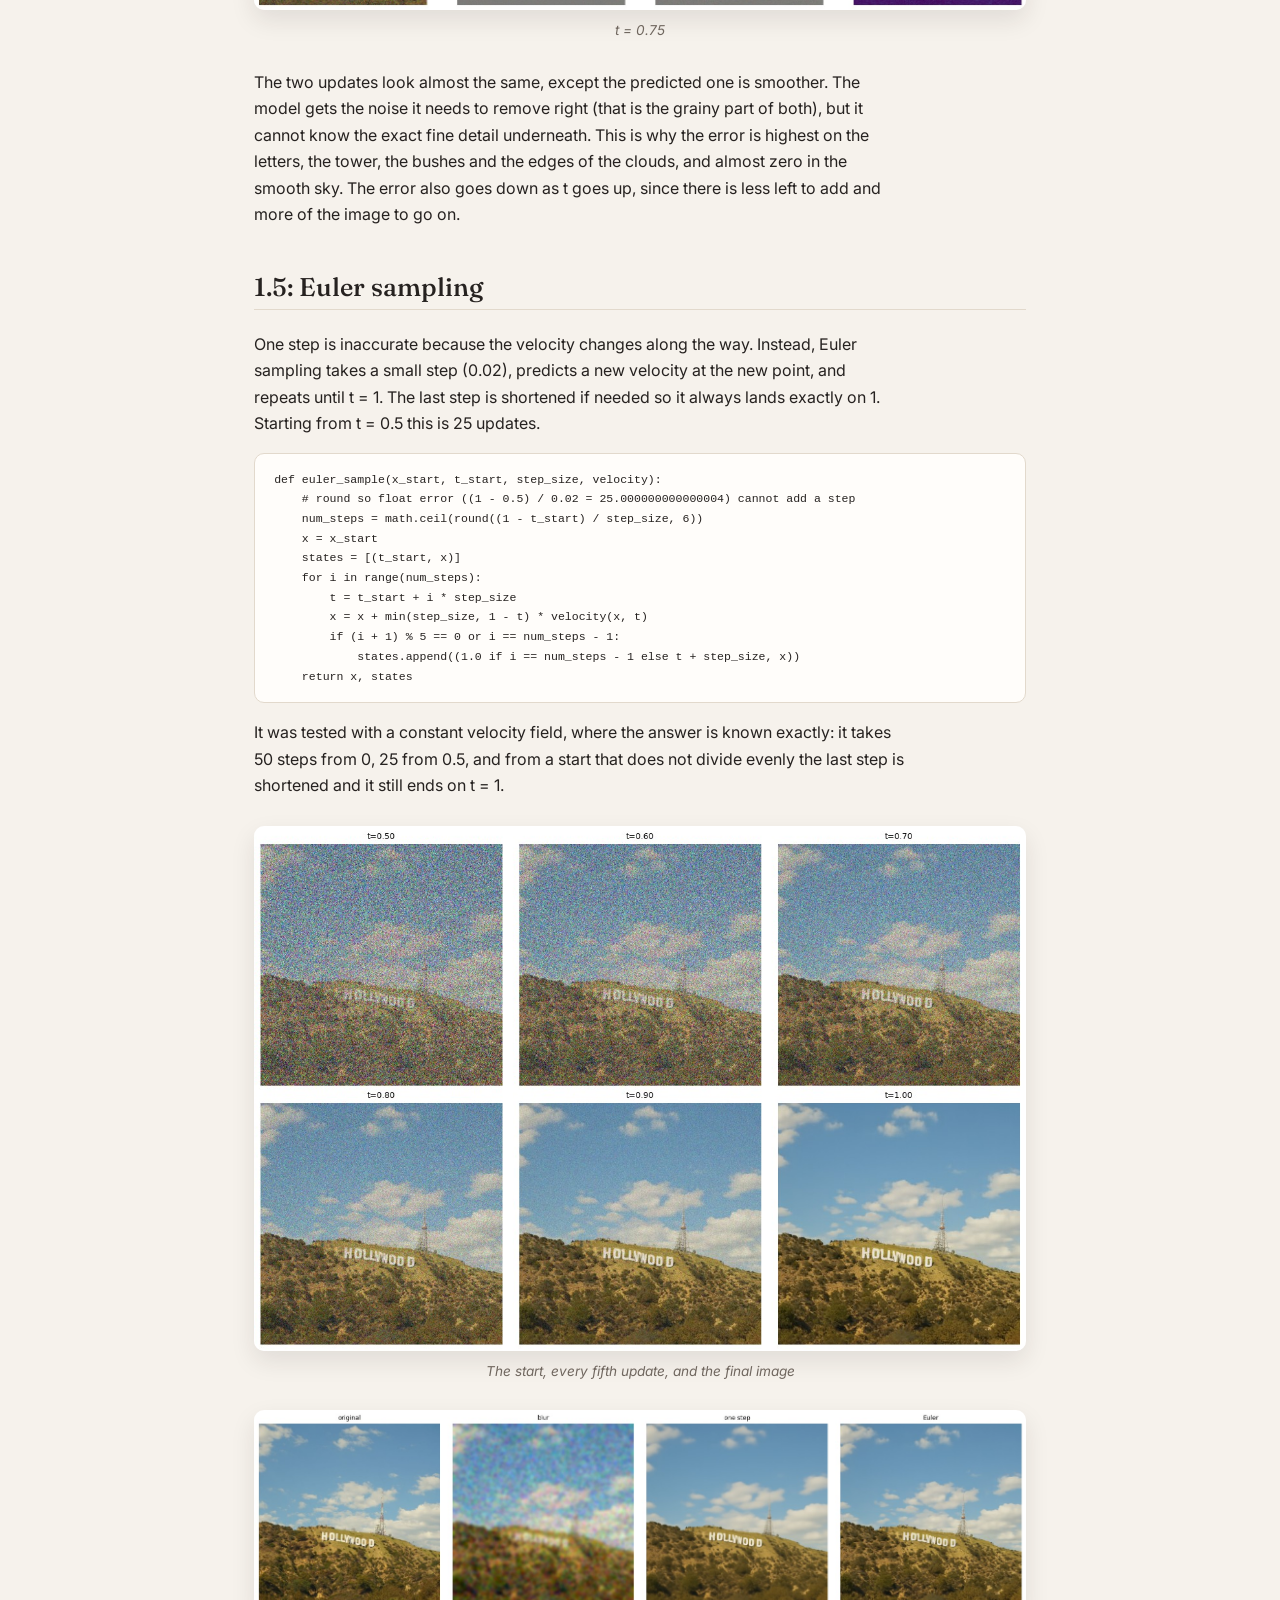
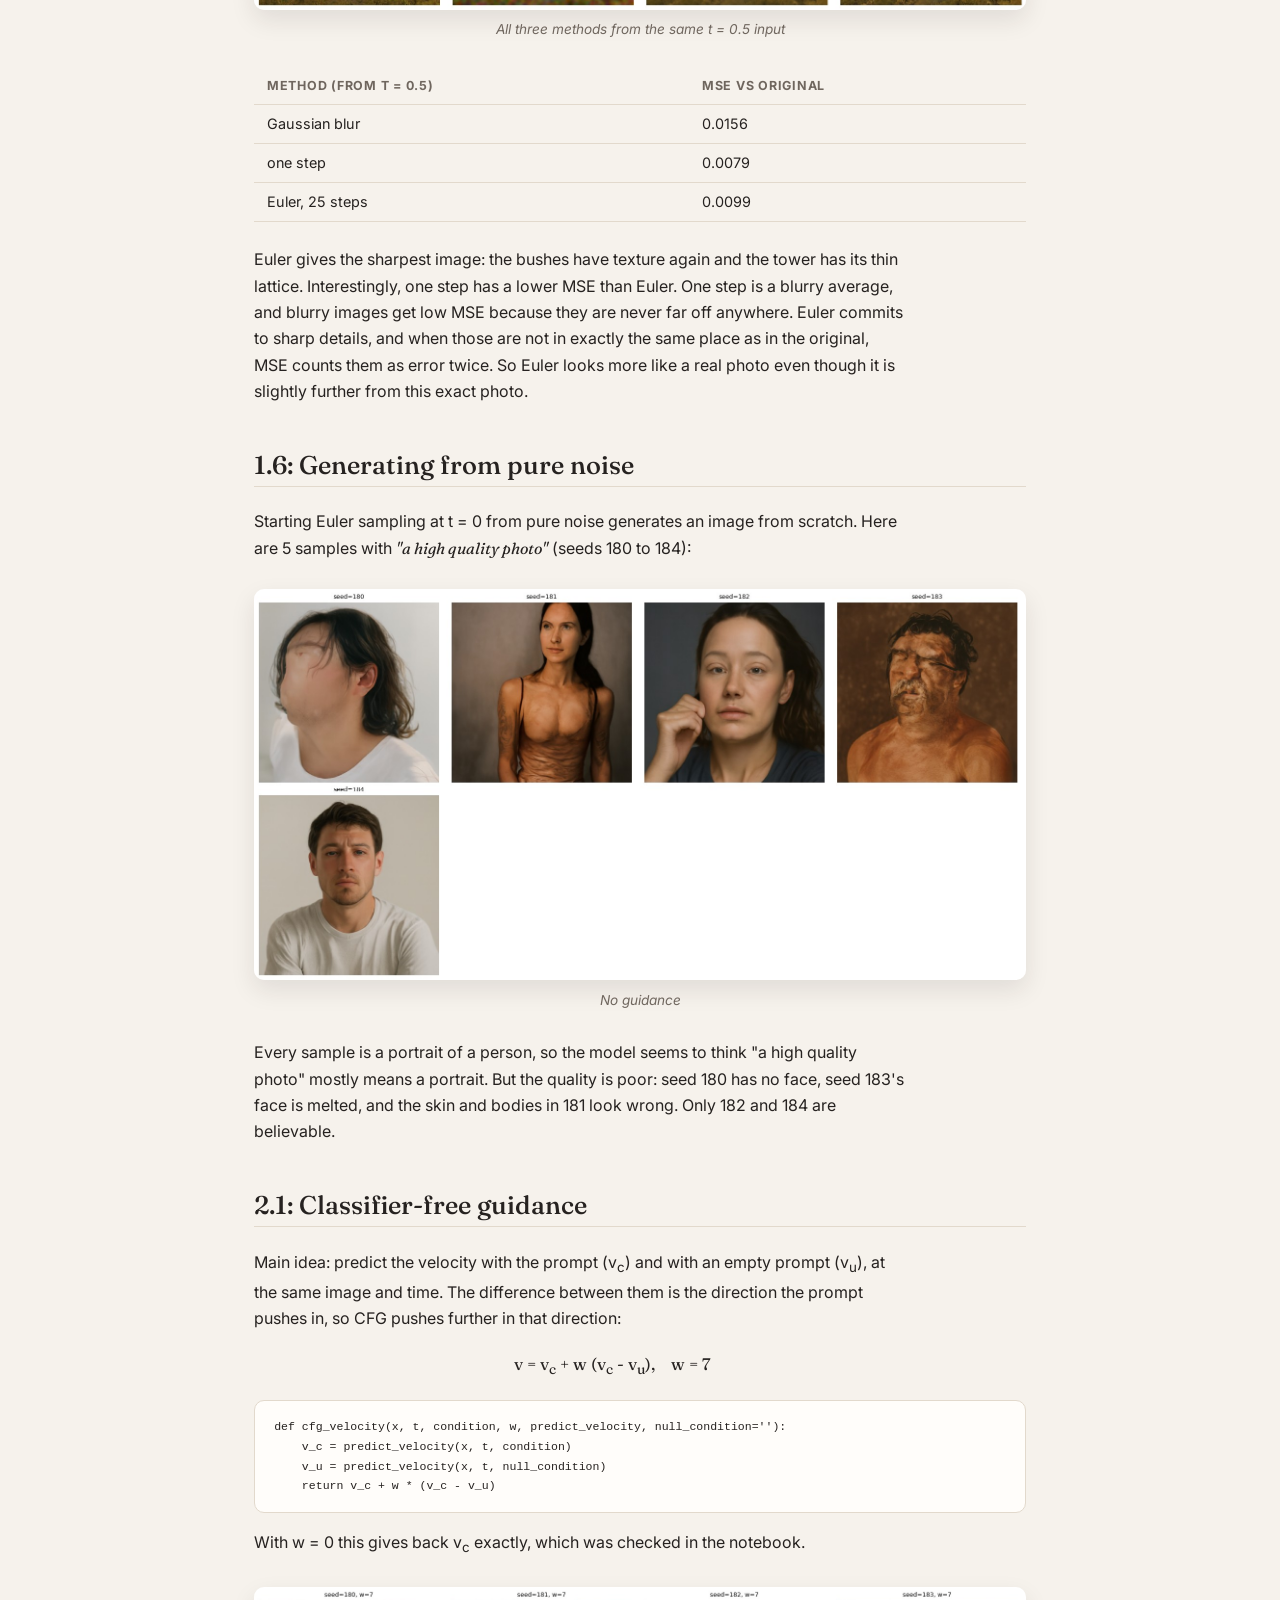
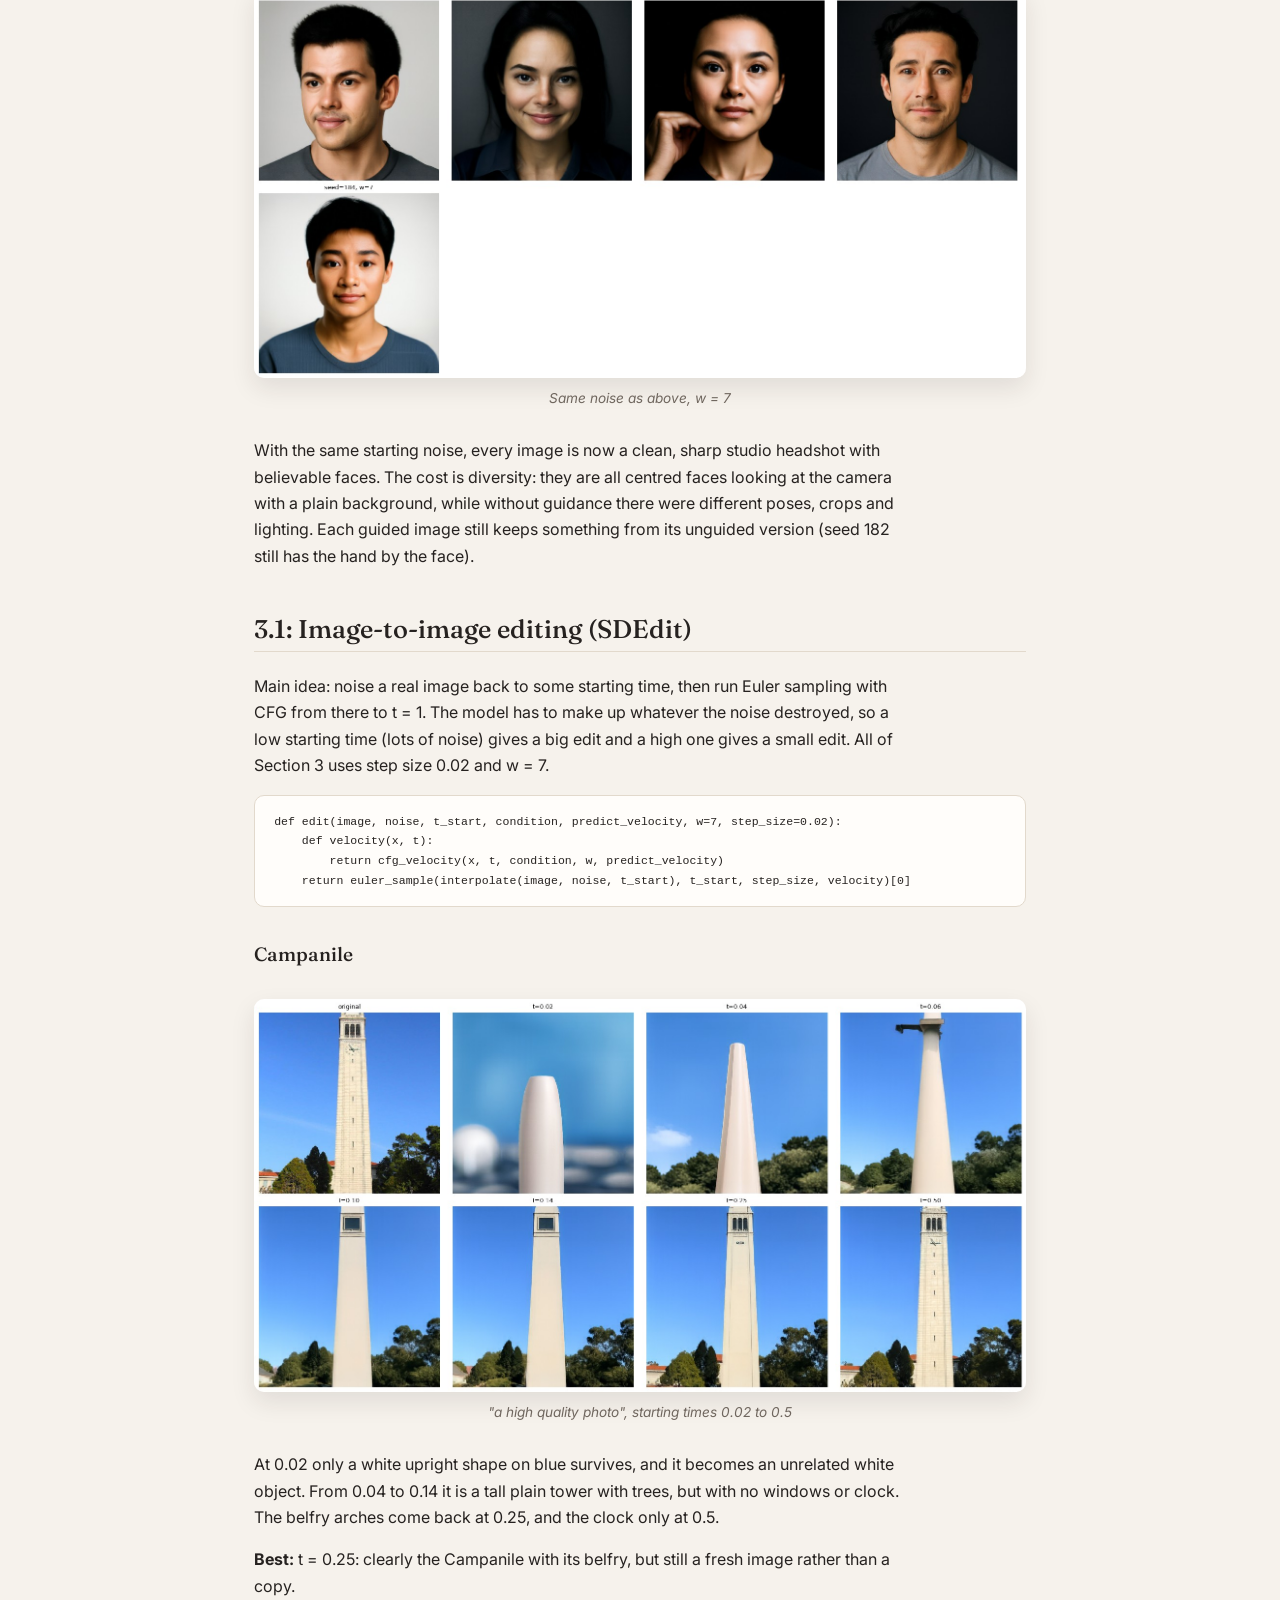
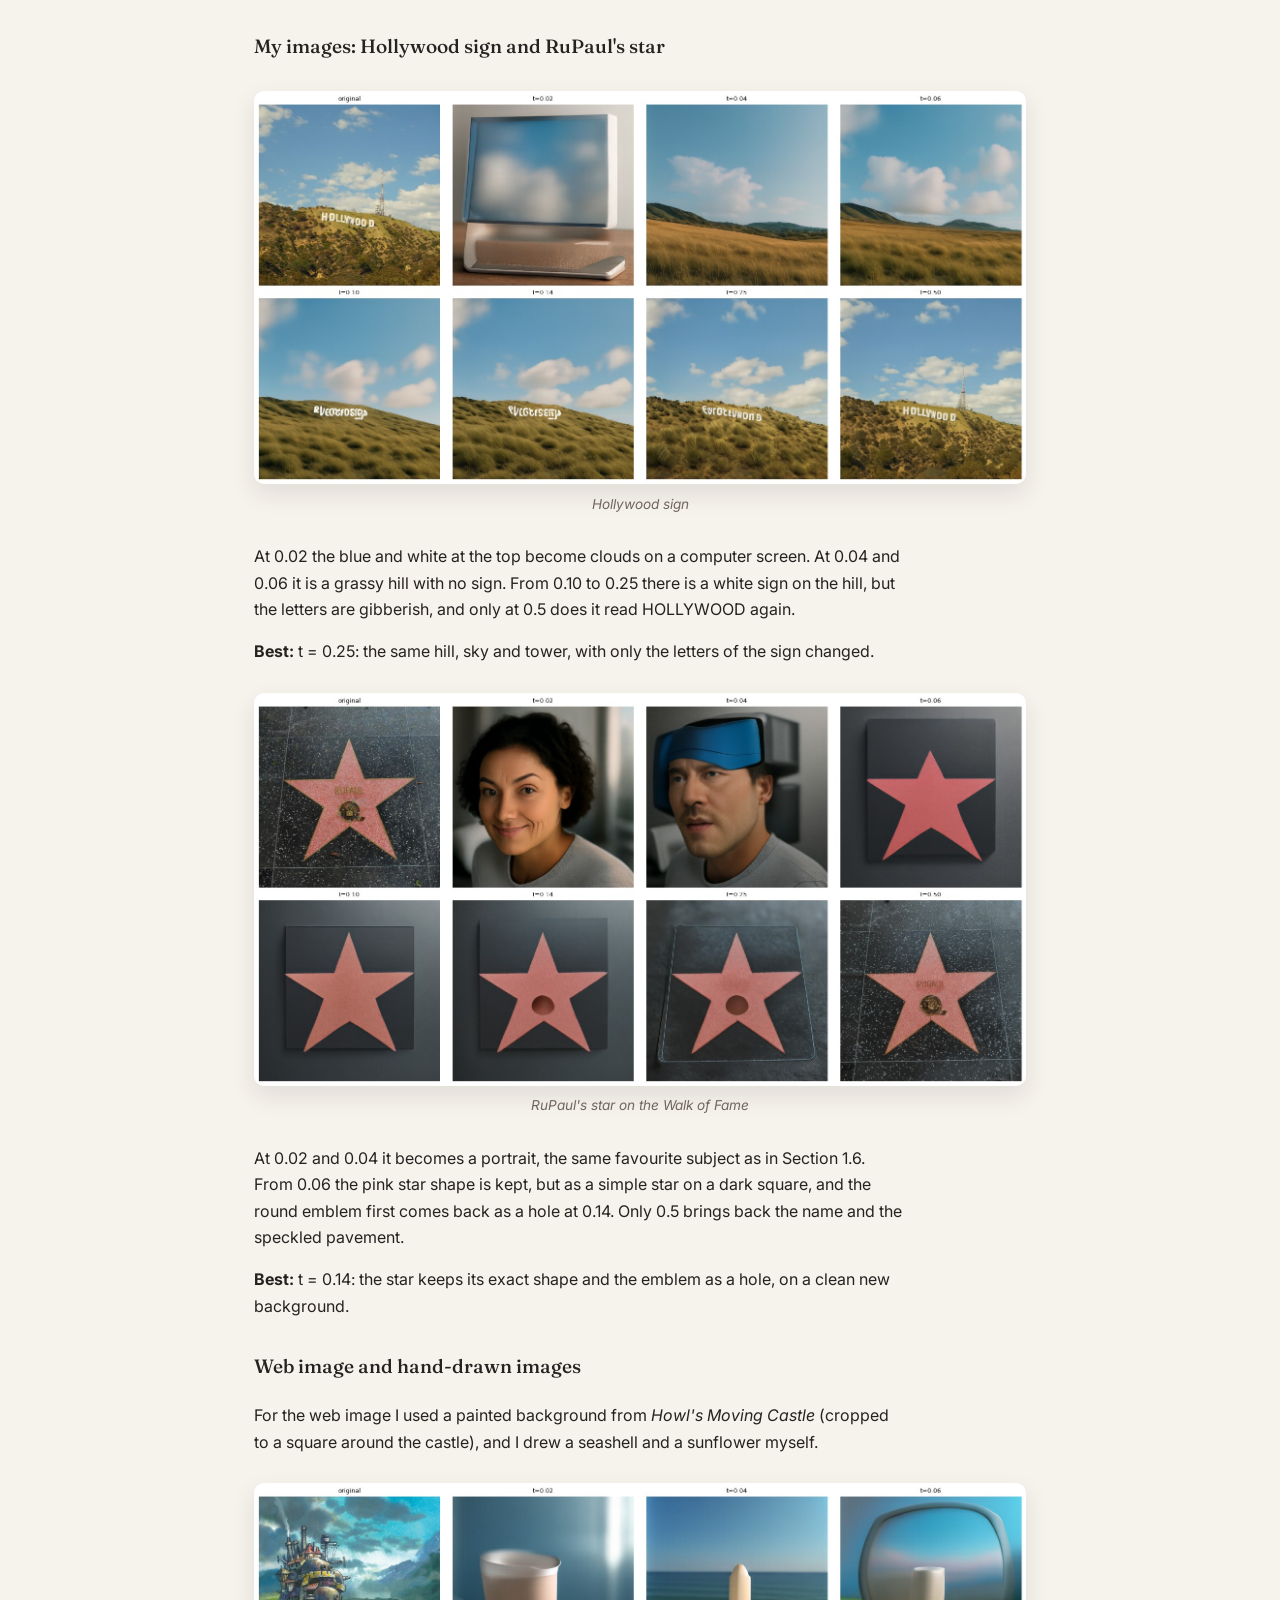
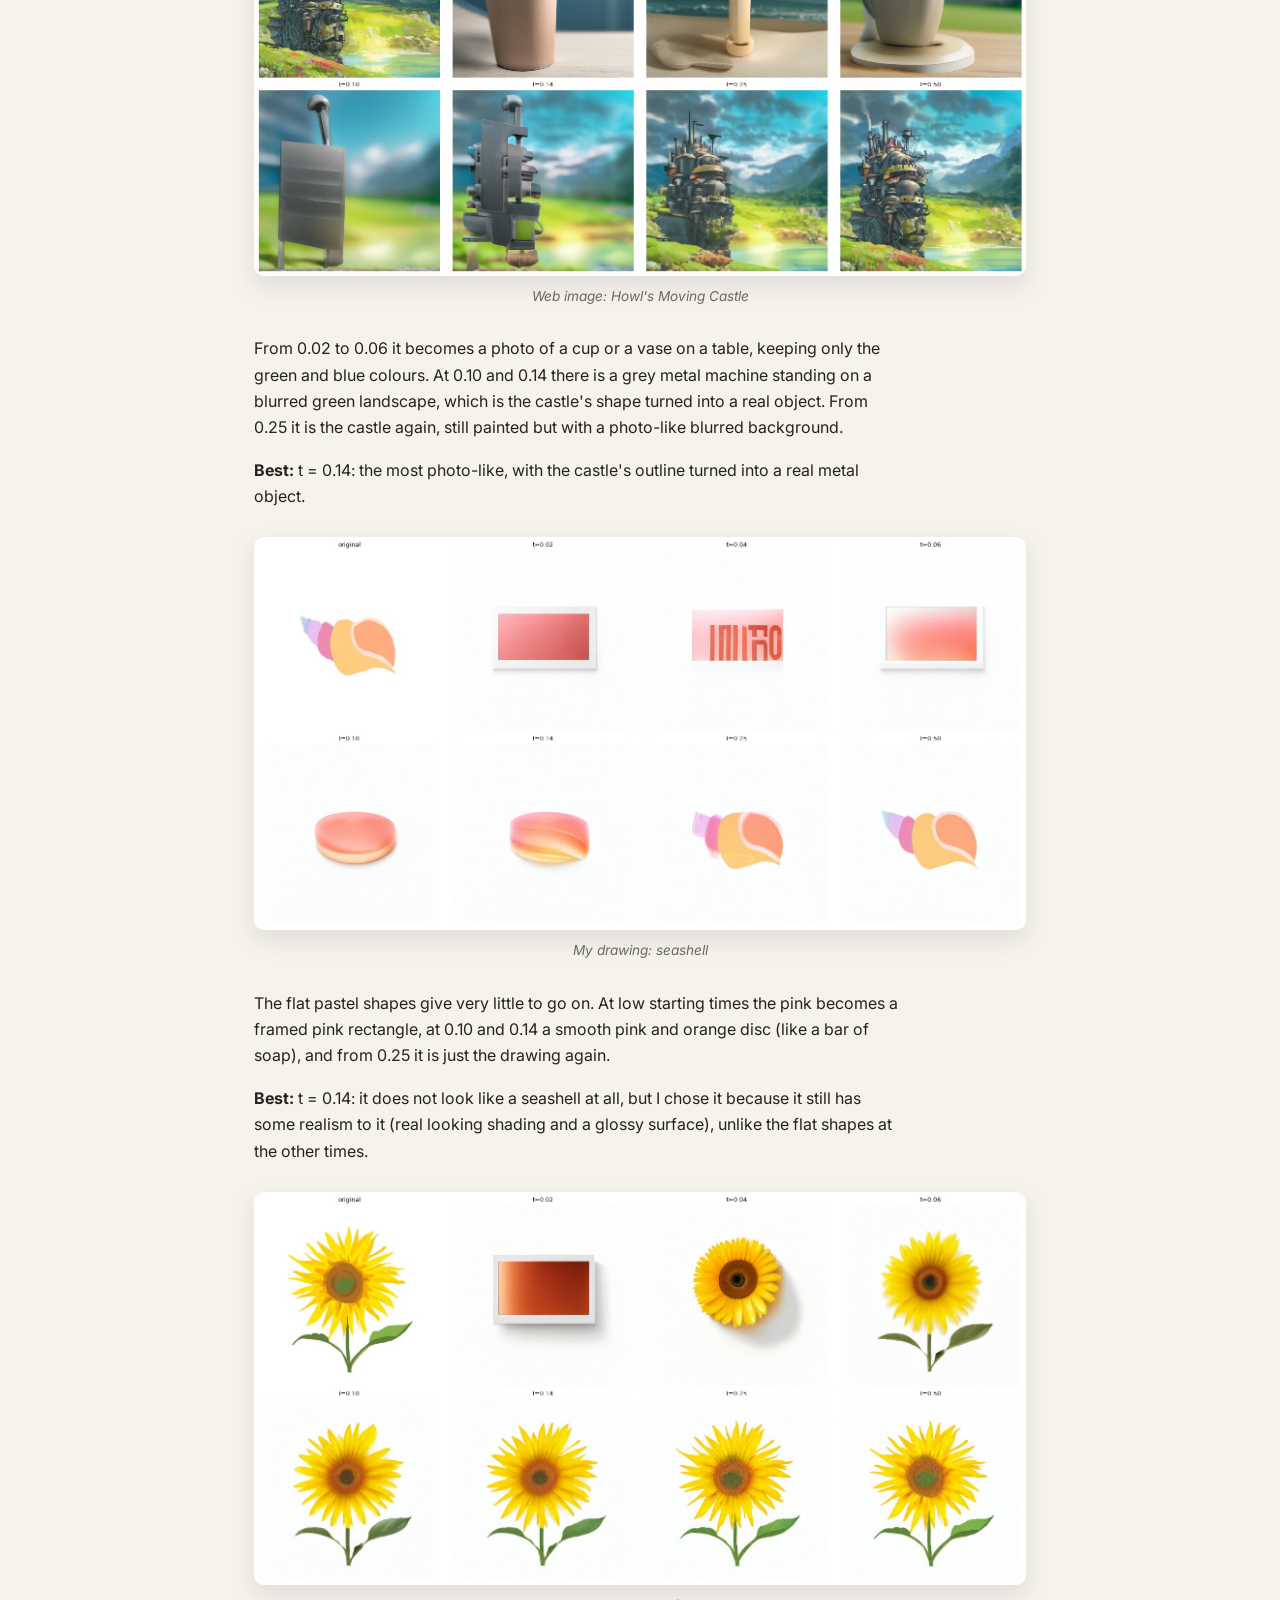
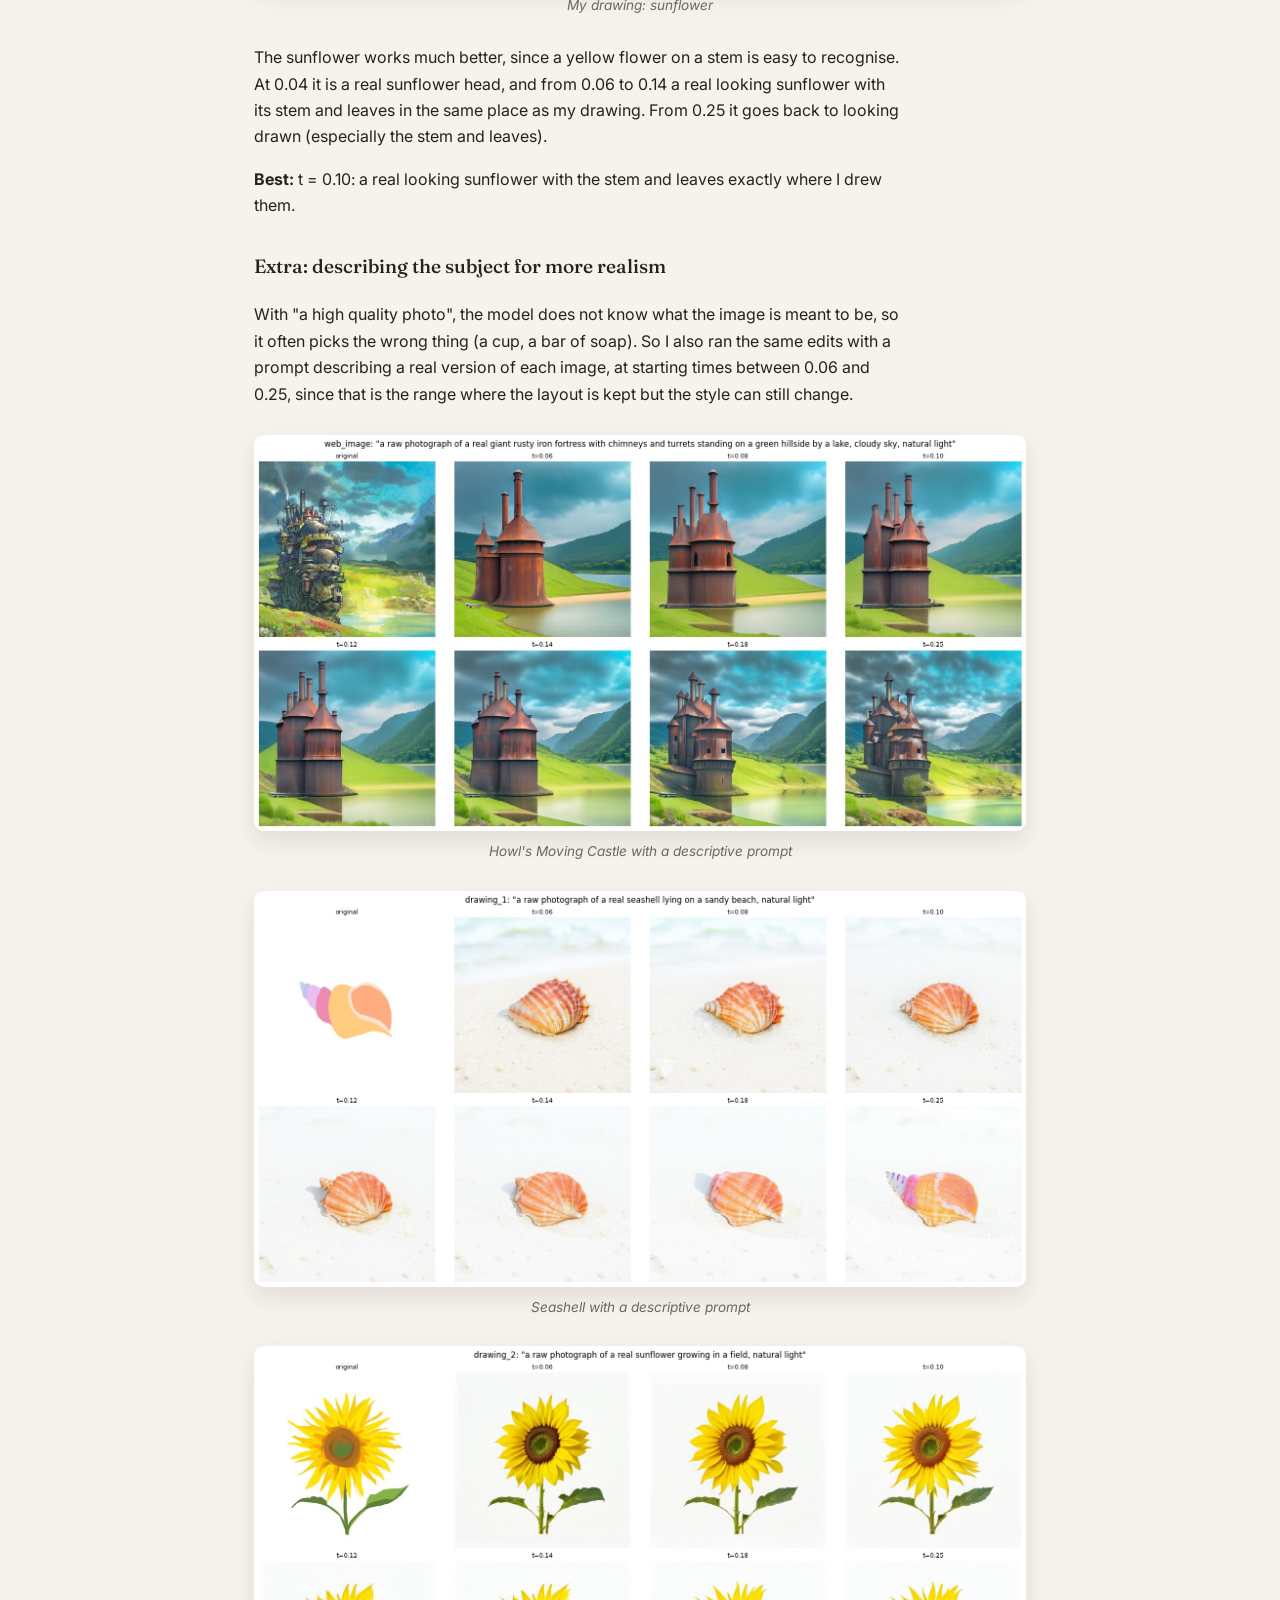
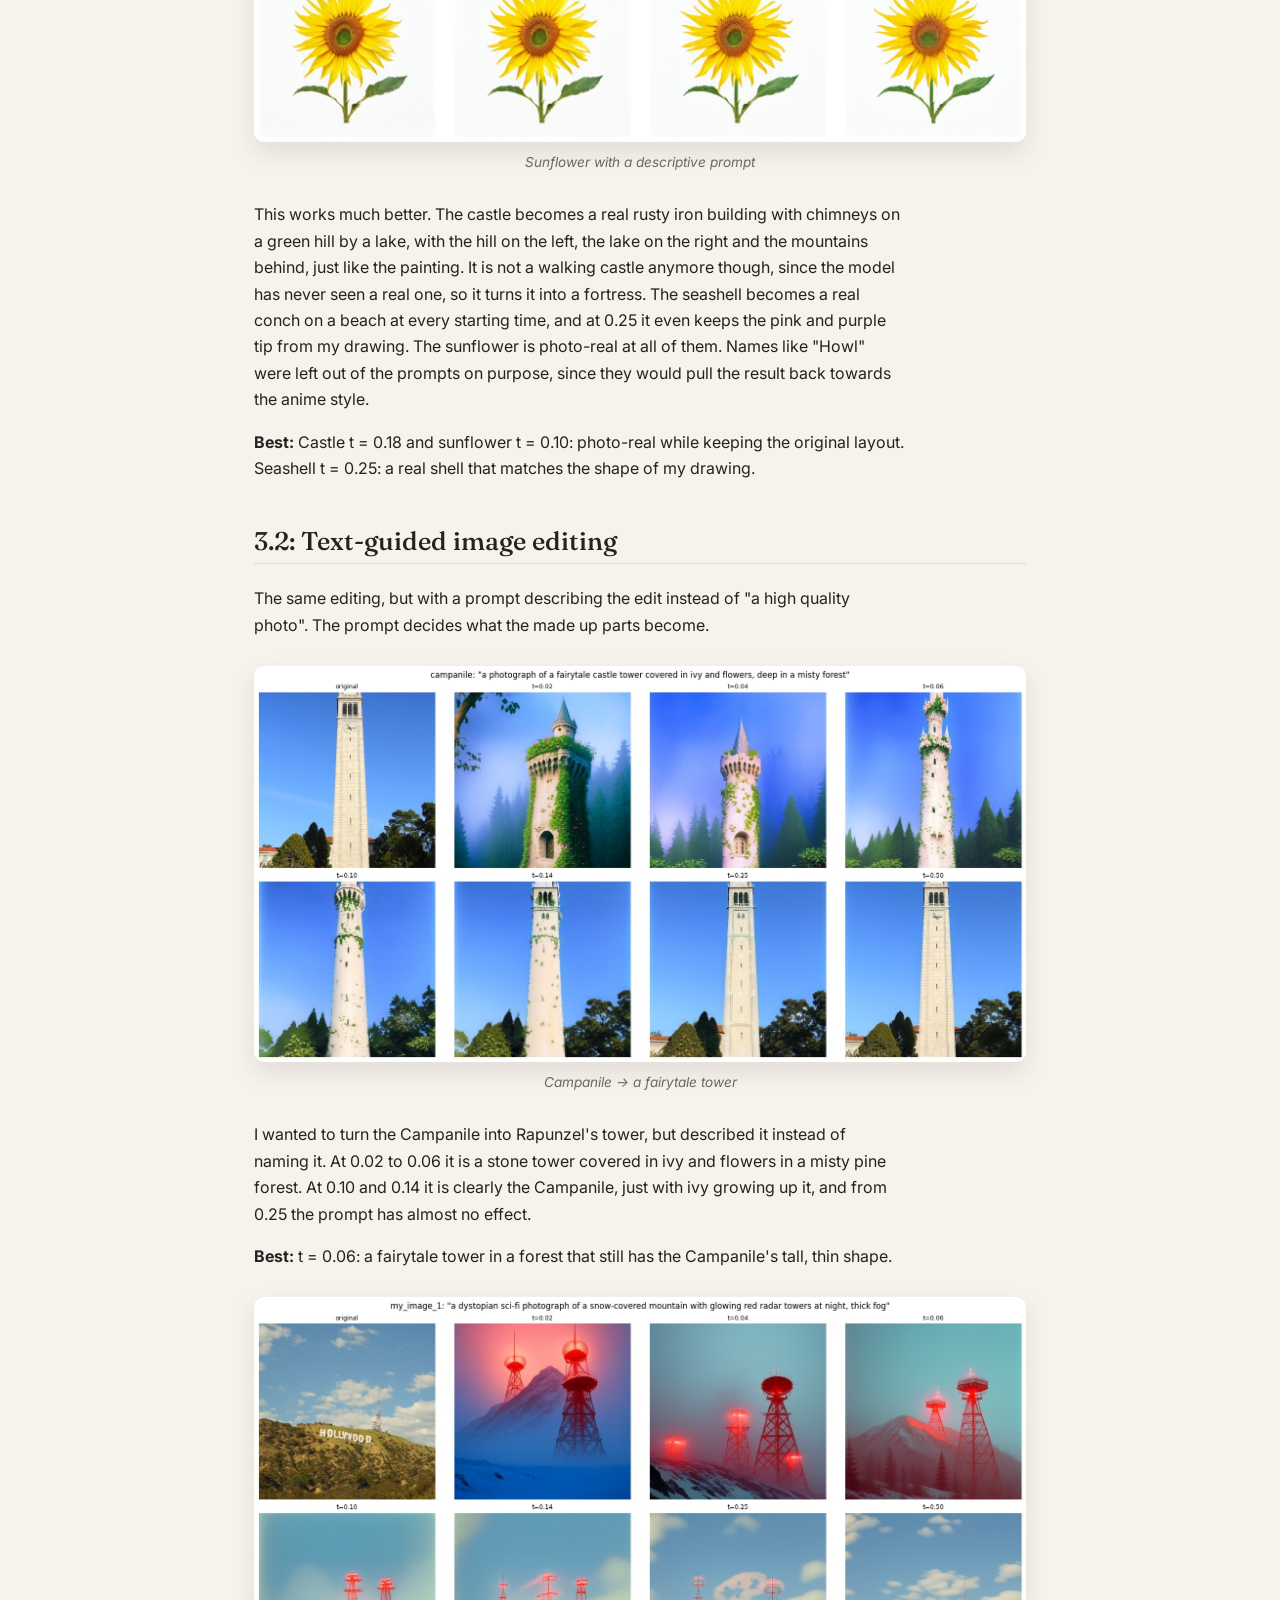
<file: cs180/project3/index.html>
<!DOCTYPE html>
<html lang="en">

<head>
    <meta charset="UTF-8">
    <meta name="viewport" content="width=device-width, initial-scale=1.0">
    <title>CS180 Project 3: Fun with Flow Models</title>
    <link rel="stylesheet" href="../style.css">
    <style>
        table { width: 100%; border-collapse: collapse; margin: 1.5rem 0; font-size: 0.9rem; }
        th, td { padding: 0.45rem 0.8rem; text-align: left; border-bottom: 1px solid var(--border); }
        th { font-size: 0.78rem; text-transform: uppercase; letter-spacing: 0.06em; color: var(--muted); }
        code { background: var(--bg-tint-a); padding: 0.1em 0.35em; border-radius: 4px; font-size: 0.88em; }
        pre { background: var(--card-bg); border: 1px solid var(--border); border-radius: 10px;
              padding: 1rem 1.2rem; overflow-x: auto; font-size: 0.82rem; line-height: 1.5; }
        pre code { background: none; padding: 0; }
        h3 { font-family: var(--serif); font-weight: 500; font-size: 1.2rem; margin-top: 2rem; }
        .wide { margin: 1.75rem 0; }
        .narrow { max-width: 520px; margin-left: auto; margin-right: auto; }
        .formula { text-align: center; font-family: var(--serif); font-size: 1.05rem; margin: 1.2rem 0; }
        .prompt { font-family: var(--serif); font-style: italic; }
        h2.part { font-size: 2rem; border-bottom: 3px solid var(--accent); margin-top: 4rem; }
    </style>
</head>

<body>

    <header class="site-header">
        <div class="header-inner">
            <h1 class="site-title"><a href="index.html">CS180: Project 3</a></h1>
            <nav class="site-nav">
                <a href="#parta">Sampling</a>
                <a href="#cfg">Guidance</a>
                <a href="#editing">Editing</a>
                <a href="#illusions">Illusions</a>
                <a href="#partb">Denoiser</a>
                <a href="#flow">Flow matching</a>
            </nav>
        </div>
    </header>

    <main>
        <h2 style="margin-top: 0; border: none;">Fun with Flow Models</h2>
        <p class="subtitle">Using a pretrained flow model to denoise, generate and edit images, then training my own on MNIST.</p>

        <p>
            Part A uses PixNerd-XXL-P16-T2I, a pretrained text-to-image flow model, at 512 x 512. Part B
            builds a UNet from scratch and trains it on MNIST, first as a one-step denoiser and then as a
            flow matching model. Both parts ran on a Colab T4 GPU, with seed 180.
        </p>
        <p>
            Throughout the project, t = 0 is pure noise and t = 1 is the clean image. A noisy image is
            a straight line mix of the two, and the model is trained to predict the velocity along that line
            (the direction from the noise to the clean image):
        </p>
        <p class="formula">x<sub>t</sub> = (1 - t) &epsilon; + t x<sub>1</sub>, &nbsp;&nbsp; v = x<sub>1</sub> - &epsilon;</p>

        <!-- ============================================================ -->
        <h2 class="part" id="parta">Part A: The power of flow models</h2>

        <h2>1.1: Noisy training inputs</h2>
        <p>
            Main idea: a noisy training input is not just the image plus noise, the image is also scaled
            down by t. One noise tensor is sampled and reused for all three times (and for the rest of
            Section 1), so the only thing that changes between them is t.
        </p>
<pre><code>def interpolate(image, noise, t):
    return (1 - t) * noise + t * image</code></pre>
        <p>
            For my own image I used a photo of the Hollywood sign, since it has big smooth areas (the sky)
            next to lots of fine detail (the letters, the radio tower and the bushes).
        </p>
        <figure class="wide">
            <img src="media/parta/forward.jpg" alt="Hollywood sign at t = 0.25, 0.5 and 0.75">
            <figcaption>The original and the three noisy versions</figcaption>
        </figure>
        <p>
            At t = 0.25 only the line of the hill can be seen. The letters show up at 0.5, and at 0.75
            the clouds and the tower are clear too.
        </p>

        <h2>1.2: Classical denoising</h2>
        <p>
            As a baseline without a model, the noisy image is divided by t (to undo the scaling) and then
            Gaussian blurred. The blur was tried with sigma = 1, 2, 4, 8 and 16, and the one closest to the
            original (lowest mean squared error) is shown for each time.
        </p>
        <div class="media-grid">
            <figure><img src="media/parta/blur_025.jpg" alt="Blur at t = 0.25"><figcaption>t = 0.25, best sigma = 16</figcaption></figure>
            <figure><img src="media/parta/blur_050.jpg" alt="Blur at t = 0.5"><figcaption>t = 0.5, best sigma = 4</figcaption></figure>
            <figure><img src="media/parta/blur_075.jpg" alt="Blur at t = 0.75"><figcaption>t = 0.75, best sigma = 2</figcaption></figure>
        </div>
        <p>
            The more noise there is, the more blur is needed, and the more detail is lost with it. At
            t = 0.25 the best it can do is blobs of blue and brown. At 0.75 the sign can be read, but
            the image is soft and still grainy.
        </p>

        <h2>1.3: One-step denoising</h2>
        <p>
            Main idea: the model predicts the velocity, so to jump straight to the clean image, the noisy
            image is moved along that velocity for the remaining time 1 - t in one go. The prompt is
            <span class="prompt">"a high quality photo"</span>.
        </p>
<pre><code>def one_step_denoise(x, t, condition, predict_velocity):
    return x + (1 - t) * predict_velocity(x, t, condition)</code></pre>
        <figure class="wide"><img src="media/parta/one_step_025.jpg" alt="One step at t = 0.25"><figcaption>t = 0.25</figcaption></figure>
        <figure class="wide"><img src="media/parta/one_step_050.jpg" alt="One step at t = 0.5"><figcaption>t = 0.5</figcaption></figure>
        <figure class="wide"><img src="media/parta/one_step_075.jpg" alt="One step at t = 0.75"><figcaption>t = 0.75</figcaption></figure>
        <p>
            This is much better than the blur. Even at t = 0.25 it gives a clean photo of a hill with a
            white sign and clouds in the right places, but the details are made up: the letters are
            gibberish and the tower is gone. It is also blurry, since one prediction is roughly the average
            of all the clean images that could have made this noisy one. By 0.75 it is close to the original,
            just a bit soft.
        </p>

        <h2>1.4: Visualising the velocity</h2>
        <p>
            Since the original image and the noise are known, the exact update the model should add,
            (1 - t)(x<sub>1</sub> - &epsilon;), is known too. This is compared with the model's predicted update,
            (1 - t)v&#770;, and the error map is the RMS difference over RGB at each pixel. The updates share
            one colour scale (grey = 0), and the error maps share one scale across all three times.
        </p>
<pre><code>predicted_update = (1 - t) * predict_velocity(x_t, t, condition)
ground_truth_update = (1 - t) * (clean_image - epsilon)
error_map = ((predicted_update - ground_truth_update) ** 2).mean(dim=1).sqrt()</code></pre>
        <figure class="narrow wide"><img src="media/parta/own_image.jpg" alt="Original image"><figcaption>The original image</figcaption></figure>
        <figure class="wide"><img src="media/parta/velocity_025.jpg" alt="Velocity at t = 0.25"><figcaption>t = 0.25</figcaption></figure>
        <figure class="wide"><img src="media/parta/velocity_050.jpg" alt="Velocity at t = 0.5"><figcaption>t = 0.5</figcaption></figure>
        <figure class="wide"><img src="media/parta/velocity_075.jpg" alt="Velocity at t = 0.75"><figcaption>t = 0.75</figcaption></figure>
        <p>
            The two updates look almost the same, except the predicted one is smoother. The model gets the
            noise it needs to remove right (that is the grainy part of both), but it cannot know the exact
            fine detail underneath. This is why the error is highest on the letters, the tower, the bushes and
            the edges of the clouds, and almost zero in the smooth sky. The error also goes down as t goes up,
            since there is less left to add and more of the image to go on.
        </p>

        <h2>1.5: Euler sampling</h2>
        <p>
            One step is inaccurate because the velocity changes along the way. Instead, Euler sampling takes
            a small step (0.02), predicts a new velocity at the new point, and repeats until t = 1. The last
            step is shortened if needed so it always lands exactly on 1. Starting from t = 0.5 this is 25
            updates.
        </p>
<pre><code>def euler_sample(x_start, t_start, step_size, velocity):
    # round so float error ((1 - 0.5) / 0.02 = 25.000000000000004) cannot add a step
    num_steps = math.ceil(round((1 - t_start) / step_size, 6))
    x = x_start
    states = [(t_start, x)]
    for i in range(num_steps):
        t = t_start + i * step_size
        x = x + min(step_size, 1 - t) * velocity(x, t)
        if (i + 1) % 5 == 0 or i == num_steps - 1:
            states.append((1.0 if i == num_steps - 1 else t + step_size, x))
    return x, states</code></pre>
        <p>
            It was tested with a constant velocity field, where the answer is known exactly: it takes 50
            steps from 0, 25 from 0.5, and from a start that does not divide evenly the last step is
            shortened and it still ends on t = 1.
        </p>
        <figure class="wide"><img src="media/parta/euler_trajectory.jpg" alt="Euler trajectory from t = 0.5"><figcaption>The start, every fifth update, and the final image</figcaption></figure>
        <figure class="wide"><img src="media/parta/denoise_compare.jpg" alt="Original, blur, one step, Euler"><figcaption>All three methods from the same t = 0.5 input</figcaption></figure>
        <table>
<thead><tr><th>method (from t = 0.5)</th><th>MSE vs original</th></tr></thead>
<tbody>
<tr><td>Gaussian blur</td><td>0.0156</td></tr>
<tr><td>one step</td><td>0.0079</td></tr>
<tr><td>Euler, 25 steps</td><td>0.0099</td></tr>
</tbody>
</table>
        <p>
            Euler gives the sharpest image: the bushes have texture again and the tower has its thin lattice.
            Interestingly, one step has a lower MSE than Euler. One step is a blurry average, and blurry
            images get low MSE because they are never far off anywhere. Euler commits to sharp details, and
            when those are not in exactly the same place as in the original, MSE counts them as error twice.
            So Euler looks more like a real photo even though it is slightly further from this exact photo.
        </p>

        <h2>1.6: Generating from pure noise</h2>
        <p>
            Starting Euler sampling at t = 0 from pure noise generates an image from scratch. Here are 5
            samples with <span class="prompt">"a high quality photo"</span> (seeds 180 to 184):
        </p>
        <figure class="wide"><img src="media/parta/samples_no_cfg.jpg" alt="Five samples without CFG"><figcaption>No guidance</figcaption></figure>
        <p>
            Every sample is a portrait of a person, so the model seems to think "a high quality photo" mostly
            means a portrait. But the quality is poor: seed 180 has no face, seed 183's face is melted, and
            the skin and bodies in 181 look wrong. Only 182 and 184 are believable.
        </p>

        <h2 id="cfg">2.1: Classifier-free guidance</h2>
        <p>
            Main idea: predict the velocity with the prompt (v<sub>c</sub>) and with an empty prompt
            (v<sub>u</sub>), at the same image and time. The difference between them is the direction the
            prompt pushes in, so CFG pushes further in that direction:
        </p>
        <p class="formula">v = v<sub>c</sub> + w (v<sub>c</sub> - v<sub>u</sub>), &nbsp;&nbsp; w = 7</p>
<pre><code>def cfg_velocity(x, t, condition, w, predict_velocity, null_condition=''):
    v_c = predict_velocity(x, t, condition)
    v_u = predict_velocity(x, t, null_condition)
    return v_c + w * (v_c - v_u)</code></pre>
        <p>With w = 0 this gives back v<sub>c</sub> exactly, which was checked in the notebook.</p>
        <figure class="wide"><img src="media/parta/samples_cfg.jpg" alt="Five samples with CFG"><figcaption>Same noise as above, w = 7</figcaption></figure>
        <p>
            With the same starting noise, every image is now a clean, sharp studio headshot with believable
            faces. The cost is diversity: they are all centred faces looking at the camera with a plain
            background, while without guidance there were different poses, crops and lighting. Each guided
            image still keeps something from its unguided version (seed 182 still has the hand by the face).
        </p>

        <!-- ============================================================ -->
        <h2 id="editing">3.1: Image-to-image editing (SDEdit)</h2>
        <p>
            Main idea: noise a real image back to some starting time, then run Euler sampling with CFG from
            there to t = 1. The model has to make up whatever the noise destroyed, so a low starting time
            (lots of noise) gives a big edit and a high one gives a small edit. All of Section 3 uses step size
            0.02 and w = 7.
        </p>
<pre><code>def edit(image, noise, t_start, condition, predict_velocity, w=7, step_size=0.02):
    def velocity(x, t):
        return cfg_velocity(x, t, condition, w, predict_velocity)
    return euler_sample(interpolate(image, noise, t_start), t_start, step_size, velocity)[0]</code></pre>

        <h3>Campanile</h3>
        <figure class="wide"><img src="media/parta/edit_campanile.jpg" alt="Campanile edits"><figcaption>"a high quality photo", starting times 0.02 to 0.5</figcaption></figure>
        <p>
            At 0.02 only a white upright shape on blue survives, and it becomes an unrelated white object.
            From 0.04 to 0.14 it is a tall plain tower with trees, but with no windows or clock. The belfry
            arches come back at 0.25, and the clock only at 0.5.
        </p>
        <p><b>Best:</b> t = 0.25: clearly the Campanile with its belfry, but still a fresh image rather than a copy.</p>

        <h3>My images: Hollywood sign and RuPaul's star</h3>
        <figure class="wide"><img src="media/parta/edit_hollywood.jpg" alt="Hollywood sign edits"><figcaption>Hollywood sign</figcaption></figure>
        <p>
            At 0.02 the blue and white at the top become clouds on a computer screen. At 0.04 and 0.06 it is a
            grassy hill with no sign. From 0.10 to 0.25 there is a white sign on the hill, but the letters are
            gibberish, and only at 0.5 does it read HOLLYWOOD again.
        </p>
        <p><b>Best:</b> t = 0.25: the same hill, sky and tower, with only the letters of the sign changed.</p>
        <figure class="wide"><img src="media/parta/edit_star.jpg" alt="Star edits"><figcaption>RuPaul's star on the Walk of Fame</figcaption></figure>
        <p>
            At 0.02 and 0.04 it becomes a portrait, the same favourite subject as in Section 1.6. From 0.06
            the pink star shape is kept, but as a simple star on a dark square, and the round emblem first
            comes back as a hole at 0.14. Only 0.5 brings back the name and the speckled pavement.
        </p>
        <p><b>Best:</b> t = 0.14: the star keeps its exact shape and the emblem as a hole, on a clean new background.</p>

        <h3>Web image and hand-drawn images</h3>
        <p>
            For the web image I used a painted background from <i>Howl's Moving Castle</i> (cropped to a square
            around the castle), and I drew a seashell and a sunflower myself.
        </p>
        <figure class="wide"><img src="media/parta/edit_howl.jpg" alt="Howl's Moving Castle edits"><figcaption>Web image: Howl's Moving Castle</figcaption></figure>
        <p>
            From 0.02 to 0.06 it becomes a photo of a cup or a vase on a table, keeping only the green and blue
            colours. At 0.10 and 0.14 there is a grey metal machine standing on a blurred green landscape, which
            is the castle's shape turned into a real object. From 0.25 it is the castle again, still painted
            but with a photo-like blurred background.
        </p>
        <p><b>Best:</b> t = 0.14: the most photo-like, with the castle's outline turned into a real metal object.</p>
        <figure class="wide"><img src="media/parta/edit_seashell.jpg" alt="Seashell drawing edits"><figcaption>My drawing: seashell</figcaption></figure>
        <p>
            The flat pastel shapes give very little to go on. At low starting times the pink becomes a framed
            pink rectangle, at 0.10 and 0.14 a smooth pink and orange disc (like a bar of soap), and from 0.25 it
            is just the drawing again.
        </p>
        <p><b>Best:</b> t = 0.14: it does not look like a seashell at all, but I chose it because it still has some realism to it (real looking shading and a glossy surface), unlike the flat shapes at the other times.</p>
        <figure class="wide"><img src="media/parta/edit_sunflower.jpg" alt="Sunflower drawing edits"><figcaption>My drawing: sunflower</figcaption></figure>
        <p>
            The sunflower works much better, since a yellow flower on a stem is easy to recognise. At 0.04 it
            is a real sunflower head, and from 0.06 to 0.14 a real looking sunflower with its stem and leaves in
            the same place as my drawing. From 0.25 it goes back to looking drawn (especially the stem and leaves).
        </p>
        <p><b>Best:</b> t = 0.10: a real looking sunflower with the stem and leaves exactly where I drew them.</p>

        <h3>Extra: describing the subject for more realism</h3>
        <p>
            With "a high quality photo", the model does not know what the image is meant to be, so it often
            picks the wrong thing (a cup, a bar of soap). So I also ran the same edits with a prompt describing
            a real version of each image, at starting times between 0.06 and 0.25, since that is the range
            where the layout is kept but the style can still change.
        </p>
        <figure class="wide"><img src="media/parta/real_howl.jpg" alt="Howl's castle with descriptive prompt"><figcaption>Howl's Moving Castle with a descriptive prompt</figcaption></figure>
        <figure class="wide"><img src="media/parta/real_seashell.jpg" alt="Seashell with descriptive prompt"><figcaption>Seashell with a descriptive prompt</figcaption></figure>
        <figure class="wide"><img src="media/parta/real_sunflower.jpg" alt="Sunflower with descriptive prompt"><figcaption>Sunflower with a descriptive prompt</figcaption></figure>
        <p>
            This works much better. The castle becomes a real rusty iron building with chimneys on a green hill
            by a lake, with the hill on the left, the lake on the right and the mountains behind, just like the
            painting. It is not a walking castle anymore though, since the model has never seen a real one, so
            it turns it into a fortress. The seashell becomes a real conch on a beach at every starting time,
            and at 0.25 it even keeps the pink and purple tip from my drawing. The sunflower is photo-real at
            all of them. Names like "Howl" were left out of the prompts on purpose, since they would pull the
            result back towards the anime style.
        </p>
        <p><b>Best:</b> Castle t = 0.18 and sunflower t = 0.10: photo-real while keeping the original layout. Seashell t = 0.25: a real shell that matches the shape of my drawing.</p>

        <h2>3.2: Text-guided image editing</h2>
        <p>
            The same editing, but with a prompt describing the edit instead of "a high quality photo". The
            prompt decides what the made up parts become.
        </p>
        <figure class="wide"><img src="media/parta/text_campanile.jpg" alt="Campanile to fairytale tower"><figcaption>Campanile &rarr; a fairytale tower</figcaption></figure>
        <p>
            I wanted to turn the Campanile into Rapunzel's tower, but described it instead of naming it. At 0.02
            to 0.06 it is a stone tower covered in ivy and flowers in a misty pine forest. At 0.10 and 0.14 it is
            clearly the Campanile, just with ivy growing up it, and from 0.25 the prompt has almost no effect.
        </p>
        <p><b>Best:</b> t = 0.06: a fairytale tower in a forest that still has the Campanile's tall, thin shape.</p>
        <figure class="wide"><img src="media/parta/text_hollywood.jpg" alt="Hollywood to dystopian radar mountain"><figcaption>Hollywood sign &rarr; a dystopian radar station</figcaption></figure>
        <p>
            For the Hollywood sign I wanted something dark and sci-fi. At 0.02 to 0.06 it is a snowy mountain
            with glowing red radar towers in fog. At 0.10 and 0.14 the hill keeps its slope, and the radar towers
            grow out of where the real radio tower was, with snow added. The sign survives as garbled letters at
            0.14 and 0.25. The "at night" part never shows up, since the bright sky in the original pulls the
            colours back.
        </p>
        <p><b>Best:</b> t = 0.10: the radar towers and snow take over, but the hill and the tower's position still match the original.</p>
        <figure class="wide"><img src="media/parta/text_star.jpg" alt="Star to starfish"><figcaption>Walk of Fame star &rarr; a starfish</figcaption></figure>
        <p>
            A pink star is already halfway to a pink starfish. At 0.02 it is a bright pink starfish with a
            different pose, and from 0.04 to 0.14 it keeps the exact pose of the star, with the arms in the same
            places. At 0.25 and 0.5 the brass emblem in the middle becomes a hole in the starfish, and at 0.5 it
            is a star in the pavement with starfish texture.
        </p>
        <p><b>Best:</b> t = 0.10: a realistic starfish in exactly the star's pose.</p>

        <!-- ============================================================ -->
        <h2 id="illusions">3.3: Visual anagrams</h2>
        <p>
            Main idea: at each Euler step, predict the velocity for prompt a on the image, and the velocity for
            prompt b on the image turned upside down. The second one is turned back, the two are averaged, and
            the step uses the average. So the same image has to satisfy prompt a the right way up and prompt b
            upside down.
        </p>
<pre><code>def visual_anagrams(noise, condition_a, condition_b, predict_velocity, w=7, step_size=0.02):
    def velocity(x, t):
        v_a = cfg_velocity(x, t, condition_a, w, predict_velocity)
        v_b = cfg_velocity(rotate180(x), t, condition_b, w, predict_velocity)
        return (v_a + rotate180(v_b)) / 2  # flip v_b back before averaging
    return euler_sample(noise, 0, step_size, velocity)[0]</code></pre>
        <figure class="wide"><img src="media/parta/anagram_pirate.jpg" alt="Pirate / pirate ship anagram"><figcaption>Upright: <span class="prompt">"a lithograph of a pirate"</span>. Upside down: <span class="prompt">"a lithograph of a pirate ship"</span></figcaption></figure>
        <p>
            The right way up it is a pirate in a tricorn hat. Upside down, the hat becomes the hull of the ship and the coat and
            belts become the sails and rigging.
        </p>
        <figure class="wide"><img src="media/parta/anagram_chicken_rice.jpg" alt="Chicken rice / skyline anagram"><figcaption>Upright: <span class="prompt">"a lithograph of a plate of chicken rice"</span>. Upside down: <span class="prompt">"a lithograph of a city skyline"</span></figcaption></figure>
        <p>
            The right way up it is an oval plate piled with orange rice (meant to be chicken rice). Upside down, the rice becomes 
            the ground and the towers stand on top of it. The buildings are visible on the upright plate as drips hanging 
            under the rice, so this one is less hidden than the pirate.
        </p>

        <h2>3.4: Hybrid images</h2>
        <p>
            Main idea: like the hybrid images in Project 2, but done on the velocities instead of the final
            images. At each step, the low frequencies of one prompt's velocity (what you see from far away) are
            added to the high frequencies of another prompt's velocity (what you see up close). The low pass
            is a Gaussian blur with kernel size 265 and sigma 16, and the high pass is the velocity minus its
            low pass.
        </p>
<pre><code>def make_hybrids(noise, condition_a, condition_b, predict_velocity, w=7, step_size=0.02):
    def velocity(x, t):
        v_a = cfg_velocity(x, t, condition_a, w, predict_velocity)
        v_b = cfg_velocity(x, t, condition_b, w, predict_velocity)
        return lowpass(v_a) + v_b - lowpass(v_b)
    return euler_sample(noise, 0, step_size, velocity)[0]</code></pre>
        <p>
            Like in Project 2, each hybrid is shown at full size next to a 1/4 size copy, which is roughly what
            it looks like from far away.
        </p>
        <figure class="wide"><img src="media/parta/hybrid_face_village.jpg" alt="Face / village hybrid"><figcaption>Far: <span class="prompt">"a lithograph of a boy's face"</span>. Close: <span class="prompt">"a lithograph of a village of small Japanese houses"</span></figcaption></figure>
        <p>
            Up close it is a drawing of houses and sheds. From far away the houses blur into a pale face shape under a big dark
            mop of hair. 
        </p>
        <figure class="wide"><img src="media/parta/hybrid_noodles_panda.jpg" alt="Noodles / panda hybrid"><figcaption>Far: <span class="prompt">"a lithograph of a bowl of noodles"</span>. Close: <span class="prompt">"a lithograph of a panda climbing stairs"</span></figcaption></figure>
        <p>
            Inspired by <i>Kung Fu Panda</i> (Po's family runs a noodle shop, and he has to climb the stairs to the
            Jade Palace). Up close it is a panda climbing a flight of orange stairs. From far away the orange
            haze and the lines underneath read as a bowl of noodles. The panda's black and white patches are big
            and high contrast, so it can still be seen from far away. This means the hybrid only half works: the
            bowl shows from a distance, but the panda never fully goes away.
        </p>

        <!-- ============================================================ -->
        <h2 class="part" id="partb">Part B: Flow matching from scratch</h2>

        <h2>1.1: The UNet</h2>
        <p>
            Every operation in the diagram is a small <code>nn.Sequential</code>: Conv (3 x 3, stride 1),
            DownConv (3 x 3, stride 2), UpConv (a 4 x 4 transposed convolution, stride 2), Flatten (7 x 7 average
            pool) and Unflatten (a 7 x 7 transposed convolution), each followed by BatchNorm and GELU (except
            Flatten, which has only GELU). The skip connections concatenate the encoder's output with the decoder's
            input, which is why the decoder blocks take twice the channels.
        </p>
<pre><code>def forward(self, x):
    x0 = self.conv_in(x)    # D x 28 x 28
    x1 = self.down1(x0)     # D x 14 x 14
    x2 = self.down2(x1)     # 2D x 7 x 7
    h = self.unflatten(self.flatten(x2))
    h = self.up1(torch.cat([x2, h], dim=1))
    h = self.up2(torch.cat([x1, h], dim=1))
    h = self.conv_out(torch.cat([x0, h], dim=1))
    return self.head(h)</code></pre>

        <h2>1.2: Training a denoiser</h2>
        <p>The noisy images are z = x + &sigma;&epsilon;, with MNIST digits in [0, 1]:</p>
        <figure class="wide narrow" style="max-width: 640px;"><img src="media/partb/noising.jpg" alt="Noising process"><figcaption>&sigma; = 0, 0.2, 0.4, 0.5, 0.6, 0.8, 1.0</figcaption></figure>

        <h3>1.2.1: Training</h3>
        <p>
            The denoiser is trained with &sigma; = 0.5, D = 128, batch size 256, Adam with learning rate 1e-4
            and an MSE loss, for 5 epochs. The noise is added when each batch is loaded, so every epoch sees
            different noise on the same digits.
        </p>
        <figure class="wide"><img src="media/partb/denoise_loss.jpg" alt="Denoiser training loss"><figcaption>Training loss every step (blue) and its running mean (orange)</figcaption></figure>
        <figure class="wide"><img src="media/partb/denoise_epoch1.jpg" alt="Denoised test digits after epoch 1"><figcaption>Test digits after epoch 1</figcaption></figure>
        <figure class="wide"><img src="media/partb/denoise_epoch5.jpg" alt="Denoised test digits after epoch 5"><figcaption>Test digits after epoch 5</figcaption></figure>
        <p>
            The loss drops very quickly in the first 100 steps and then slowly levels off at about 0.01. After 1
            epoch the digits are already readable but faint and smudged (like the 4 and the 5). After 5 they are
            sharp and very close to the clean digits.
        </p>

        <h3>1.2.2: Out-of-distribution noise</h3>
        <figure class="wide narrow" style="max-width: 640px;"><img src="media/partb/ood.jpg" alt="Out-of-distribution noise levels"><figcaption>The same test digits (one noise sample each) at &sigma; = 0 to 1, noisy above and denoised below</figcaption></figure>
        <p>
            Below the training noise level the denoiser is perfect, and it still works at 0.6. At 0.8 and 1.0
            it breaks down: it has only learned to remove noise of strength 0.5, so it keeps some of the noise
            as strokes, and the 7 starts looking like a 9 and the 1 grows extra lines.
        </p>

        <h3>1.2.3: Denoising pure noise</h3>
        <p>
            The same training again, but the input is pure noise with no digit in it, so this would be a
            generative model if it worked.
        </p>
        <figure class="wide"><img src="media/partb/pure_loss.jpg" alt="Pure noise training loss"><figcaption>Training loss</figcaption></figure>
        <figure class="wide"><img src="media/partb/pure_epoch1.jpg" alt="Pure noise outputs after epoch 1"><figcaption>After epoch 1</figcaption></figure>
        <figure class="wide"><img src="media/partb/pure_epoch5.jpg" alt="Pure noise outputs after epoch 5"><figcaption>After epoch 5</figcaption></figure>
        <figure style="max-width: 240px; margin: 1.75rem auto;"><img src="media/partb/mean_digit.jpg" alt="Mean of all training digits"><figcaption>The average of all 60,000 training digits</figcaption></figure>
        <p>
            Every output is the same blurry blob, no matter what noise goes in, and it looks like a 0, an 8 and
            a 3 drawn on top of each other. The loss stops improving after about 100 steps (at about 0.068). This
            is because the input tells the model nothing about which digit it should output. With an MSE loss,
            the best single guess for a set of targets is their average (like the centroid in k-means), so the
            model learns to output the average of all training digits for every input. This matches the actual
            mean of the training set above.
        </p>

        <!-- ============================================================ -->
        <h2 id="flow">2.1: Adding time conditioning</h2>
        <p>
            Main idea: instead of jumping to the clean image in one go, the UNet predicts the velocity
            x<sub>1</sub> - x<sub>0</sub> at a time t, so it can take many small steps from noise (x<sub>0</sub>)
            to a digit (x<sub>1</sub>). The model needs to know t, so t goes through two FCBlocks (Linear, GELU,
            Linear), and their outputs scale the decoder's features after Unflatten and after the first UpBlock.
        </p>
<pre><code>t1 = self.fc1_t(t)[..., None, None]  # (N, 2D, 1, 1), broadcasts over 7x7
t2 = self.fc2_t(t)[..., None, None]  # (N, D, 1, 1), broadcasts over 14x14
...
h = self.unflatten(self.flatten(x2)) * t1
h = self.up1(torch.cat([x2, h], dim=1)) * t2</code></pre>

        <h2>2.2: Training</h2>
        <p>
            Each batch gets a random t from U[0, 1] for every image, and the loss is the MSE between the
            predicted and the true velocity. D = 64, batch size 64, Adam starting at 1e-2, and an exponential
            scheduler with gamma = 0.1<sup>1/10</sup>, so the learning rate ends at 1e-3 after 10 epochs.
        </p>
<pre><code>x_0 = torch.randn_like(x_1)
t = torch.rand(x_1.shape[0], device=x_1.device)
x_t = (1 - t[:, None, None, None]) * x_0 + t[:, None, None, None] * x_1
loss = F.mse_loss(unet(x_t, t), x_1 - x_0)</code></pre>
        <figure class="wide"><img src="media/partb/time_loss.jpg" alt="Time-conditioned training loss"><figcaption>Training loss over 10 epochs</figcaption></figure>

        <h2>2.3: Sampling</h2>
        <p>Sampling starts from noise and takes 50 Euler steps of size 1/50. The same 40 noise images are used at every checkpoint.</p>
        <figure class="wide"><img src="media/partb/time_epoch1.jpg" alt="Time-conditioned samples, epoch 1"><figcaption>Epoch 1</figcaption></figure>
        <figure class="wide"><img src="media/partb/time_epoch5.jpg" alt="Time-conditioned samples, epoch 5"><figcaption>Epoch 5</figcaption></figure>
        <figure class="wide"><img src="media/partb/time_epoch10.jpg" alt="Time-conditioned samples, epoch 10"><figcaption>Epoch 10</figcaption></figure>
        <p>
            After 1 epoch they are scribbles with the right thickness and style, but only a few are digits. By
            epoch 5 most are digit-like, and by epoch 10 most can be read (9, 1, 3, 5, 0, 8), though a few are still
            odd shapes. Since the same noise is used each time, the same sample slowly turns into a cleaner digit
            across the checkpoints.
        </p>

        <h2>2.4: Adding class conditioning</h2>
        <p>
            The class is a one-hot vector that goes through two more FCBlocks. It scales the features and the
            time embedding is added on top. 10% of the time the class vector is set to all zeros during
            training, so the same model also learns to generate without a class, which is needed for CFG.
        </p>
<pre><code>c = F.one_hot(c, self.num_classes).float()
if mask is not None:
    c = c * mask.float()[:, None]  # an all-zero vector means "no class"
...
h = self.fc1_c(c)[..., None, None] * h + self.fc1_t(t)[..., None, None]
h = self.up1(torch.cat([x2, h], dim=1))
h = self.fc2_c(c)[..., None, None] * h + self.fc2_t(t)[..., None, None]</code></pre>

        <h2>2.5: Training</h2>
        <p>The same settings as the time-only model (D = 64, batch size 64, Adam from 1e-2 with the same scheduler, 10 epochs).</p>
        <figure class="wide"><img src="media/partb/class_loss.jpg" alt="Class-conditioned training loss"><figcaption>Training loss over 10 epochs</figcaption></figure>

        <h2>2.6: Sampling with CFG</h2>
        <p>
            Each step predicts the velocity with the class and without it, and combines them as
            v<sub>u</sub> + &gamma;(v<sub>c</sub> - v<sub>u</sub>) with &gamma; = 5, over 300 Euler steps. Each row is
            digits 0 to 9, with 4 samples of each.
        </p>
        <figure class="wide"><img src="media/partb/class_epoch1.jpg" alt="Class-conditioned samples, epoch 1"><figcaption>Epoch 1</figcaption></figure>
        <figure class="wide"><img src="media/partb/class_epoch5.jpg" alt="Class-conditioned samples, epoch 5"><figcaption>Epoch 5</figcaption></figure>
        <figure class="wide"><img src="media/partb/class_epoch10.jpg" alt="Class-conditioned samples, epoch 10"><figcaption>Epoch 10</figcaption></figure>
        <p>
            Even after 1 epoch every digit is the right class, just blotchy (like the 2s and 3s). By epoch 5 they
            are clean, and by epoch 10 they are clean with different handwriting styles within each column (the
            1s lean different ways, and the 4s are open and closed). This is much better than the time-only model,
            since the model does not have to decide which digit to draw on its own.
        </p>

        <h3>Removing the learning rate scheduler</h3>
        <p>
            The scheduler starts at 1e-2 and goes down to 1e-3 by the end: big steps early to learn quickly, and
            small steps at the end to settle. Keeping 1e-2 the whole time would never take the small steps. So to
            make up for removing the scheduler, I trained a new model with a constant learning rate of 1e-3, the
            rate the scheduler ends at, with everything else the same.
        </p>
        <figure class="wide"><img src="media/partb/class_no_scheduler_loss.jpg" alt="No scheduler training loss"><figcaption>Training loss with a constant learning rate of 1e-3</figcaption></figure>
        <figure class="wide"><img src="media/partb/class_no_scheduler.jpg" alt="No scheduler samples, epoch 10"><figcaption>No scheduler, epoch 10 (same noise as above)</figcaption></figure>
        <p>
            The results are just as good as with the scheduler: every digit is the right class and clean, with
            similar variety, and the loss curve ends at about the same level. Adam already adjusts the step
            size for each weight, so a constant 1e-3 is small enough to settle at the end and still large
            enough to train well within 10 epochs.
        </p>

    </main>
    <footer class="site-footer">
        CS180 Project 3, Fall 2026
    </footer>
</body>

</html>
</file>
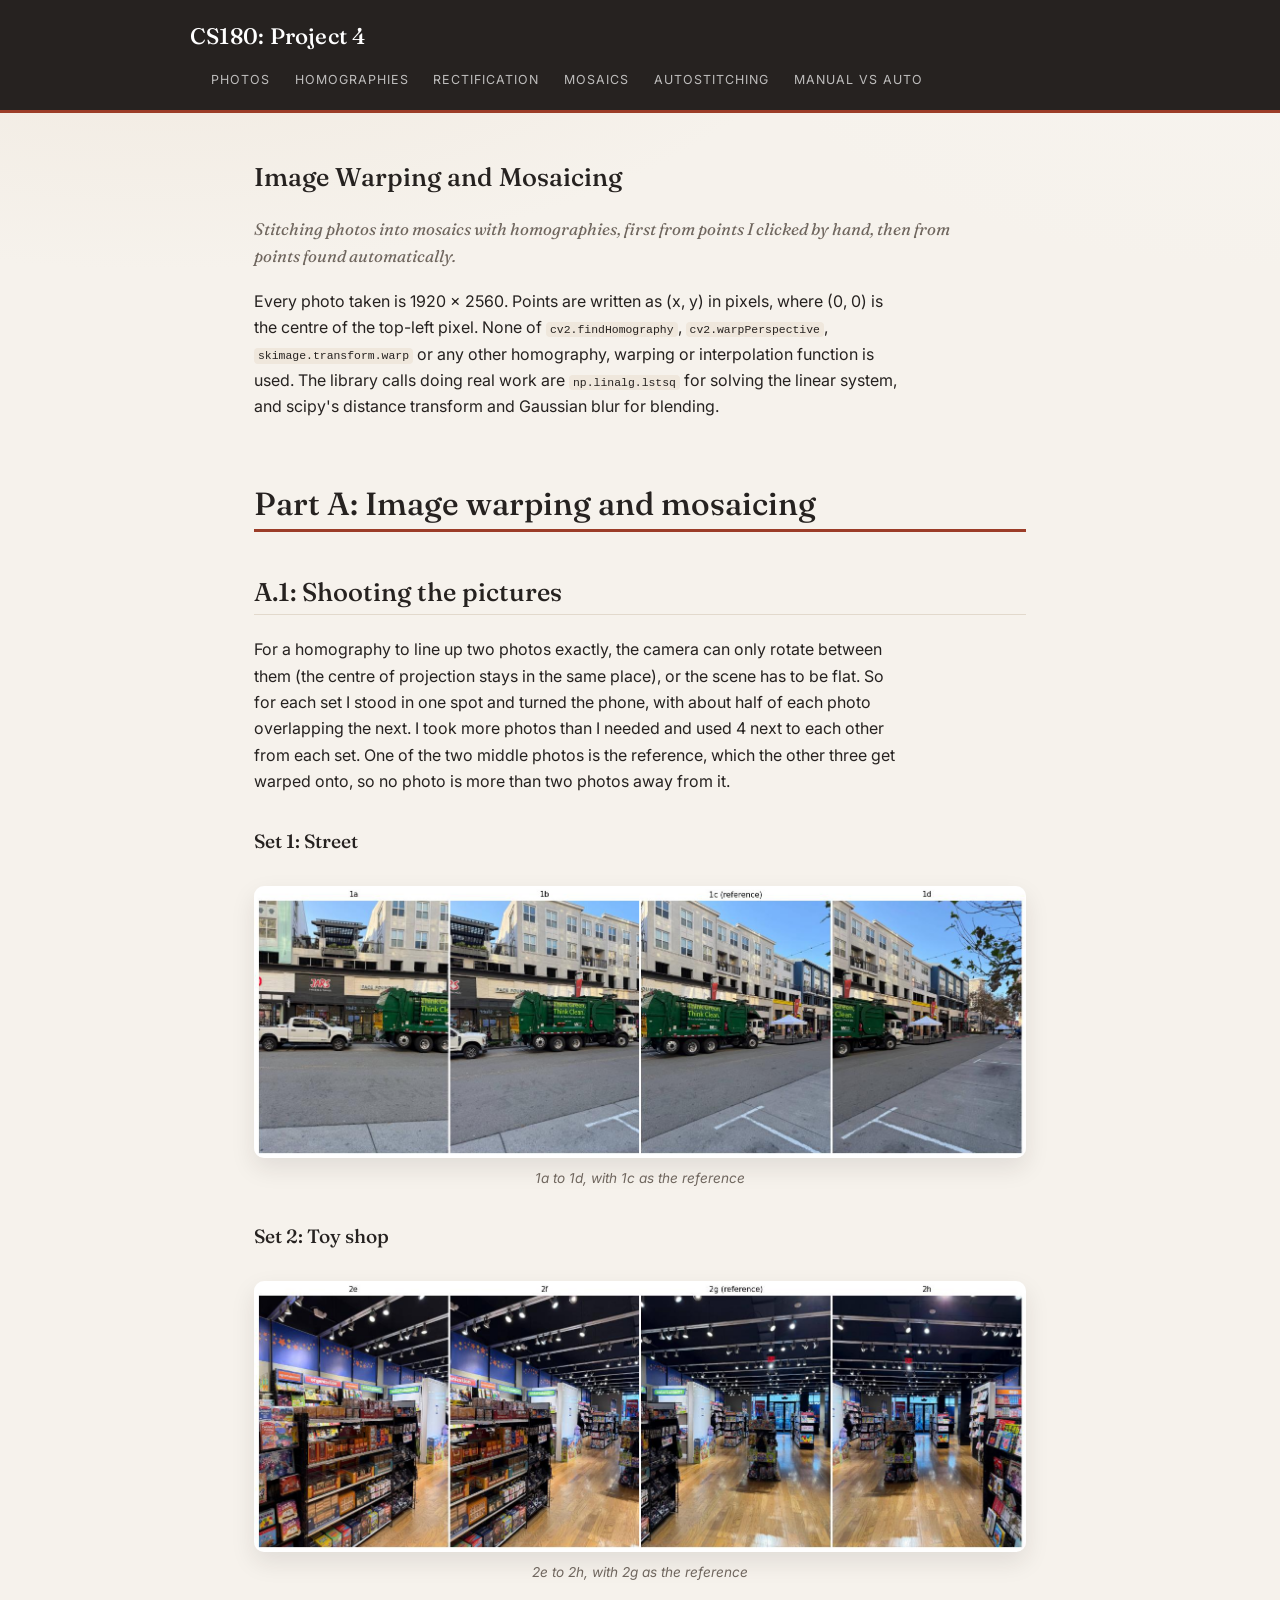
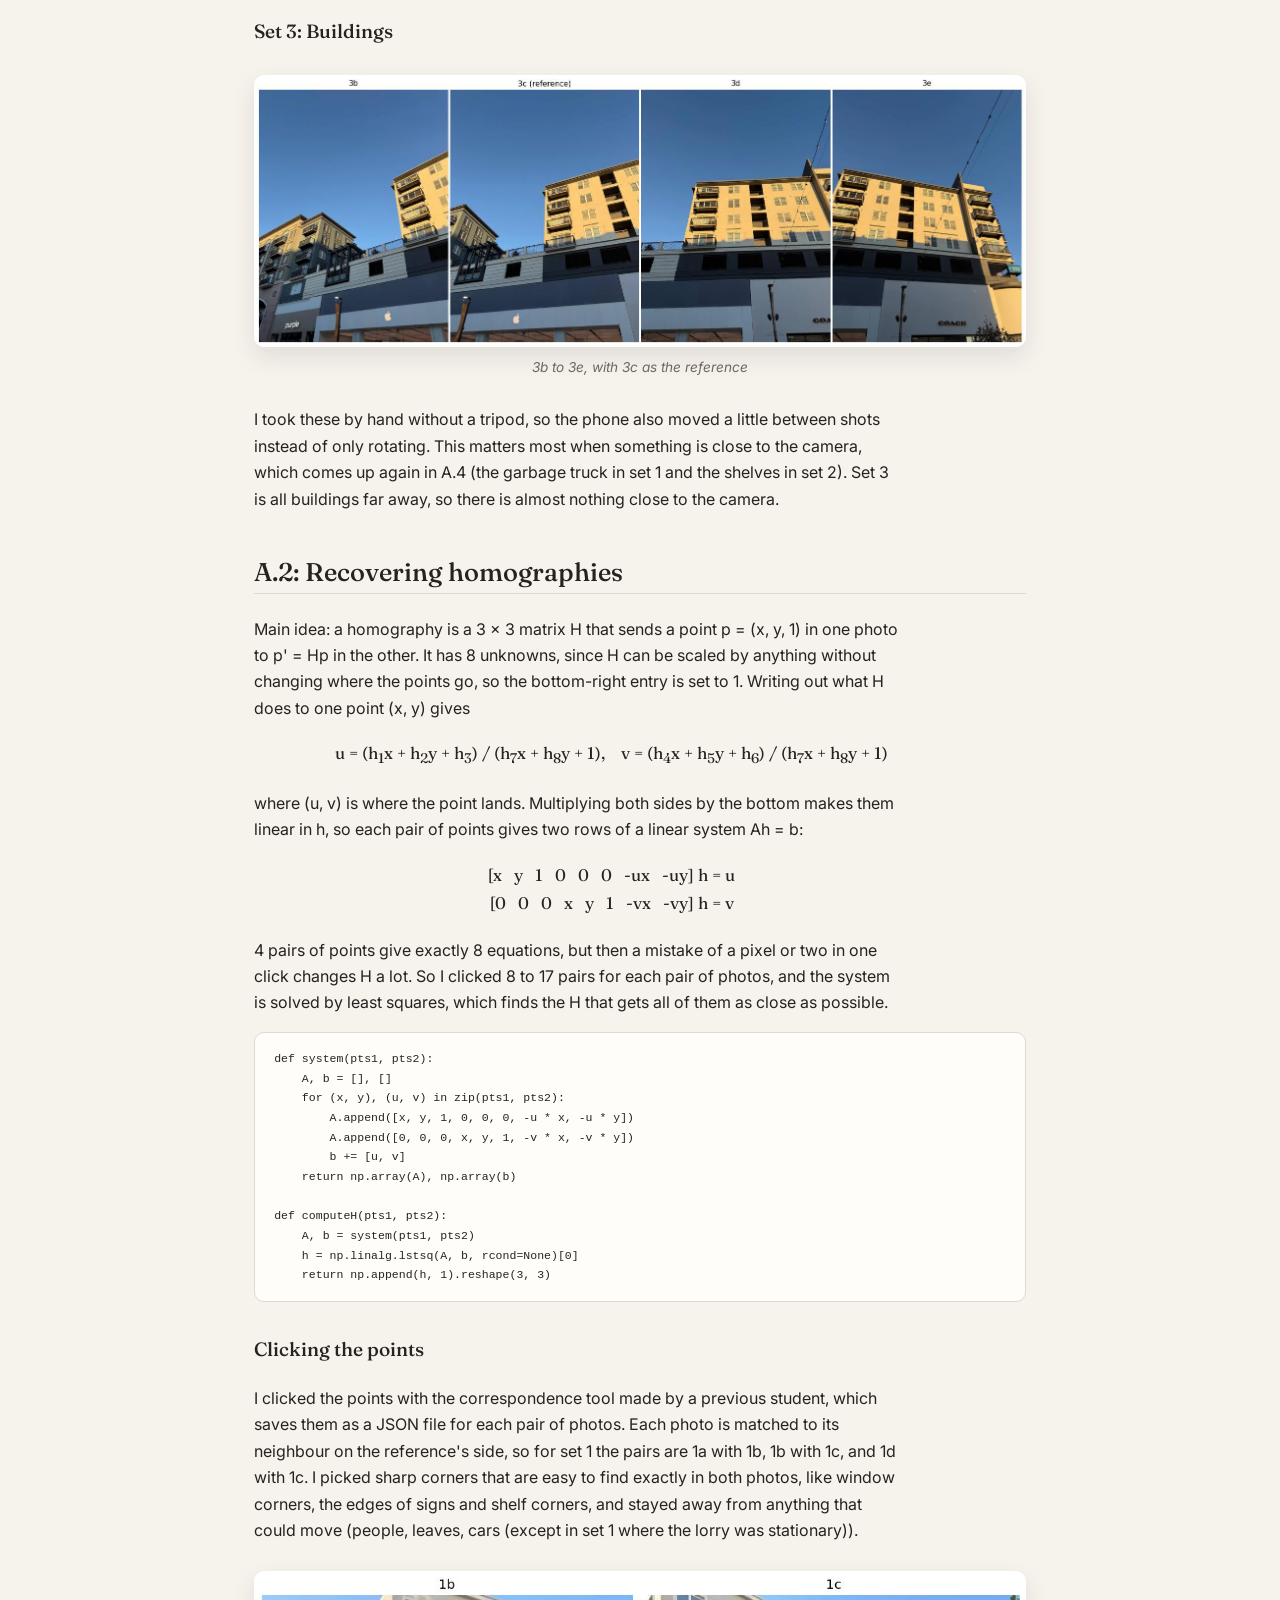
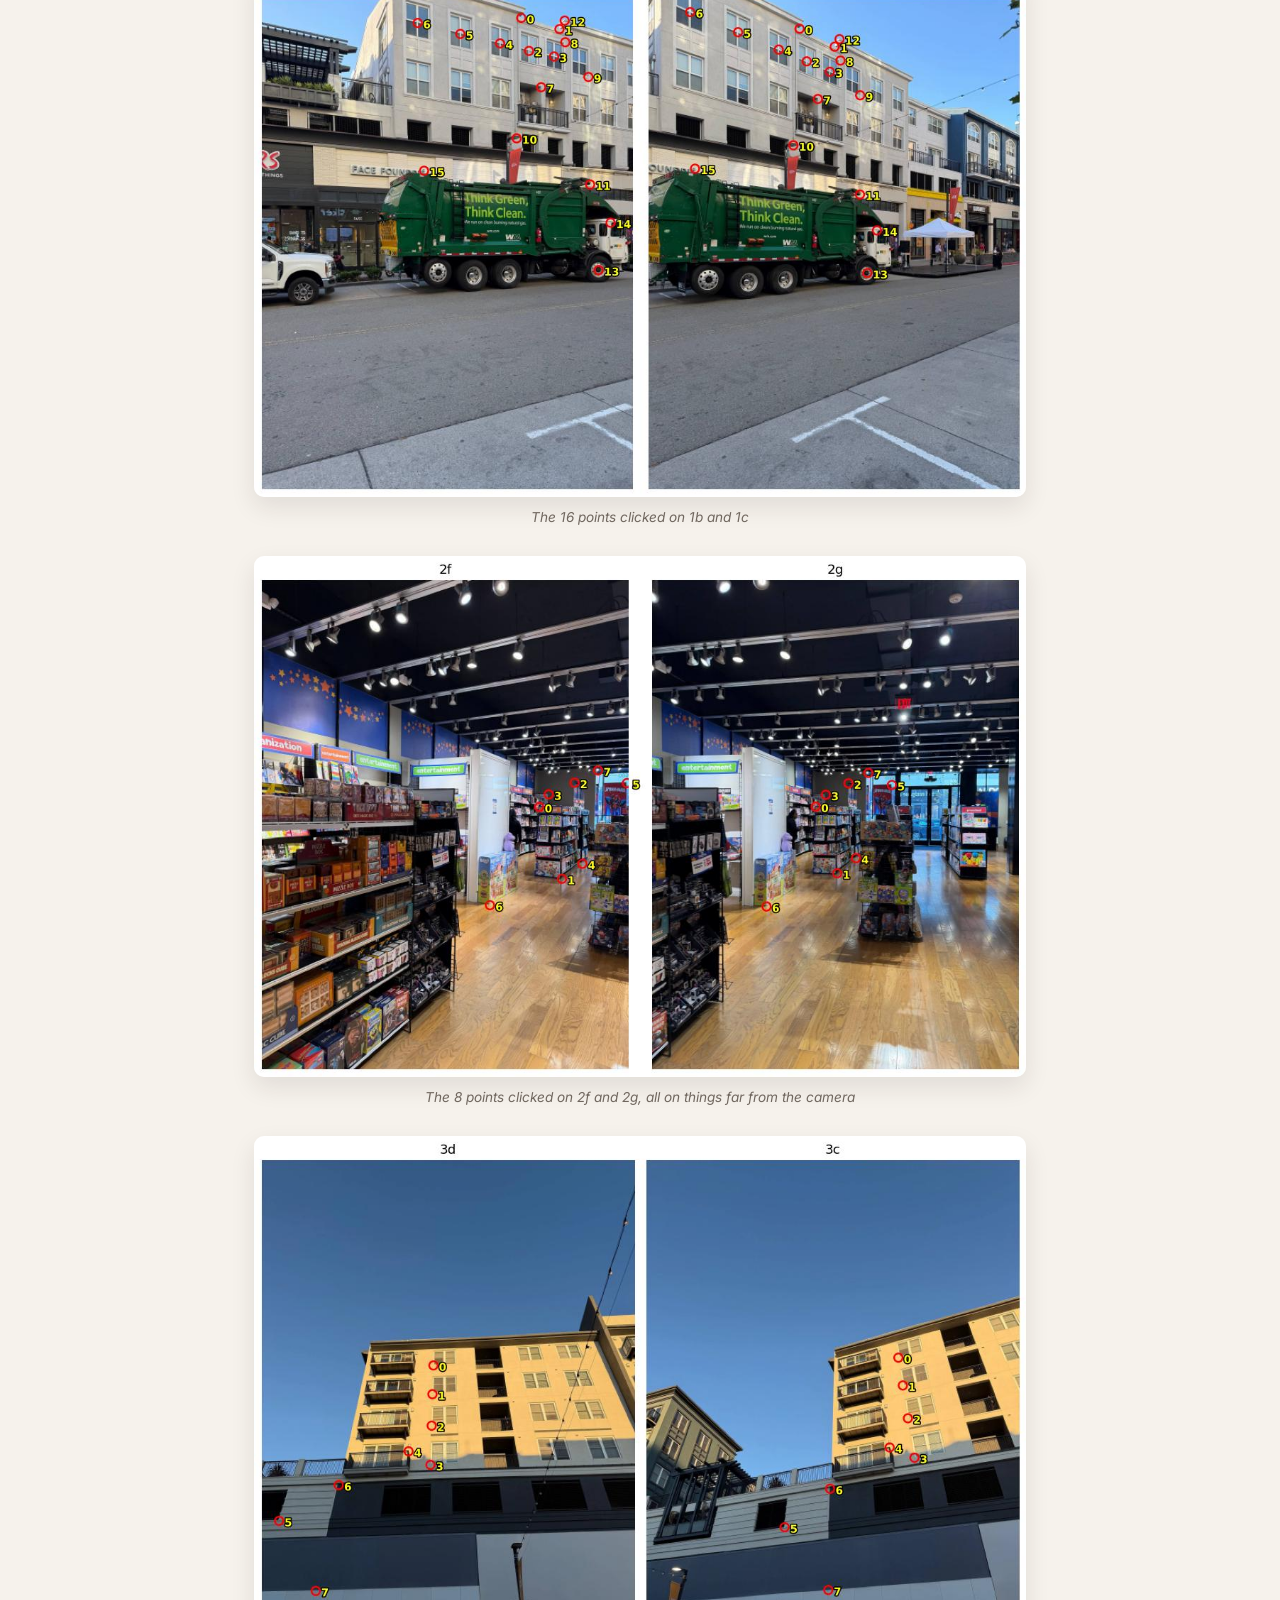
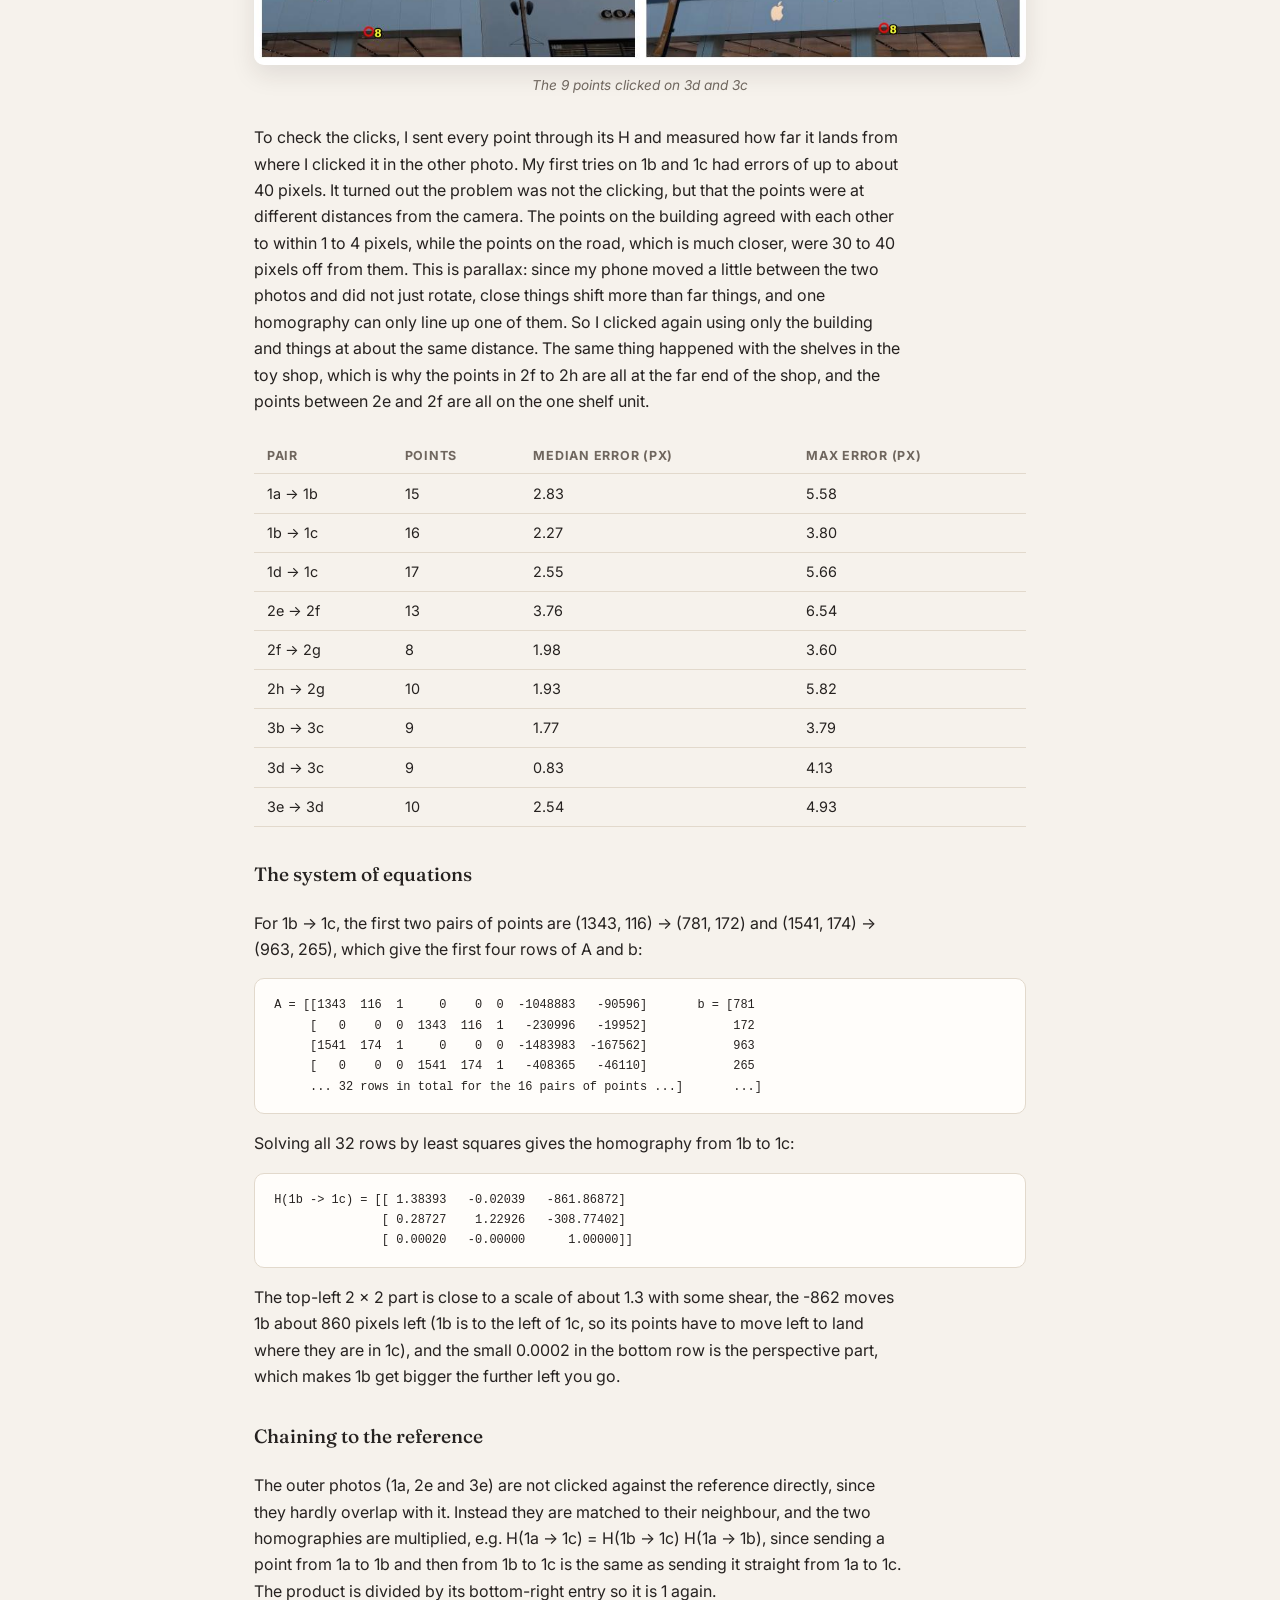
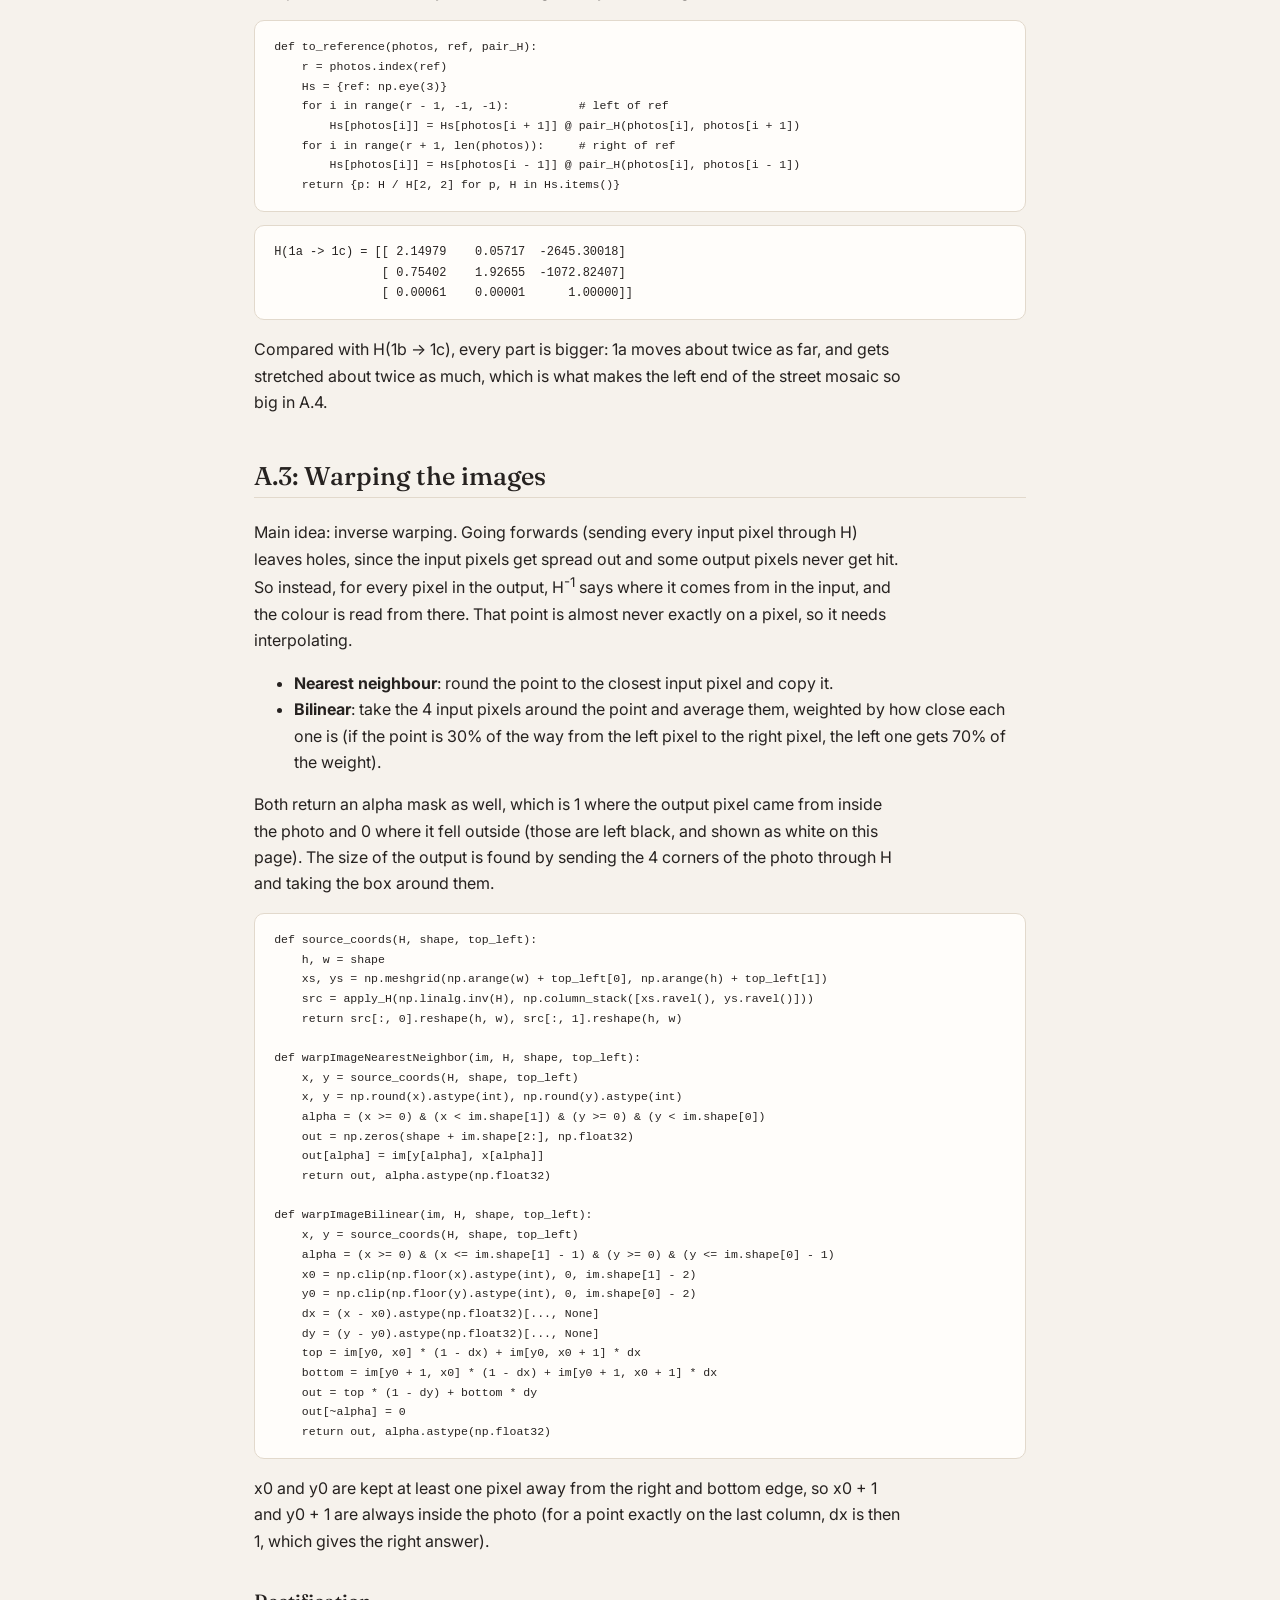
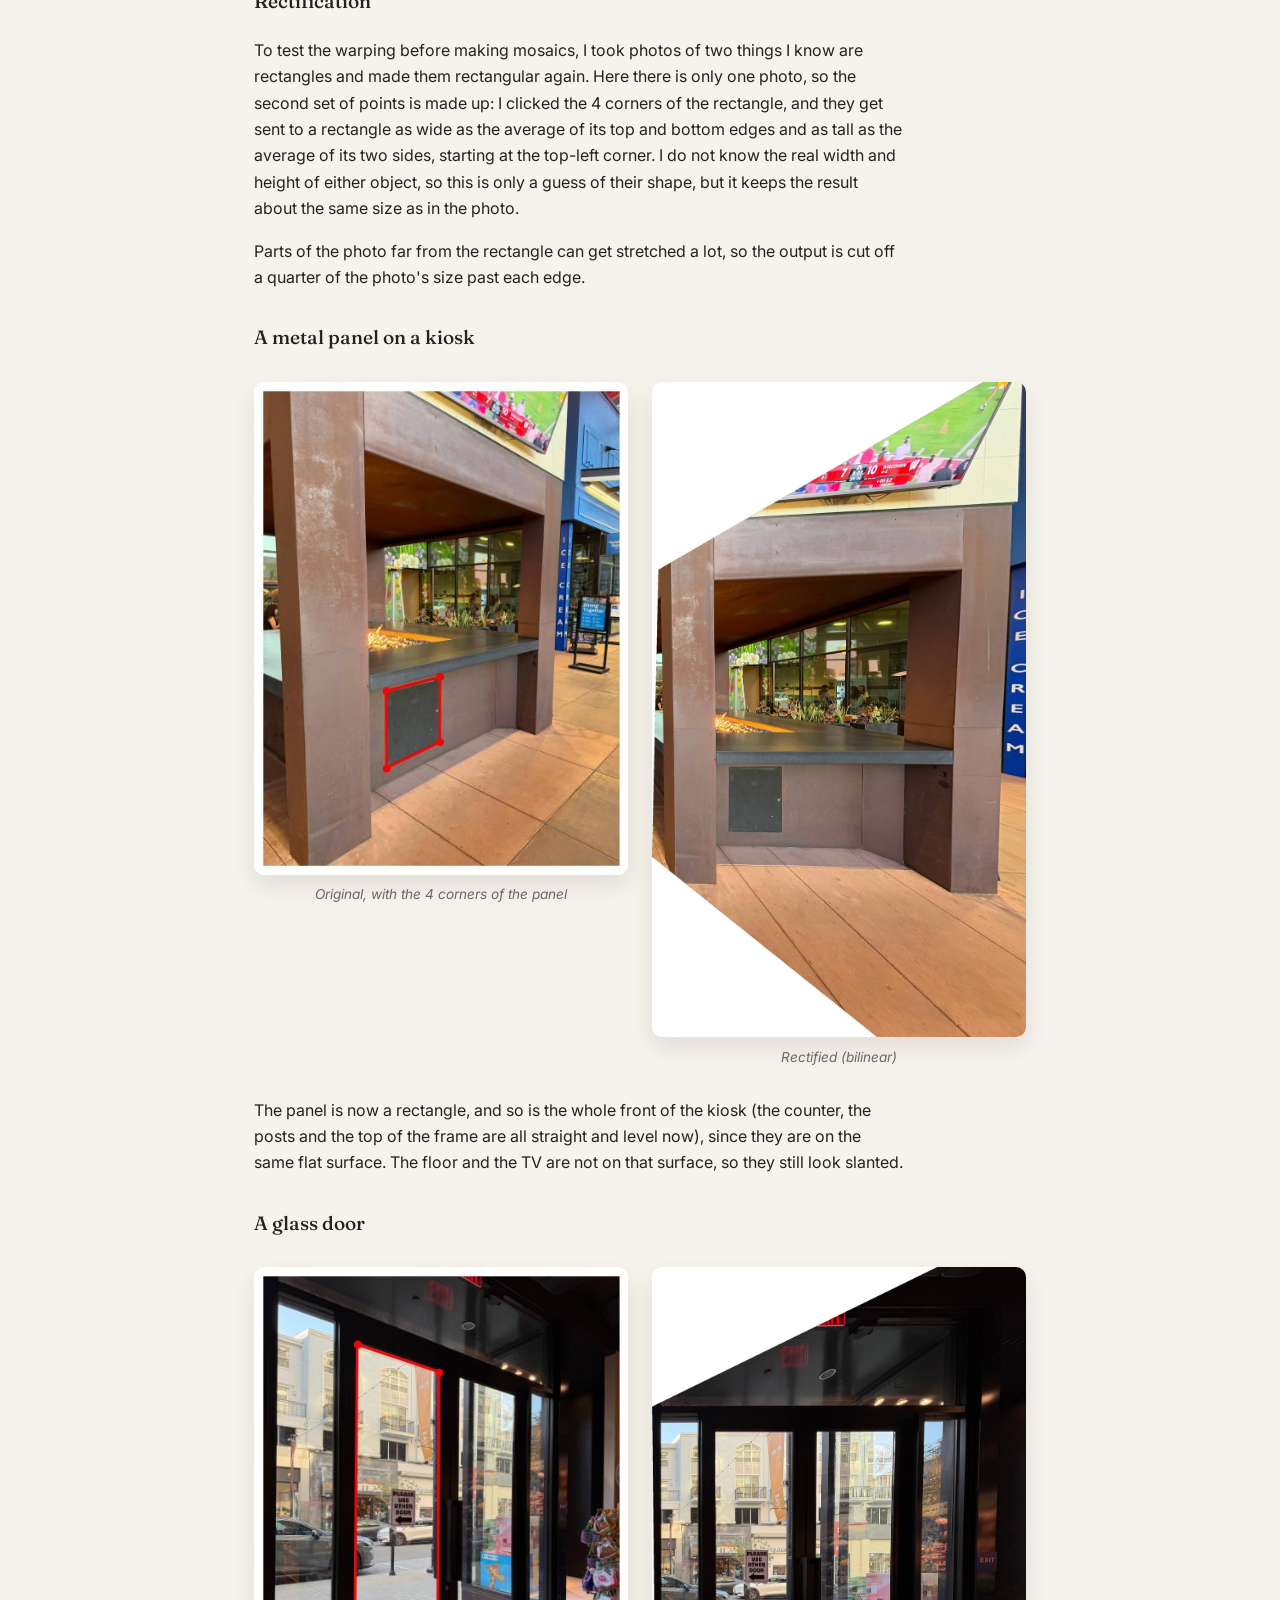
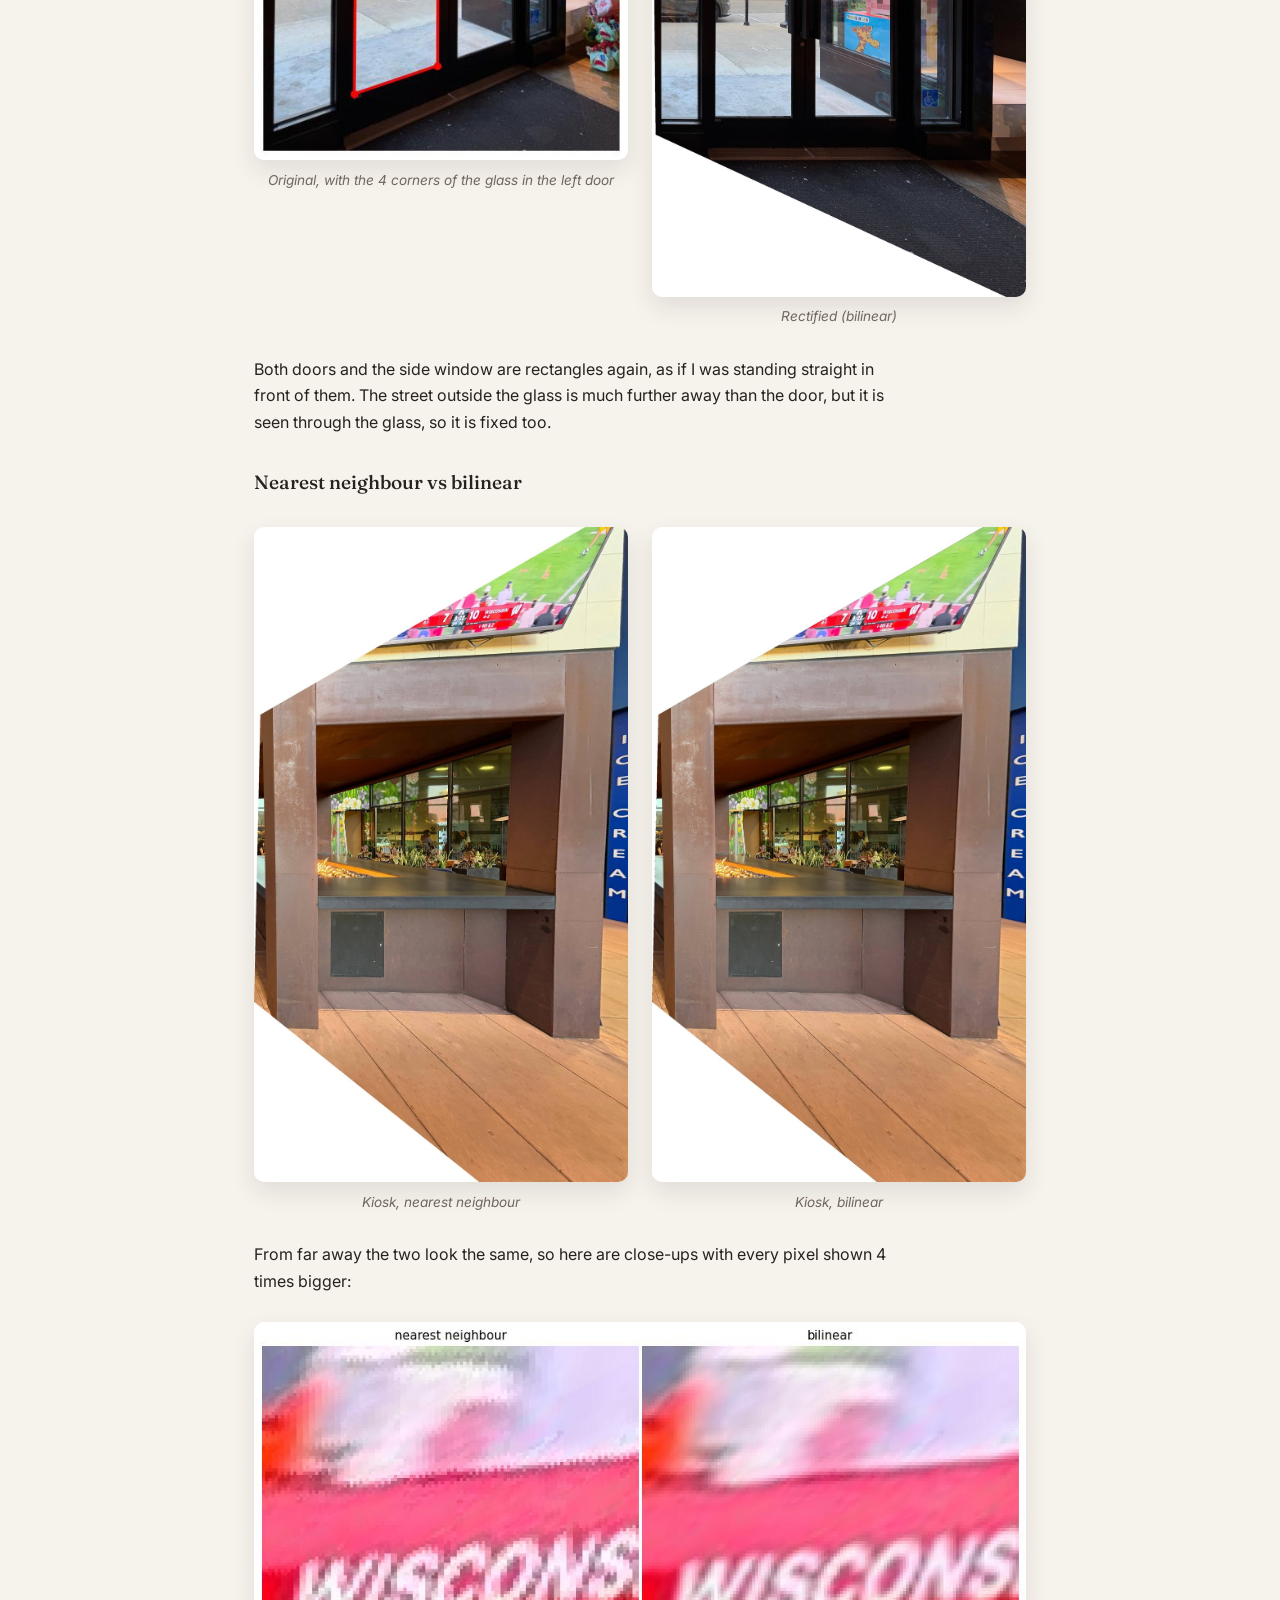
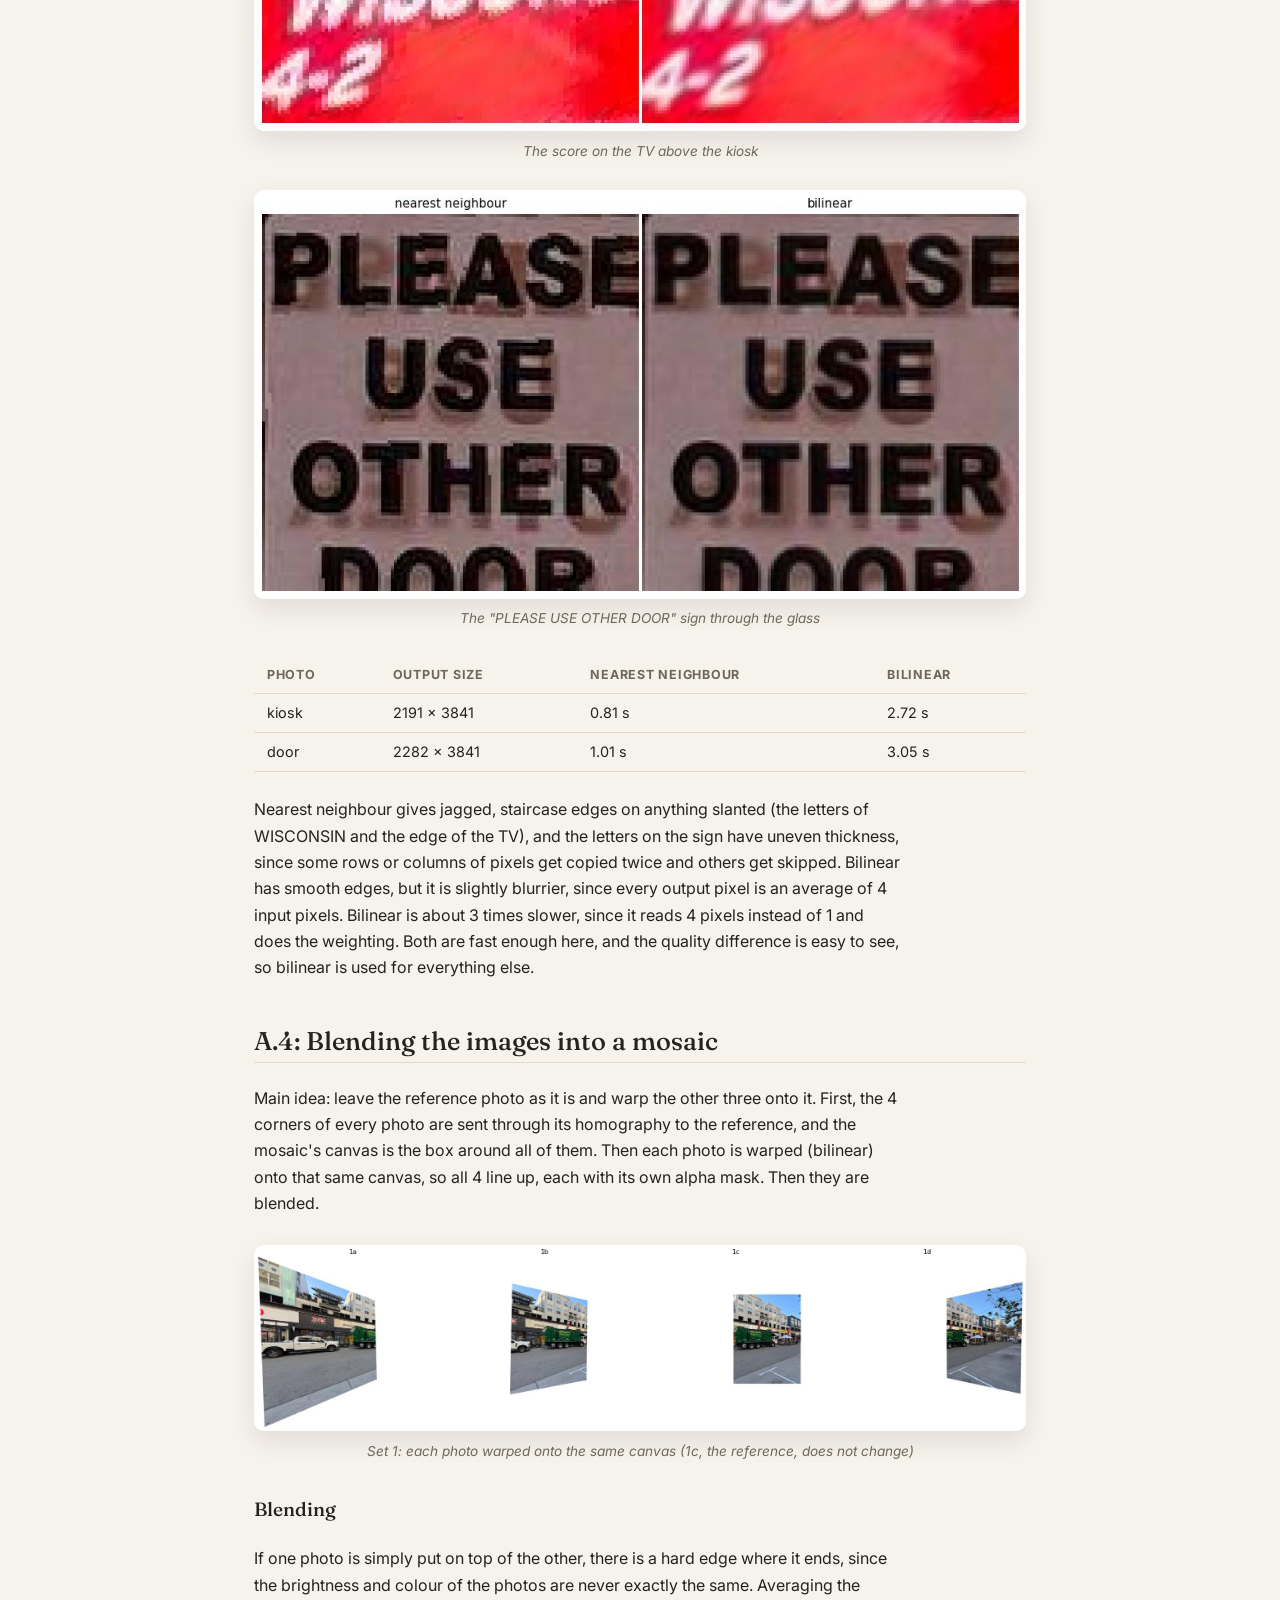
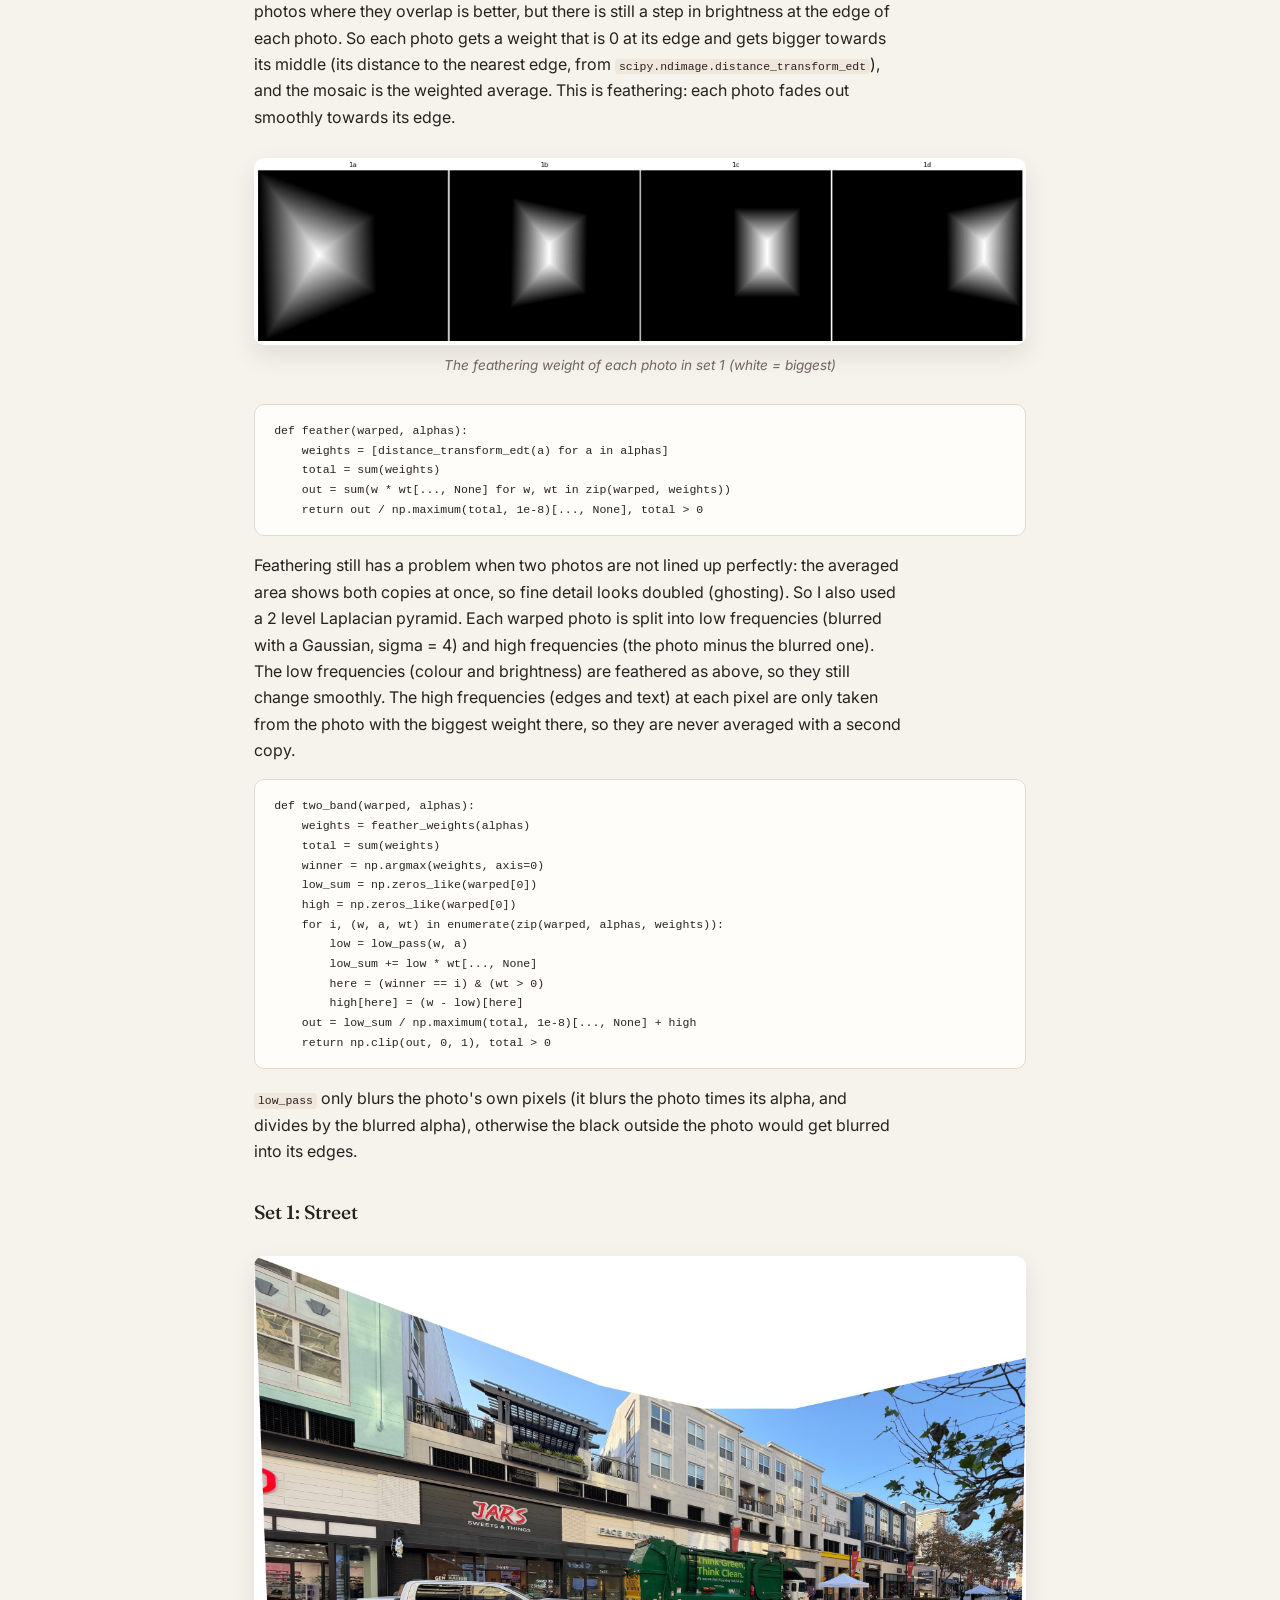
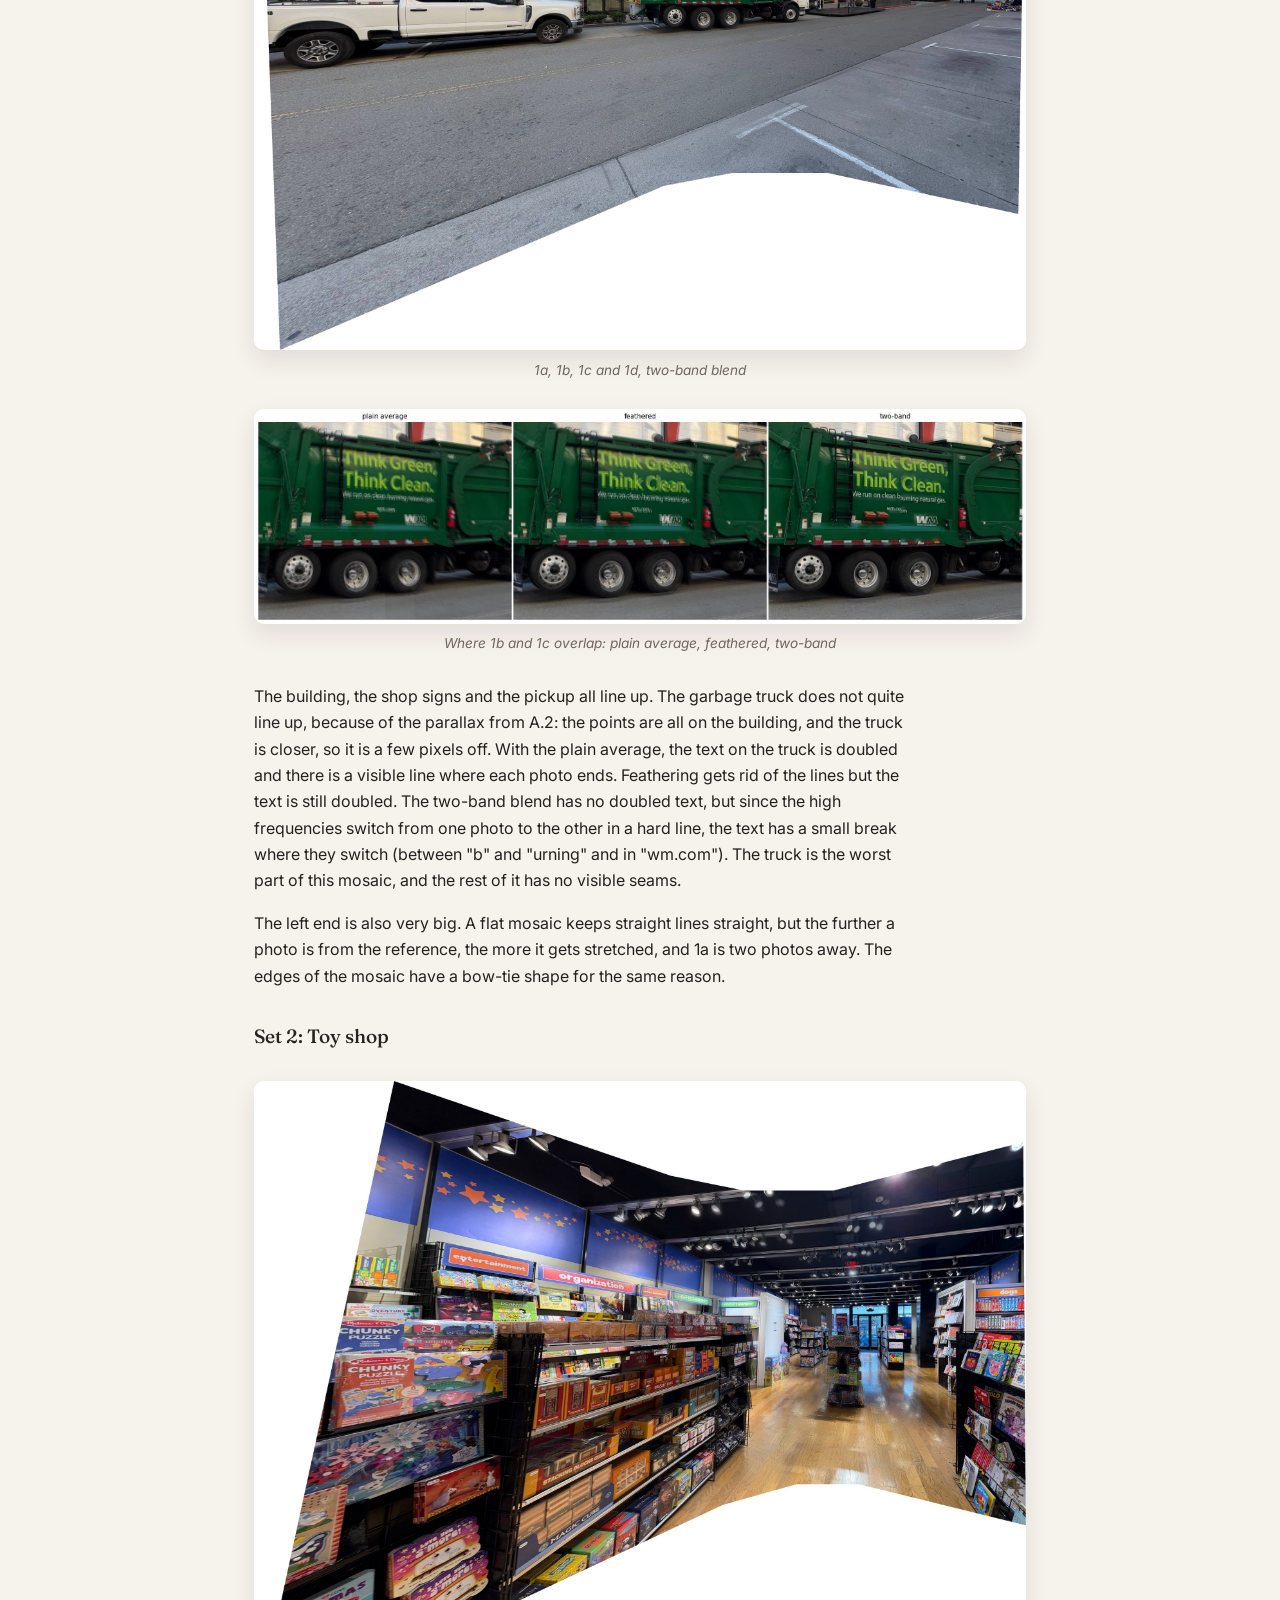
<file: cs180/project4/index.html>
<!DOCTYPE html>
<html lang="en">

<head>
    <meta charset="UTF-8">
    <meta name="viewport" content="width=device-width, initial-scale=1.0">
    <title>CS180 Project 4: Image Warping and Mosaicing</title>
    <link rel="stylesheet" href="../style.css">
    <style>
        table { width: 100%; border-collapse: collapse; margin: 1.5rem 0; font-size: 0.9rem; }
        th, td { padding: 0.45rem 0.8rem; text-align: left; border-bottom: 1px solid var(--border); }
        th { font-size: 0.78rem; text-transform: uppercase; letter-spacing: 0.06em; color: var(--muted); }
        code { background: var(--bg-tint-a); padding: 0.1em 0.35em; border-radius: 4px; font-size: 0.88em; }
        pre { background: var(--card-bg); border: 1px solid var(--border); border-radius: 10px;
              padding: 1rem 1.2rem; overflow-x: auto; font-size: 0.82rem; line-height: 1.5; }
        pre code { background: none; padding: 0; }
        h3 { font-family: var(--serif); font-weight: 500; font-size: 1.2rem; margin-top: 2rem; }
        .wide { margin: 1.75rem 0; }
        .narrow { max-width: 520px; margin-left: auto; margin-right: auto; }
        .formula { text-align: center; font-family: var(--serif); font-size: 1.05rem; margin: 1.2rem 0; }
        h2.part { font-size: 2rem; border-bottom: 3px solid var(--accent); margin-top: 4rem; }
        .matrix { font-family: ui-monospace, Consolas, monospace; font-size: 0.85rem; }
        td:first-child { white-space: nowrap; }
    </style>
</head>

<body>

    <header class="site-header">
        <div class="header-inner">
            <h1 class="site-title"><a href="index.html">CS180: Project 4</a></h1>
            <nav class="site-nav">
                <a href="#photos">Photos</a>
                <a href="#homographies">Homographies</a>
                <a href="#rectification">Rectification</a>
                <a href="#mosaics">Mosaics</a>
                <a href="#partb">Autostitching</a>
                <a href="#comparison">Manual vs auto</a>
            </nav>
        </div>
    </header>

    <main>
        <h2 style="margin-top: 0; border: none;">Image Warping and Mosaicing</h2>
        <p class="subtitle">Stitching photos into mosaics with homographies, first from points I clicked by hand, then from points found automatically.</p>

        <p>
            Every photo taken is 1920 x 2560. Points are written as (x, y) in pixels, where
            (0, 0) is the centre of the top-left pixel. None of <code>cv2.findHomography</code>,
            <code>cv2.warpPerspective</code>, <code>skimage.transform.warp</code> or any other homography,
            warping or interpolation function is used. The library calls doing real work are
            <code>np.linalg.lstsq</code> for solving the linear system, and scipy's distance transform and
            Gaussian blur for blending.
        </p>

        <!-- ============================================================ -->
        <h2 class="part" id="parta">Part A: Image warping and mosaicing</h2>

        <h2 id="photos">A.1: Shooting the pictures</h2>
        <p>
            For a homography to line up two photos exactly, the camera can only rotate between them (the
            centre of projection stays in the same place), or the scene has to be flat. So for each set I stood
            in one spot and turned the phone, with about half of each photo overlapping the next. I took more
            photos than I needed and used 4 next to each other from each set. One of the two middle photos is the
            reference, which the other three get warped onto, so no photo is more than two photos away from it.
        </p>
        <h3>Set 1: Street</h3>
        <figure class="wide">
            <img src="media/a1/set1_sources.jpg" alt="Set 1 source photos">
            <figcaption>1a to 1d, with 1c as the reference</figcaption>
        </figure>
        <h3>Set 2: Toy shop</h3>
        <figure class="wide">
            <img src="media/a1/set2_sources.jpg" alt="Set 2 source photos">
            <figcaption>2e to 2h, with 2g as the reference</figcaption>
        </figure>
        <h3>Set 3: Buildings</h3>
        <figure class="wide">
            <img src="media/a1/set3_sources.jpg" alt="Set 3 source photos">
            <figcaption>3b to 3e, with 3c as the reference</figcaption>
        </figure>
        <p>
            I took these by hand without a tripod, so the phone also moved a little between shots instead of
            only rotating. This matters most when something is close to the camera, which comes up again in
            A.4 (the garbage truck in set 1 and the shelves in set 2). Set 3 is all buildings far away, so
            there is almost nothing close to the camera.
        </p>

        <!-- ============================================================ -->
        <h2 id="homographies">A.2: Recovering homographies</h2>
        <p>
            Main idea: a homography is a 3 x 3 matrix H that sends a point p = (x, y, 1) in one photo to
            p' = Hp in the other. It has 8 unknowns, since H can be scaled by anything without changing where the
            points go, so the bottom-right entry is set to 1. Writing out what H does to one point (x, y) gives
        </p>
        <p class="formula">
            u = (h<sub>1</sub>x + h<sub>2</sub>y + h<sub>3</sub>) / (h<sub>7</sub>x + h<sub>8</sub>y + 1), &nbsp;&nbsp;
            v = (h<sub>4</sub>x + h<sub>5</sub>y + h<sub>6</sub>) / (h<sub>7</sub>x + h<sub>8</sub>y + 1)
        </p>
        <p>
            where (u, v) is where the point lands. Multiplying both sides by the bottom makes them linear in
            h, so each pair of points gives two rows of a linear system Ah = b:
        </p>
        <p class="formula">
            [x &nbsp; y &nbsp; 1 &nbsp; 0 &nbsp; 0 &nbsp; 0 &nbsp; -ux &nbsp; -uy] h = u <br>
            [0 &nbsp; 0 &nbsp; 0 &nbsp; x &nbsp; y &nbsp; 1 &nbsp; -vx &nbsp; -vy] h = v
        </p>
        <p>
            4 pairs of points give exactly 8 equations, but then a mistake of a pixel or two in one click
            changes H a lot. So I clicked 8 to 17 pairs for each pair of photos, and the system is solved by
            least squares, which finds the H that gets all of them as close as possible.
        </p>
<pre><code>def system(pts1, pts2):
    A, b = [], []
    for (x, y), (u, v) in zip(pts1, pts2):
        A.append([x, y, 1, 0, 0, 0, -u * x, -u * y])
        A.append([0, 0, 0, x, y, 1, -v * x, -v * y])
        b += [u, v]
    return np.array(A), np.array(b)

def computeH(pts1, pts2):
    A, b = system(pts1, pts2)
    h = np.linalg.lstsq(A, b, rcond=None)[0]
    return np.append(h, 1).reshape(3, 3)</code></pre>

        <h3>Clicking the points</h3>
        <p>
            I clicked the points with the correspondence tool made by a previous student, which saves them
            as a JSON file for each pair of photos. Each photo is matched to its neighbour on the reference's
            side, so for set 1 the pairs are 1a with 1b, 1b with 1c, and 1d with 1c. I picked sharp corners that
            are easy to find exactly in both photos, like window corners, the edges of signs and shelf
            corners, and stayed away from anything that could move (people, leaves, cars (except in set 1 where the lorry was stationary)).
        </p>
        <figure class="wide">
            <img src="media/a2/points_1b_1c.jpg" alt="Points clicked on 1b and 1c">
            <figcaption>The 16 points clicked on 1b and 1c</figcaption>
        </figure>
        <figure class="wide">
            <img src="media/a2/points_2f_2g.jpg" alt="Points clicked on 2f and 2g">
            <figcaption>The 8 points clicked on 2f and 2g, all on things far from the camera</figcaption>
        </figure>
        <figure class="wide">
            <img src="media/a2/points_3d_3c.jpg" alt="Points clicked on 3d and 3c">
            <figcaption>The 9 points clicked on 3d and 3c</figcaption>
        </figure>

        <p>
            To check the clicks, I sent every point through its H and measured how far it lands from where I
            clicked it in the other photo. My first tries on 1b and 1c had errors of up to about 40 pixels. It turned
            out the problem was not the clicking, but that the points were at different distances from the
            camera. The points on the building agreed with each other to within 1 to 4 pixels, while the points
            on the road, which is much closer, were 30 to 40 pixels off from them. This is parallax: since my
            phone moved a little between the two photos and did not just rotate, close things shift more than
            far things, and one homography can only line up one of them. So I clicked again using only the
            building and things at about the same distance. The same thing happened with the shelves in the
            toy shop, which is why the points in 2f to 2h are all at the far end of the shop, and the points
            between 2e and 2f are all on the one shelf unit.
        </p>
        <table>
<thead><tr><th>pair</th><th>points</th><th>median error (px)</th><th>max error (px)</th></tr></thead>
<tbody>
<tr><td>1a &rarr; 1b</td><td>15</td><td>2.83</td><td>5.58</td></tr>
<tr><td>1b &rarr; 1c</td><td>16</td><td>2.27</td><td>3.80</td></tr>
<tr><td>1d &rarr; 1c</td><td>17</td><td>2.55</td><td>5.66</td></tr>
<tr><td>2e &rarr; 2f</td><td>13</td><td>3.76</td><td>6.54</td></tr>
<tr><td>2f &rarr; 2g</td><td>8</td><td>1.98</td><td>3.60</td></tr>
<tr><td>2h &rarr; 2g</td><td>10</td><td>1.93</td><td>5.82</td></tr>
<tr><td>3b &rarr; 3c</td><td>9</td><td>1.77</td><td>3.79</td></tr>
<tr><td>3d &rarr; 3c</td><td>9</td><td>0.83</td><td>4.13</td></tr>
<tr><td>3e &rarr; 3d</td><td>10</td><td>2.54</td><td>4.93</td></tr>
</tbody>
</table>

        <h3>The system of equations</h3>
        <p>
            For 1b &rarr; 1c, the first two pairs of points are (1343, 116) &rarr; (781, 172) and
            (1541, 174) &rarr; (963, 265), which give the first four rows of A and b:
        </p>
<pre class="matrix"><code>A = [[1343  116  1     0    0  0  -1048883   -90596]       b = [781
     [   0    0  0  1343  116  1   -230996   -19952]            172
     [1541  174  1     0    0  0  -1483983  -167562]            963
     [   0    0  0  1541  174  1   -408365   -46110]            265
     ... 32 rows in total for the 16 pairs of points ...]       ...]</code></pre>
        <p>Solving all 32 rows by least squares gives the homography from 1b to 1c:</p>
<pre class="matrix"><code>H(1b -> 1c) = [[ 1.38393   -0.02039   -861.86872]
               [ 0.28727    1.22926   -308.77402]
               [ 0.00020   -0.00000      1.00000]]</code></pre>
        <p>
            The top-left 2 x 2 part is close to a scale of about 1.3 with some shear, the -862 moves 1b about
            860 pixels left (1b is to the left of 1c, so its points have to move left to land where they are in
            1c), and the small 0.0002 in the bottom row is the perspective part, which makes 1b get bigger the
            further left you go.
        </p>

        <h3>Chaining to the reference</h3>
        <p>
            The outer photos (1a, 2e and 3e) are not clicked against the reference directly, since they hardly
            overlap with it. Instead they are matched to their neighbour, and the two homographies are
            multiplied, e.g. H(1a &rarr; 1c) = H(1b &rarr; 1c) H(1a &rarr; 1b), since sending a point from 1a to 1b and
            then from 1b to 1c is the same as sending it straight from 1a to 1c. The product is divided by its
            bottom-right entry so it is 1 again.
        </p>
<pre><code>def to_reference(photos, ref, pair_H):
    r = photos.index(ref)
    Hs = {ref: np.eye(3)}
    for i in range(r - 1, -1, -1):          # left of ref
        Hs[photos[i]] = Hs[photos[i + 1]] @ pair_H(photos[i], photos[i + 1])
    for i in range(r + 1, len(photos)):     # right of ref
        Hs[photos[i]] = Hs[photos[i - 1]] @ pair_H(photos[i], photos[i - 1])
    return {p: H / H[2, 2] for p, H in Hs.items()}</code></pre>
<pre class="matrix"><code>H(1a -> 1c) = [[ 2.14979    0.05717  -2645.30018]
               [ 0.75402    1.92655  -1072.82407]
               [ 0.00061    0.00001      1.00000]]</code></pre>
        <p>
            Compared with H(1b &rarr; 1c), every part is bigger: 1a moves about twice as far, and gets stretched
            about twice as much, which is what makes the left end of the street mosaic so big in A.4.
        </p>

        <!-- ============================================================ -->
        <h2 id="rectification">A.3: Warping the images</h2>
        <p>
            Main idea: inverse warping. Going forwards (sending every input pixel through H) leaves holes,
            since the input pixels get spread out and some output pixels never get hit. So instead, for every
            pixel in the output, H<sup>-1</sup> says where it comes from in the input, and the colour is read from
            there. That point is almost never exactly on a pixel, so it needs interpolating.
        </p>
        <ul>
            <li><b>Nearest neighbour</b>: round the point to the closest input pixel and copy it.</li>
            <li><b>Bilinear</b>: take the 4 input pixels around the point and average them, weighted by how close
                each one is (if the point is 30% of the way from the left pixel to the right pixel, the left
                one gets 70% of the weight).</li>
        </ul>
        <p>
            Both return an alpha mask as well, which is 1 where the output pixel came from inside the photo and 0
            where it fell outside (those are left black, and shown as white on this page). The size of the output
            is found by sending the 4 corners of the photo through H and taking the box around them.
        </p>
<pre><code>def source_coords(H, shape, top_left):
    h, w = shape
    xs, ys = np.meshgrid(np.arange(w) + top_left[0], np.arange(h) + top_left[1])
    src = apply_H(np.linalg.inv(H), np.column_stack([xs.ravel(), ys.ravel()]))
    return src[:, 0].reshape(h, w), src[:, 1].reshape(h, w)

def warpImageNearestNeighbor(im, H, shape, top_left):
    x, y = source_coords(H, shape, top_left)
    x, y = np.round(x).astype(int), np.round(y).astype(int)
    alpha = (x &gt;= 0) &amp; (x &lt; im.shape[1]) &amp; (y &gt;= 0) &amp; (y &lt; im.shape[0])
    out = np.zeros(shape + im.shape[2:], np.float32)
    out[alpha] = im[y[alpha], x[alpha]]
    return out, alpha.astype(np.float32)

def warpImageBilinear(im, H, shape, top_left):
    x, y = source_coords(H, shape, top_left)
    alpha = (x &gt;= 0) &amp; (x &lt;= im.shape[1] - 1) &amp; (y &gt;= 0) &amp; (y &lt;= im.shape[0] - 1)
    x0 = np.clip(np.floor(x).astype(int), 0, im.shape[1] - 2)
    y0 = np.clip(np.floor(y).astype(int), 0, im.shape[0] - 2)
    dx = (x - x0).astype(np.float32)[..., None]
    dy = (y - y0).astype(np.float32)[..., None]
    top = im[y0, x0] * (1 - dx) + im[y0, x0 + 1] * dx
    bottom = im[y0 + 1, x0] * (1 - dx) + im[y0 + 1, x0 + 1] * dx
    out = top * (1 - dy) + bottom * dy
    out[~alpha] = 0
    return out, alpha.astype(np.float32)</code></pre>
        <p>
            x0 and y0 are kept at least one pixel away from the right and bottom edge, so x0 + 1 and y0 + 1 are
            always inside the photo (for a point exactly on the last column, dx is then 1, which gives the right
            answer).
        </p>

        <h3>Rectification</h3>
        <p>
            To test the warping before making mosaics, I took photos of two things I know are rectangles and
            made them rectangular again. Here there is only one photo, so the second set of points is made up:
            I clicked the 4 corners of the rectangle, and they get sent to a rectangle as wide as the average of
            its top and bottom edges and as tall as the average of its two sides, starting at the top-left
            corner. I do not know the real width and height of either object, so this is only a guess of their
            shape, but it keeps the result about the same size as in the photo.
        </p>
        <p>
            Parts of the photo far from the rectangle can get stretched a lot, so the output is cut off a quarter
            of the photo's size past each edge.
        </p>
        <h3>A metal panel on a kiosk</h3>
        <div class="media-grid">
            <figure><img src="media/a3/rectification_1_corners.jpg" alt="Kiosk with the panel's corners marked"><figcaption>Original, with the 4 corners of the panel</figcaption></figure>
            <figure><img src="media/a3/rectification_1_bilinear.jpg" alt="Kiosk rectified"><figcaption>Rectified (bilinear)</figcaption></figure>
        </div>
        <p>
            The panel is now a rectangle, and so is the whole front of the kiosk (the counter, the posts and
            the top of the frame are all straight and level now), since they are on the same flat surface. The
            floor and the TV are not on that surface, so they still look slanted.
        </p>
        <h3>A glass door</h3>
        <div class="media-grid">
            <figure><img src="media/a3/rectification_2_corners.jpg" alt="Door with the glass panel's corners marked"><figcaption>Original, with the 4 corners of the glass in the left door</figcaption></figure>
            <figure><img src="media/a3/rectification_2_bilinear.jpg" alt="Door rectified"><figcaption>Rectified (bilinear)</figcaption></figure>
        </div>
        <p>
            Both doors and the side window are rectangles again, as if I was standing straight in front of
            them. The street outside the glass is much further away than the door, but it is seen through the
            glass, so it is fixed too.
        </p>

        <h3>Nearest neighbour vs bilinear</h3>
        <div class="media-grid">
            <figure><img src="media/a3/rectification_1_nearest.jpg" alt="Kiosk, nearest neighbour"><figcaption>Kiosk, nearest neighbour</figcaption></figure>
            <figure><img src="media/a3/rectification_1_bilinear.jpg" alt="Kiosk, bilinear"><figcaption>Kiosk, bilinear</figcaption></figure>
        </div>
        <p>From far away the two look the same, so here are close-ups with every pixel shown 4 times bigger:</p>
        <figure class="wide">
            <img src="media/a3/rectification_1_zoom.jpg" alt="Close-up of the TV's score">
            <figcaption>The score on the TV above the kiosk</figcaption>
        </figure>
        <figure class="wide">
            <img src="media/a3/rectification_2_zoom.jpg" alt="Close-up of the sign">
            <figcaption>The "PLEASE USE OTHER DOOR" sign through the glass</figcaption>
        </figure>
        <table>
<thead><tr><th>photo</th><th>output size</th><th>nearest neighbour</th><th>bilinear</th></tr></thead>
<tbody>
<tr><td>kiosk</td><td>2191 x 3841</td><td>0.81 s</td><td>2.72 s</td></tr>
<tr><td>door</td><td>2282 x 3841</td><td>1.01 s</td><td>3.05 s</td></tr>
</tbody>
</table>
        <p>
            Nearest neighbour gives jagged, staircase edges on anything slanted (the letters of WISCONSIN and
            the edge of the TV), and the letters on the sign have uneven thickness, since some rows or columns of
            pixels get copied twice and others get skipped. Bilinear has smooth edges, but it is slightly blurrier,
            since every output pixel is an average of 4 input pixels. Bilinear is about 3 times slower, since it
            reads 4 pixels instead of 1 and does the weighting. Both are fast enough here, and the quality
            difference is easy to see, so bilinear is used for everything else.
        </p>

        <!-- ============================================================ -->
        <h2 id="mosaics">A.4: Blending the images into a mosaic</h2>
        <p>
            Main idea: leave the reference photo as it is and warp the other three onto it. First, the 4
            corners of every photo are sent through its homography to the reference, and the mosaic's canvas is
            the box around all of them. Then each photo is warped (bilinear) onto that same canvas, so all 4 line
            up, each with its own alpha mask. Then they are blended.
        </p>
        <figure class="wide">
            <img src="media/a4/set1_warped.jpg" alt="Each photo of set 1 warped onto the canvas">
            <figcaption>Set 1: each photo warped onto the same canvas (1c, the reference, does not change)</figcaption>
        </figure>

        <h3>Blending</h3>
        <p>
            If one photo is simply put on top of the other, there is a hard edge where it ends, since the
            brightness and colour of the photos are never exactly the same. Averaging the photos where they
            overlap is better, but there is still a step in brightness at the edge of each photo. So each photo
            gets a weight that is 0 at its edge and gets bigger towards its middle (its distance to the nearest
            edge, from <code>scipy.ndimage.distance_transform_edt</code>), and the mosaic is the weighted average.
            This is feathering: each photo fades out smoothly towards its edge.
        </p>
        <figure class="wide">
            <img src="media/a4/set1_weights.jpg" alt="Feathering weights for set 1">
            <figcaption>The feathering weight of each photo in set 1 (white = biggest)</figcaption>
        </figure>
<pre><code>def feather(warped, alphas):
    weights = [distance_transform_edt(a) for a in alphas]
    total = sum(weights)
    out = sum(w * wt[..., None] for w, wt in zip(warped, weights))
    return out / np.maximum(total, 1e-8)[..., None], total &gt; 0</code></pre>
        <p>
            Feathering still has a problem when two photos are not lined up perfectly: the averaged area shows
            both copies at once, so fine detail looks doubled (ghosting). So I also used a 2 level Laplacian
            pyramid. Each warped photo is split into low frequencies (blurred with a Gaussian, sigma = 4) and
            high frequencies (the photo minus the blurred one). The low frequencies (colour and brightness) are
            feathered as above, so they still change smoothly. The high frequencies (edges and text) at each
            pixel are only taken from the photo with the biggest weight there, so they are never averaged with
            a second copy.
        </p>
<pre><code>def two_band(warped, alphas):
    weights = feather_weights(alphas)
    total = sum(weights)
    winner = np.argmax(weights, axis=0)
    low_sum = np.zeros_like(warped[0])
    high = np.zeros_like(warped[0])
    for i, (w, a, wt) in enumerate(zip(warped, alphas, weights)):
        low = low_pass(w, a)
        low_sum += low * wt[..., None]
        here = (winner == i) &amp; (wt &gt; 0)
        high[here] = (w - low)[here]
    out = low_sum / np.maximum(total, 1e-8)[..., None] + high
    return np.clip(out, 0, 1), total &gt; 0</code></pre>
        <p>
            <code>low_pass</code> only blurs the photo's own pixels (it blurs the photo times its alpha, and
            divides by the blurred alpha), otherwise the black outside the photo would get blurred into its edges.
        </p>

        <h3>Set 1: Street</h3>
        <figure class="wide">
            <img src="media/a4/set1_two_band.jpg" alt="Street mosaic">
            <figcaption>1a, 1b, 1c and 1d, two-band blend</figcaption>
        </figure>
        <figure class="wide">
            <img src="media/a4/set1_blend_crops.jpg" alt="Close-up of the truck with the three blends">
            <figcaption>Where 1b and 1c overlap: plain average, feathered, two-band</figcaption>
        </figure>
        <p>
            The building, the shop signs and the pickup all line up. The garbage truck does not quite line up,
            because of the parallax from A.2: the points are all on the building, and the truck is closer, so it
            is a few pixels off. With the plain average, the text on the truck is doubled and there is a visible
            line where each photo ends. Feathering gets rid of the lines but the text is still doubled. The
            two-band blend has no doubled text, but since the high frequencies switch from one photo to the other
            in a hard line, the text has a small break where they switch (between "b" and "urning" and in
            "wm.com"). The truck is the worst part of this mosaic, and the rest of it has no visible seams.
        </p>
        <p>
            The left end is also very big. A flat mosaic keeps straight lines straight, but the further a photo
            is from the reference, the more it gets stretched, and 1a is two photos away. The edges of the mosaic
            have a bow-tie shape for the same reason.
        </p>

        <h3>Set 2: Toy shop</h3>
        <figure class="wide">
            <img src="media/a4/set2_two_band.jpg" alt="Toy shop mosaic">
            <figcaption>2e, 2f, 2g and 2h, two-band blend</figcaption>
        </figure>
        <figure class="wide">
            <img src="media/a4/set2_blend_crops.jpg" alt="Close-up of set 2 with the three blends">
            <figcaption>Where 2f and 2g overlap: plain average, feathered, two-band</figcaption>
        </figure>
        <p>
            This was the hardest set, since I was standing close to the shelves and they are all at different
            distances. The far end of the shop lines up well, since all the points in 2f to 2h are there. In the
            close-up, the far shelves and the "preschool" sign line up in all three blends, but the black rack
            closest to the camera, its "50% OFF" sign and the green "entertainment" sign are doubled in the plain
            average and still doubled (just fainter) when feathered. The two-band blend only takes each of them
            from one photo, so they come out sharp. Between 2e and 2f, the points are on the big shelf unit
            (that is most of what the two photos share), so the shelf lines up there and the back wall is a bit
            off instead.
        </p>

        <h3>Set 3: Buildings</h3>
        <figure class="wide">
            <img src="media/a4/set3_two_band.jpg" alt="Buildings mosaic">
            <figcaption>3b, 3c, 3d and 3e, two-band blend</figcaption>
        </figure>
        <figure class="wide">
            <img src="media/a4/set3_blend_crops.jpg" alt="Close-up of set 3 with the three blends">
            <figcaption>Where 3b and 3c overlap: plain average, feathered, two-band</figcaption>
        </figure>
        <p>
            Everything here is far away, so there is hardly any parallax, and this is the cleanest mosaic. With
            the plain average there are visible steps in the sky where each photo ends, since the photos have
            slightly different exposure, and feathering removes them. Both still show the edges of the buildings
            slightly doubled, since the photos are a couple of pixels off (about the same as the errors in A.2).
            The two-band blend takes the edges from one photo only, so they are sharp, with just a faint light
            line along the roof edges where the blurred sky meets the building.
        </p>

        <!-- ============================================================ -->
        <h2 class="part" id="partb">Part B: Feature matching for autostitching</h2>
        <p>
            Clicking the points took a long time, and as A.2 showed, it is easy to get wrong. Part B finds the
            points automatically, following "Multi-Image Matching using Multi-Scale Oriented Patches" by Brown et
            al. (MOPS), but with one scale and no rotation. All of it is done on a greyscale copy of each photo
            shrunk to half size (960 x 1280), and the points it finds are scaled back up by 2 at the end, so the
            homographies are in full size pixels like in Part A. The photos, the reference photos and the
            chaining are the same as in Part A, and only the points are different. 1b and 1c are used to show
            each step.
        </p>

        <h2 id="corners">B.1: Harris corners and ANMS</h2>
        <p>
            Main idea: a corner is a spot where the brightness changes a lot whichever way you move, so it can
            be found again exactly in another photo (along an edge you can slide without anything changing, and
            on a flat area nothing changes at all). The Harris detector gives every pixel a corner strength, and
            the corners are the pixels that are stronger than all their neighbours. This uses the course's
            <code>harris.py</code>, which also throws away corners within 20 pixels of the edge.
        </p>
        <p>
            That finds 29,589 corners on 1b, which is far too many (every bit of texture on the road counts). Just
            keeping the strongest ones does not work well either, since they all bunch up in the busiest places.
            Adaptive non-maximal suppression (ANMS) picks corners that are strong and also spread out. For every
            corner, its radius is the distance to the nearest corner that is clearly stronger than it (strength
            less than 0.9 times the other one's). A corner with a big radius is the strongest thing around for a
            long way, so the 1000 corners with the biggest radii are kept.
        </p>
<pre><code>def anms(pts, strength):
    order = np.argsort(-strength)[:PRE_ANMS]
    pts, strength = pts[order], strength[order]
    d = dist2(pts, pts)
    stronger = strength[:, None] &lt; C_ROBUST * strength[None, :]
    d[~stronger] = np.inf
    radius = np.sqrt(d.min(axis=1))
    return pts[np.argsort(-radius)[:N_CORNERS]]</code></pre>
        <p>
            Only the 5000 strongest corners go into ANMS, since comparing all 29,589 with each other would need a
            29,589 x 29,589 array of distances. The strongest corner has nothing stronger than it, so its radius
            is infinite and it is always kept.
        </p>
        <figure class="wide">
            <img src="media/b1/corners_1b.jpg" alt="Harris corners, strongest 1000 and ANMS on 1b">
            <figcaption>1b: every Harris corner, the strongest 1000, and the 1000 kept by ANMS</figcaption>
        </figure>
        <p>
            The strongest 1000 are piled up on the truck's text and wheels, the rooftop railing and the letters
            of the shop signs, and the windows on the right and the whole road get almost none. After ANMS they
            cover the whole photo, with corners on every window. It does put a lot of them on the road though. The
            texture of the road makes weak corners, but there is nothing stronger nearby, so their radius is big.
            Those turn out to be useless in the next steps.
        </p>

        <h2 id="descriptors">B.2: Feature descriptors</h2>
        <p>
            Main idea: to match corners between two photos, each one needs a description of what is around it.
            Comparing the raw pixels around a corner would break as soon as the photos are a pixel or two off, so
            the descriptor is a small, blurry summary of a big area instead. The 40 x 40 window around the corner
            is blurred (Gaussian, sigma = 2.5, so taking every 5th pixel does not alias), and every 5th pixel is
            taken, which gives 8 x 8 = 64 numbers. Then it is bias / gain normalised (minus its mean, divided by its
            standard deviation), so it does not matter if one photo is brighter or has more contrast than the
            other. Corners less than 20 pixels from the edge do not have a full window, so they are dropped.
        </p>
<pre><code>def descriptors(gray, pts):
    blurred = gaussian_filter(gray, 2.5)
    keep = [p for p in pts if window(gray, p).shape == (40, 40)]
    descs = []
    for p in keep:
        patch = window(blurred, p)[2::5, 2::5]           # 8 x 8
        descs.append(((patch - patch.mean()) / patch.std()).ravel())
    return np.array(descs), np.array(keep)</code></pre>
        <figure class="wide">
            <img src="media/b2/descriptors.jpg" alt="Some 40 x 40 windows and their 8 x 8 descriptors">
            <figcaption>8 corners from 1b: the 40 x 40 window (top) and its normalised 8 x 8 descriptor (bottom)</figcaption>
        </figure>
        <figure class="wide narrow">
            <img src="media/b2/descriptor_locations.jpg" alt="Where the 8 corners are">
            <figcaption>Where the 8 windows are in 1b</figcaption>
        </figure>
        <p>
            The descriptors still look like a blurry version of their window, like the light corners against
            something dark (#721 and #80), the edge of the wheel (#974) and the letters (#937). The three on the
            road and pavement (#969, #996 and #509) are just noise. After normalising, the noise is stretched to the same contrast as
            everything else, so these descriptors are random and could match anything.
        </p>

        <h2 id="matching">B.3: Feature matching</h2>
        <p>
            Main idea: for every descriptor in one photo, find the closest descriptor in the other photo (the
            1-NN). The closest one is not always a real match though: a corner that is outside the overlap, or on
            the road, still has a closest descriptor. Lowe's idea is to also look at the second closest (the 2-NN).
            A real match is much closer than anything else, while a wrong match is about as close as the
            runner-up, since there is nothing special about it. So a match is only kept if its distance to the 1-NN
            divided by its distance to the 2-NN is less than 0.7.
        </p>
<pre><code>def match(desc1, desc2):
    d = np.sqrt(np.maximum(dist2(desc1, desc2), 0))
    nn = np.argsort(d, axis=1)
    rows = np.arange(len(d))
    ratio = d[rows, nn[:, 0]] / d[rows, nn[:, 1]]
    good = ratio &lt; RATIO
    return np.column_stack([rows[good], nn[good, 0]]), ratio</code></pre>
        <figure class="wide narrow">
            <img src="media/b3/ratio_histogram.jpg" alt="Histogram of the 1-NN / 2-NN ratio">
            <figcaption>The 1-NN / 2-NN ratio for every corner in 1b, matched against 1c</figcaption>
        </figure>
        <p>
            Like Figure 6b in the paper, most corners have a ratio close to 1 (no clear best match), and there is
            a long tail going down to about 0.1, which are the corners with one clearly best match. My first
            threshold was 0.6, with 500 corners from ANMS. On set 3 this let through only 31 to 58 matches, since
            the buildings are covered in identical windows, so a window's corner looks just like the same corner on
            the next window (its 2-NN is almost as close as its 1-NN). 31 matches with only 12 right ones was not
            enough for B.4 to work every time. Keeping 1000 corners and raising the threshold to 0.7 gave 90 to
            162 matches on set 3, and every pair came out right.
        </p>
        <figure class="wide">
            <img src="media/b3/matches_1b_1c.jpg" alt="Matches between 1b and 1c">
            <figcaption>The 340 matches between 1b and 1c</figcaption>
        </figure>
        <figure class="wide">
            <img src="media/b3/matches_3d_3c.jpg" alt="Matches between 3d and 3c">
            <figcaption>The 104 matches between 3d and 3c</figcaption>
        </figure>
        <p>
            Most matches go roughly straight across, which is what they should do since the photos are side by
            side, but there are a lot of wrong ones too. On 1b and 1c almost all of the matches on the road are
            wrong (the road descriptors are noise, as in B.2), and on 3d and 3c some lines cross the whole photo.
            So there are far too many wrong matches to just put into least squares.
        </p>

        <h2 id="ransac">B.4: RANSAC</h2>
        <p>
            Main idea: least squares tries to fit every match, so one wrong match far away can pull H off
            completely. RANSAC instead picks 4 matches at random, fits a homography to exactly those 4 (4 pairs
            are enough for 8 unknowns), and counts how many of all the matches it sends to within 3 pixels of
            their partner. Those are the inliers. If the 4 it picked are all right, the H agrees with every other
            right match, so it gets lots of inliers. If any of them is wrong, the H is nonsense and gets very few.
            This is done 5000 times, the biggest set of inliers is kept, and H is fitted to all of them with least
            squares (<code>computeH</code> from A.2).
        </p>
<pre><code>def ransac(pts1, pts2, seed=180):
    rng = np.random.default_rng(seed)
    best = np.zeros(len(pts1), bool)
    for _ in range(RANSAC_ITERS):
        pick = rng.choice(len(pts1), 4, replace=False)
        H = computeH(pts1[pick], pts2[pick])
        inliers = errors(H, pts1, pts2) &lt; RANSAC_THRESHOLD
        if inliers.sum() &gt; best.sum():
            best = inliers
    return computeH(pts1[best], pts2[best]), best</code></pre>
        <p>
            On 1b and 1c only 130 of the 340 matches (38%) are right, so 4 random matches are all right
            0.38<sup>4</sup> = 2% of the time. That is about 100 tries in 5000, so 5000 is plenty. On 3d and 3c it
            is 39 of 104, which is about the same.
        </p>
        <figure class="wide">
            <img src="media/b4/ransac_1b_1c.jpg" alt="RANSAC inliers and outliers between 1b and 1c">
            <figcaption>1b and 1c after RANSAC: 130 inliers (green) and 210 outliers (red)</figcaption>
        </figure>
        <figure class="wide">
            <img src="media/b4/ransac_3d_3c.jpg" alt="RANSAC inliers and outliers between 3d and 3c">
            <figcaption>3d and 3c after RANSAC: 39 inliers (green) and 65 outliers (red)</figcaption>
        </figure>
        <p>
            On 3d and 3c, the inliers are on the windows and balconies of the yellow building, and all the
            crossing lines are thrown out. So are most of the matches along the stripes of the shop fronts at the
            bottom, since every part of a stripe looks like every other part of it, so they got matched to the wrong
            place along it.
        </p>
        <p>
            1b and 1c are more interesting. All the road matches are thrown out like I expected, but so are most
            of the matches on the building, and the inliers are nearly all on the garbage truck. This is the same
            parallax as in A.2: the truck and the building need different homographies, and RANSAC keeps whichever
            one has the most matches agreeing with it. The truck is covered in text and bolts, so it wins. When I
            clicked the points I chose the building instead, so the two homographies line up different things.
        </p>

        <table>
<thead><tr><th>pair</th><th>matches</th><th>inliers</th><th>my clicked points under the automatic H: median / max error (px)</th></tr></thead>
<tbody>
<tr><td>1a &rarr; 1b</td><td>283</td><td>90</td><td>4.0 / 9.0</td></tr>
<tr><td>1b &rarr; 1c</td><td>340</td><td>130</td><td>6.9 / 26.6</td></tr>
<tr><td>1d &rarr; 1c</td><td>307</td><td>132</td><td>3.4 / 12.0</td></tr>
<tr><td>2e &rarr; 2f</td><td>392</td><td>138</td><td>4.7 / 14.4</td></tr>
<tr><td>2f &rarr; 2g</td><td>259</td><td>93</td><td>5.6 / 7.0</td></tr>
<tr><td>2h &rarr; 2g</td><td>293</td><td>73</td><td>4.8 / 10.0</td></tr>
<tr><td>3b &rarr; 3c</td><td>162</td><td>90</td><td>3.5 / 18.0</td></tr>
<tr><td>3d &rarr; 3c</td><td>104</td><td>39</td><td>3.4 / 7.3</td></tr>
<tr><td>3e &rarr; 3d</td><td>90</td><td>42</td><td>4.0 / 11.3</td></tr>
</tbody>
</table>
        <p>
            The last column sends the points I clicked in Part A through the automatic homography and measures
            how far they land from where I clicked them in the other photo. With my own homographies this was 0.8
            to 3.8 pixels (A.2), so the two homographies are always close, but they are never the same, since they
            were fitted to different points. 1b &rarr; 1c is the furthest apart, since one is fitted to the truck and
            the other to the building.
        </p>

        <h2 id="comparison">Manual vs automatic mosaics</h2>
        <p>
            The mosaics are made exactly like in A.4 (bilinear warping and the two-band blend), using the
            automatic homographies. Each automatic mosaic is shown next to the manual one, and then there is a
            close-up of the same place in both, where the reference photo meets its left neighbour.
        </p>

        <h3>Set 1: Street</h3>
        <div class="media-grid">
            <figure><img src="media/b4/set1_manual.jpg" alt="Street, manual"><figcaption>Manual</figcaption></figure>
            <figure><img src="media/b4/set1_auto.jpg" alt="Street, automatic"><figcaption>Automatic</figcaption></figure>
        </div>
        <figure class="wide">
            <img src="media/b4/set1_crops_0.jpg" alt="Street close-up, manual vs automatic">
            <figcaption>Where 1b meets 1c</figcaption>
        </figure>
        <figure class="wide">
            <img src="media/b4/set1_crops_1.jpg" alt="Truck text close-up, manual vs automatic">
            <figcaption>The truck's text, also where 1b meets 1c</figcaption>
        </figure>
        <p>
            The two look almost the same. In this close-up the truck and the shop front line up in both. The
            difference is in the pavement: in the manual one, the edge of the pavement has a small step where the
            photos meet, since it is closer to the camera than the building my points were on. The automatic one
            lines up the truck, which is at about the same distance as the pavement, so the step is gone. The
            truck's text shows the biggest difference: the manual one has the small breaks from A.4 (between "b"
            and "urning", and in "wm.com"), and the automatic one has none, since the automatic H was fitted to
            the truck.
        </p>

        <h3>Set 2: Toy shop</h3>
        <div class="media-grid">
            <figure><img src="media/b4/set2_manual.jpg" alt="Toy shop, manual"><figcaption>Manual</figcaption></figure>
            <figure><img src="media/b4/set2_auto.jpg" alt="Toy shop, automatic"><figcaption>Automatic</figcaption></figure>
        </div>
        <figure class="wide">
            <img src="media/b4/set2_crops_0.jpg" alt="Toy shop close-up, manual vs automatic">
            <figcaption>Where 2f meets 2g</figcaption>
        </figure>
        <p>
            Again they are very close. Both line up the shelves (the puzzle boxes, "MAGIC CUBE" and the
            "50% OFF" sign), and both have the green "entertainment" sign on the back wall doubled. The sign is
            further away than the shelves, so once the shelves line up, the copies of the sign from the different
            photos land a little apart, whether the points are clicked or found. The automatic one is slightly cleaner on "DICE MAGIC BOX", which has a
            small cut in the manual one.
        </p>

        <h3>Set 3: Buildings</h3>
        <div class="media-grid">
            <figure><img src="media/b4/set3_manual.jpg" alt="Buildings, manual"><figcaption>Manual</figcaption></figure>
            <figure><img src="media/b4/set3_auto.jpg" alt="Buildings, automatic"><figcaption>Automatic</figcaption></figure>
        </div>
        <figure class="wide">
            <img src="media/b4/set3_crops_0.jpg" alt="Buildings close-up, manual vs automatic">
            <figcaption>Where 3b meets 3c</figcaption>
        </figure>
        <p>
            I cannot tell these two apart. Everything in set 3 is far away, so there is only one surface to line
            up, and both methods find it. The only differences are in the outline of the mosaic, since the
            outer photos are warped slightly differently.
        </p>

        <p>
            Overall, the automatic mosaics are about as good as the ones from my clicked points, and took no
            clicking at all. The automatic method is better at using lots of points (39 to 138 inliers for each
            pair, against 8 to 17 clicks), but it cannot tell which part of the scene I want lined up. It just lines up
            whichever surface has the most corners. When I clicked the points myself, I could choose the
            building or the far end of the shop on purpose.
        </p>

    </main>
    <footer class="site-footer">
        CS180 Project 4, Fall 2026
    </footer>
</body>

</html>
</file>
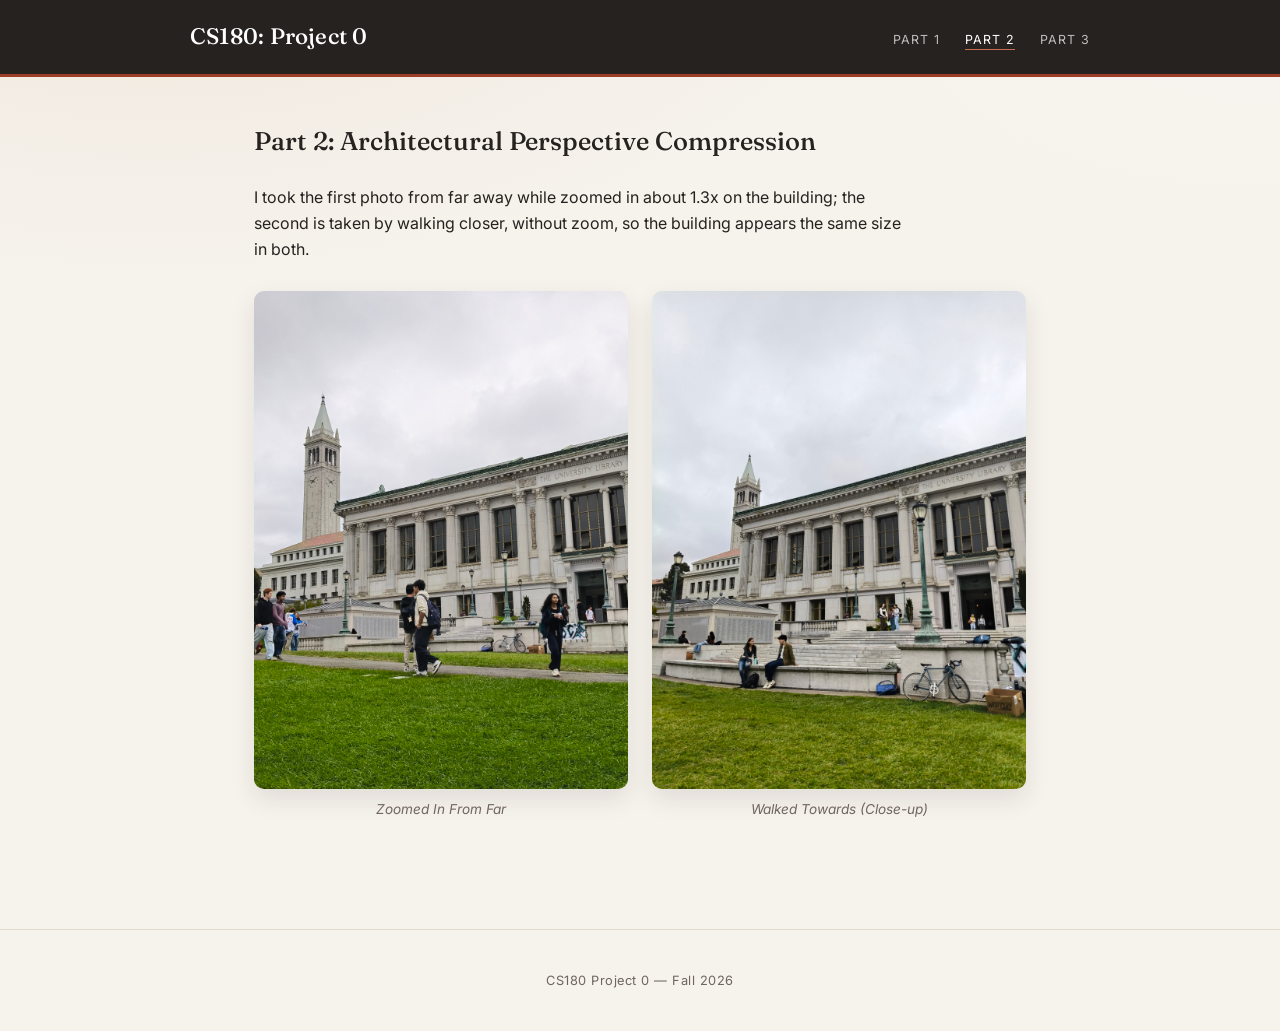
<file: cs180/project0/part_2/index.html>
<!DOCTYPE html>
<html lang="en">

<head>
    <meta charset="UTF-8">
    <meta name="viewport" content="width=device-width, initial-scale=1.0">
    <title>Part 2 -- Architectural Perspective Compression</title>
    <link rel="stylesheet" href="../../style.css">
</head>

<body>

    <header class="site-header">
        <div class="header-inner">
            <h1 class="site-title"><a href="../index.html">CS180: Project 0</a></h1>
            <nav class="site-nav">
                <a href="../index.html">Part 1</a>
                <a href="../part_2/index.html" class="active">Part 2</a>
                <a href="../part_3/index.html">Part 3</a>
            </nav>
        </div>
    </header>

    <main>
        <h2 style="margin-top: 0; border: none;">Part 2: Architectural Perspective Compression</h2>

        <p>
            I took the first photo from far away while zoomed in about 1.3x on the building; the
            second is taken by walking closer, without zoom, so the building appears the
            same size in both.
        </p>

        <div class="media-grid">
            <figure>
                <img src="media/part two zoomed in.jpg">
                <figcaption>Zoomed In From Far</figcaption>
            </figure>
            <figure>
                <img src="media/part two walked towards.jpg">
                <figcaption>Walked Towards (Close-up)</figcaption>
            </figure>
        </div>
    </main>

    <footer class="site-footer">
        CS180 Project 0 &mdash; Fall 2026
    </footer>

</body>

</html>
</file>
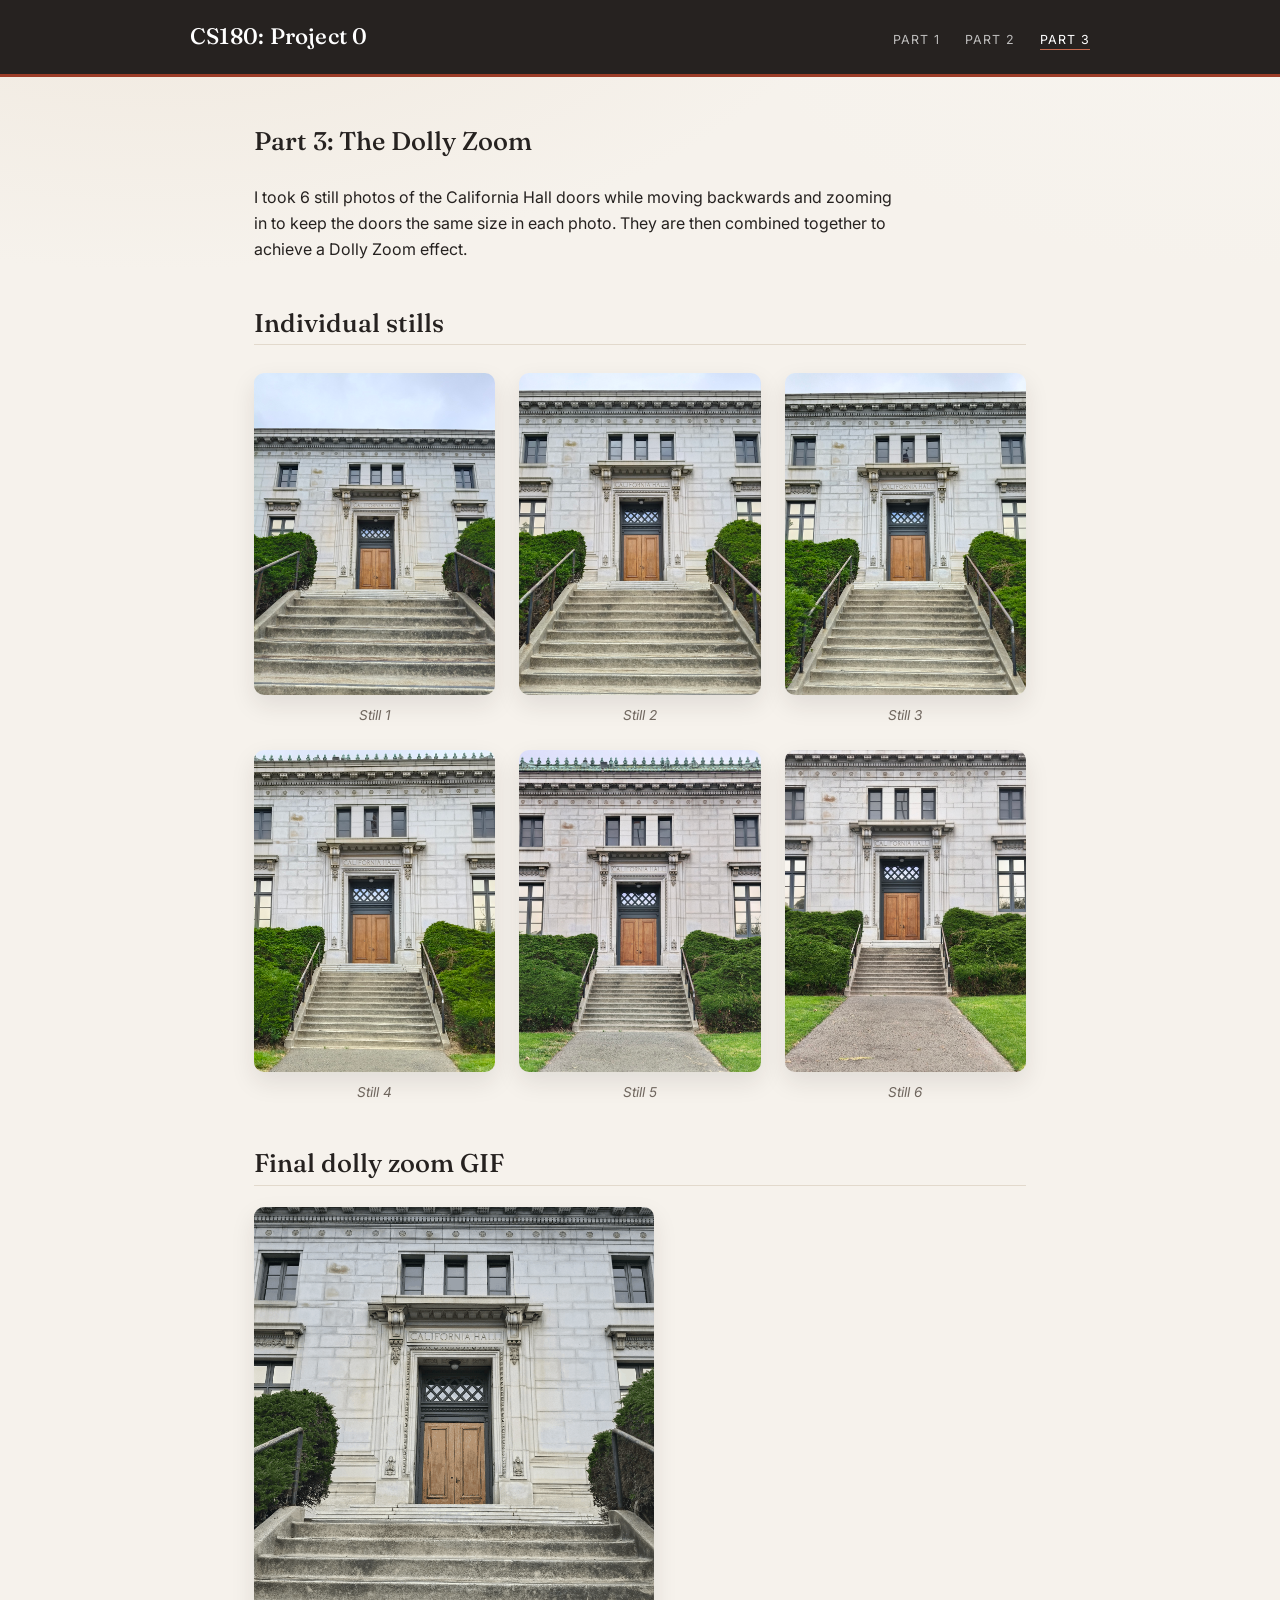
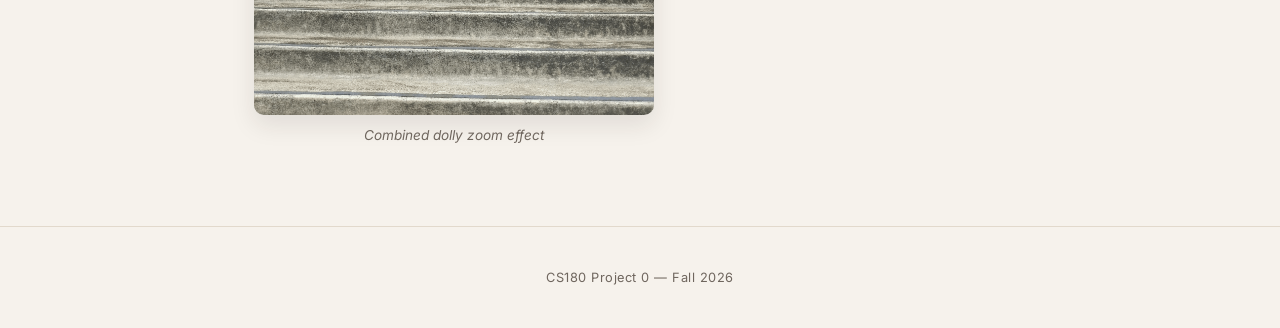
<file: cs180/project0/part_3/index.html>
<!DOCTYPE html>
<html lang="en">

<head>
    <meta charset="UTF-8">
    <meta name="viewport" content="width=device-width, initial-scale=1.0">
    <title>Part 3 -- The Dolly Zoom</title>
    <link rel="stylesheet" href="../../style.css">
</head>

<body>

    <header class="site-header">
        <div class="header-inner">
            <h1 class="site-title"><a href="../index.html">CS180: Project 0</a></h1>
            <nav class="site-nav">
                <a href="../index.html">Part 1</a>
                <a href="../part_2/index.html">Part 2</a>
                <a href="../part_3/index.html" class="active">Part 3</a>
            </nav>
        </div>
    </header>

    <main>
        <h2 style="margin-top: 0; border: none;">Part 3: The Dolly Zoom</h2>

        <p>
            I took 6 still photos of the California Hall doors while moving backwards and
            zooming in to keep the doors the same size in each photo. They are then combined 
            together to achieve a Dolly Zoom effect. 
        </p>

        <h2>Individual stills</h2>
        <div class="media-grid">
            <figure>
                <img src="media/part three 1.jpg">
                <figcaption>Still 1</figcaption>
            </figure>
            <figure>
                <img src="media/part three 2.jpg">
                <figcaption>Still 2</figcaption>
            </figure>
            <figure>
                <img src="media/part three 3.jpg">
                <figcaption>Still 3</figcaption>
            </figure>
            <figure>
                <img src="media/part three 4.jpg">
                <figcaption>Still 4</figcaption>
            </figure>
            <figure>
                <img src="media/part three 5.jpg">
                <figcaption>Still 5</figcaption>
            </figure>
            <figure>
                <img src="media/part three 6.jpg">
                <figcaption>Still 6</figcaption>
            </figure>
        </div>

        <h2>Final dolly zoom GIF</h2>
        <figure style="max-width: 400px;">
            <img src="media/part three final gif.gif">
            <figcaption>Combined dolly zoom effect</figcaption>
        </figure>
    </main>

    <footer class="site-footer">
        CS180 Project 0 &mdash; Fall 2026
    </footer>

</body>

</html>
</file>
<file: cs180/style.css>
/* ============================================
   Shared stylesheet for the whole site.
   Every page links to this ONE file, so a
   change here updates every page at once.
   ============================================ */

@import url("https://fonts.googleapis.com/css2?family=Fraunces:ital,opsz,wght@0,9..144,400;0,9..144,500;0,9..144,600;1,9..144,400&family=Inter:wght@400;500;600&display=swap");

:root {
  --bg: #f6f2ec;
  --bg-tint-a: #efe7dc;
  --bg-tint-b: #f7f4ef;
  --text: #262220;
  --muted: #6f665e;
  --accent: #9c3d28;
  --accent-soft: #c96b4f;
  --border: #e2d9cc;
  --card-bg: #fffdfa;
  --header-bg: #262220;
  --serif: "Fraunces", Georgia, "Times New Roman", serif;
  --sans: "Inter", "Helvetica Neue", Arial, sans-serif;
}

* {
  box-sizing: border-box;
}

body {
  margin: 0;
  font-family: var(--sans);
  color: var(--text);
  background-color: var(--bg);
  background-image:
    radial-gradient(1200px 600px at 12% -10%, var(--bg-tint-a), transparent 60%),
    radial-gradient(1000px 500px at 100% 0%, var(--bg-tint-b), transparent 55%);
  background-attachment: fixed;
  line-height: 1.65;
  -webkit-font-smoothing: antialiased;
}

/* ---------- header / nav ---------- */
header.site-header {
  background: var(--header-bg);
  color: #fff;
  padding: 1.15rem 2rem;
  border-bottom: 3px solid var(--accent);
}

header.site-header .header-inner {
  max-width: 900px;
  margin: 0 auto;
  display: flex;
  justify-content: space-between;
  align-items: baseline;
  flex-wrap: wrap;
  gap: 0.6rem 1rem;
}

header.site-header h1.site-title {
  margin: 0;
  font-family: var(--serif);
  font-weight: 500;
  font-size: 1.4rem;
  letter-spacing: 0.01em;
}

header.site-header h1.site-title a,
header.site-header h1.site-title a:link,
header.site-header h1.site-title a:visited {
  color: #fff;
  text-decoration: none;
  transition: color 0.15s ease;
}

header.site-header h1.site-title a:hover {
  color: var(--accent-soft);
}

nav.site-nav a,
nav.site-nav a:link,
nav.site-nav a:visited {
  color: #fff;
  text-decoration: none;
  margin-left: 1.3rem;
  font-size: 0.78rem;
  text-transform: uppercase;
  letter-spacing: 0.08em;
  opacity: 0.7;
  padding-bottom: 2px;
  border-bottom: 1px solid transparent;
  transition: opacity 0.15s ease, border-color 0.15s ease;
}

nav.site-nav a:hover,
nav.site-nav a.active {
  opacity: 1;
  border-bottom-color: var(--accent-soft);
}

/* ---------- page layout ---------- */
main {
  max-width: 820px;
  margin: 0 auto;
  padding: 3rem 1.5rem 5rem;
}

h2 {
  font-family: var(--serif);
  font-weight: 500;
  font-size: 1.6rem;
  line-height: 1.25;
  border-bottom: 1px solid var(--border);
  padding-bottom: 0.35rem;
  margin-top: 2.75rem;
}

main > p {
  max-width: 65ch;
}

.subtitle {
  font-family: var(--serif);
  font-style: italic;
  font-size: 1.05rem;
  color: var(--muted);
  margin-top: -0.25rem;
}

a {
  color: var(--accent);
}

/* ---------- part cards on the homepage ---------- */
.part-grid {
  display: grid;
  grid-template-columns: repeat(auto-fit, minmax(220px, 1fr));
  gap: 1.25rem;
  margin-top: 1.75rem;
}

.part-card {
  background: var(--card-bg);
  border: 1px solid var(--border);
  border-radius: 14px;
  padding: 1.35rem;
  text-decoration: none;
  color: var(--text);
  display: block;
  transition: transform 0.18s ease, box-shadow 0.18s ease, border-color 0.18s ease;
}

.part-card:hover {
  transform: translateY(-4px);
  border-color: var(--accent-soft);
  box-shadow: 0 14px 30px rgba(38, 34, 32, 0.12);
}

.part-card h3 {
  margin: 0 0 0.4rem;
  font-family: var(--serif);
  font-weight: 600;
  font-size: 1.15rem;
  color: var(--accent);
}

.part-card p {
  margin: 0;
  color: var(--muted);
  font-size: 0.92rem;
}

/* ---------- media placeholders ---------- */
/* Drop this class on a <div> wherever a photo/gif
   still needs to be uploaded. Delete the div and
   replace it with an <img> tag once you have the file. */
.media-grid {
  display: grid;
  grid-template-columns: repeat(auto-fit, minmax(240px, 1fr));
  gap: 1.5rem;
  margin: 1.75rem 0;
}

.media-placeholder {
  aspect-ratio: 4 / 3;
  border: 2px dashed var(--border);
  border-radius: 10px;
  background: var(--card-bg);
  display: flex;
  align-items: center;
  justify-content: center;
  text-align: center;
  color: var(--muted);
  font-size: 0.85rem;
  padding: 1rem;
}

figure {
  margin: 0;
}

figure img {
  width: 100%;
  border-radius: 10px;
  display: block;
  box-shadow: 0 10px 24px rgba(38, 34, 32, 0.1);
}

figcaption {
  text-align: center;
  font-size: 0.85rem;
  font-style: italic;
  color: var(--muted);
  margin-top: 0.55rem;
}

footer.site-footer {
  text-align: center;
  color: var(--muted);
  font-size: 0.8rem;
  letter-spacing: 0.04em;
  padding: 2.5rem 0;
  border-top: 1px solid var(--border);
}
</file>
<file: style.css>
/* ============================================
   Shared stylesheet for the whole site.
   Every page links to this ONE file, so a
   change here updates every page at once.
   ============================================ */

@import url("https://fonts.googleapis.com/css2?family=Fraunces:ital,opsz,wght@0,9..144,400;0,9..144,500;0,9..144,600;1,9..144,400&family=Inter:wght@400;500;600&display=swap");

:root {
  --bg: #f6f2ec;
  --bg-tint-a: #efe7dc;
  --bg-tint-b: #f7f4ef;
  --text: #262220;
  --muted: #6f665e;
  --accent: #9c3d28;
  --accent-soft: #c96b4f;
  --border: #e2d9cc;
  --card-bg: #fffdfa;
  --header-bg: #262220;
  --serif: "Fraunces", Georgia, "Times New Roman", serif;
  --sans: "Inter", "Helvetica Neue", Arial, sans-serif;
}

* {
  box-sizing: border-box;
}

body {
  margin: 0;
  font-family: var(--sans);
  color: var(--text);
  background-color: var(--bg);
  background-image:
    radial-gradient(1200px 600px at 12% -10%, var(--bg-tint-a), transparent 60%),
    radial-gradient(1000px 500px at 100% 0%, var(--bg-tint-b), transparent 55%);
  background-attachment: fixed;
  line-height: 1.65;
  -webkit-font-smoothing: antialiased;
}

/* ---------- header / nav ---------- */
header.site-header {
  background: var(--header-bg);
  color: #fff;
  padding: 1.15rem 2rem;
  border-bottom: 3px solid var(--accent);
}

header.site-header .header-inner {
  max-width: 900px;
  margin: 0 auto;
  display: flex;
  justify-content: space-between;
  align-items: baseline;
  flex-wrap: wrap;
  gap: 0.6rem 1rem;
}

header.site-header h1.site-title {
  margin: 0;
  font-family: var(--serif);
  font-weight: 500;
  font-size: 1.4rem;
  letter-spacing: 0.01em;
}

header.site-header h1.site-title a,
header.site-header h1.site-title a:link,
header.site-header h1.site-title a:visited {
  color: #fff;
  text-decoration: none;
  transition: color 0.15s ease;
}

header.site-header h1.site-title a:hover {
  color: var(--accent-soft);
}

nav.site-nav a,
nav.site-nav a:link,
nav.site-nav a:visited {
  color: #fff;
  text-decoration: none;
  margin-left: 1.3rem;
  font-size: 0.78rem;
  text-transform: uppercase;
  letter-spacing: 0.08em;
  opacity: 0.7;
  padding-bottom: 2px;
  border-bottom: 1px solid transparent;
  transition: opacity 0.15s ease, border-color 0.15s ease;
}

nav.site-nav a:hover,
nav.site-nav a.active {
  opacity: 1;
  border-bottom-color: var(--accent-soft);
}

/* ---------- page layout ---------- */
main {
  max-width: 820px;
  margin: 0 auto;
  padding: 3rem 1.5rem 5rem;
}

h2 {
  font-family: var(--serif);
  font-weight: 500;
  font-size: 1.6rem;
  line-height: 1.25;
  border-bottom: 1px solid var(--border);
  padding-bottom: 0.35rem;
  margin-top: 2.75rem;
}

main > p {
  max-width: 65ch;
}

.subtitle {
  font-family: var(--serif);
  font-style: italic;
  font-size: 1.05rem;
  color: var(--muted);
  margin-top: -0.25rem;
}

a {
  color: var(--accent);
}

/* ---------- part cards on the homepage ---------- */
.part-grid {
  display: grid;
  grid-template-columns: repeat(auto-fit, minmax(220px, 1fr));
  gap: 1.25rem;
  margin-top: 1.75rem;
}

.part-card {
  background: var(--card-bg);
  border: 1px solid var(--border);
  border-radius: 14px;
  padding: 1.35rem;
  text-decoration: none;
  color: var(--text);
  display: block;
  transition: transform 0.18s ease, box-shadow 0.18s ease, border-color 0.18s ease;
}

.part-card:hover {
  transform: translateY(-4px);
  border-color: var(--accent-soft);
  box-shadow: 0 14px 30px rgba(38, 34, 32, 0.12);
}

.part-card h3 {
  margin: 0 0 0.4rem;
  font-family: var(--serif);
  font-weight: 600;
  font-size: 1.15rem;
  color: var(--accent);
}

.part-card p {
  margin: 0;
  color: var(--muted);
  font-size: 0.92rem;
}

/* ---------- media placeholders ---------- */
/* Drop this class on a <div> wherever a photo/gif
   still needs to be uploaded. Delete the div and
   replace it with an <img> tag once you have the file. */
.media-grid {
  display: grid;
  grid-template-columns: repeat(auto-fit, minmax(240px, 1fr));
  gap: 1.5rem;
  margin: 1.75rem 0;
}

.media-placeholder {
  aspect-ratio: 4 / 3;
  border: 2px dashed var(--border);
  border-radius: 10px;
  background: var(--card-bg);
  display: flex;
  align-items: center;
  justify-content: center;
  text-align: center;
  color: var(--muted);
  font-size: 0.85rem;
  padding: 1rem;
}

figure {
  margin: 0;
}

figure img {
  width: 100%;
  border-radius: 10px;
  display: block;
  box-shadow: 0 10px 24px rgba(38, 34, 32, 0.1);
}

figcaption {
  text-align: center;
  font-size: 0.85rem;
  font-style: italic;
  color: var(--muted);
  margin-top: 0.55rem;
}

footer.site-footer {
  text-align: center;
  color: var(--muted);
  font-size: 0.8rem;
  letter-spacing: 0.04em;
  padding: 2.5rem 0;
  border-top: 1px solid var(--border);
}
</file>
